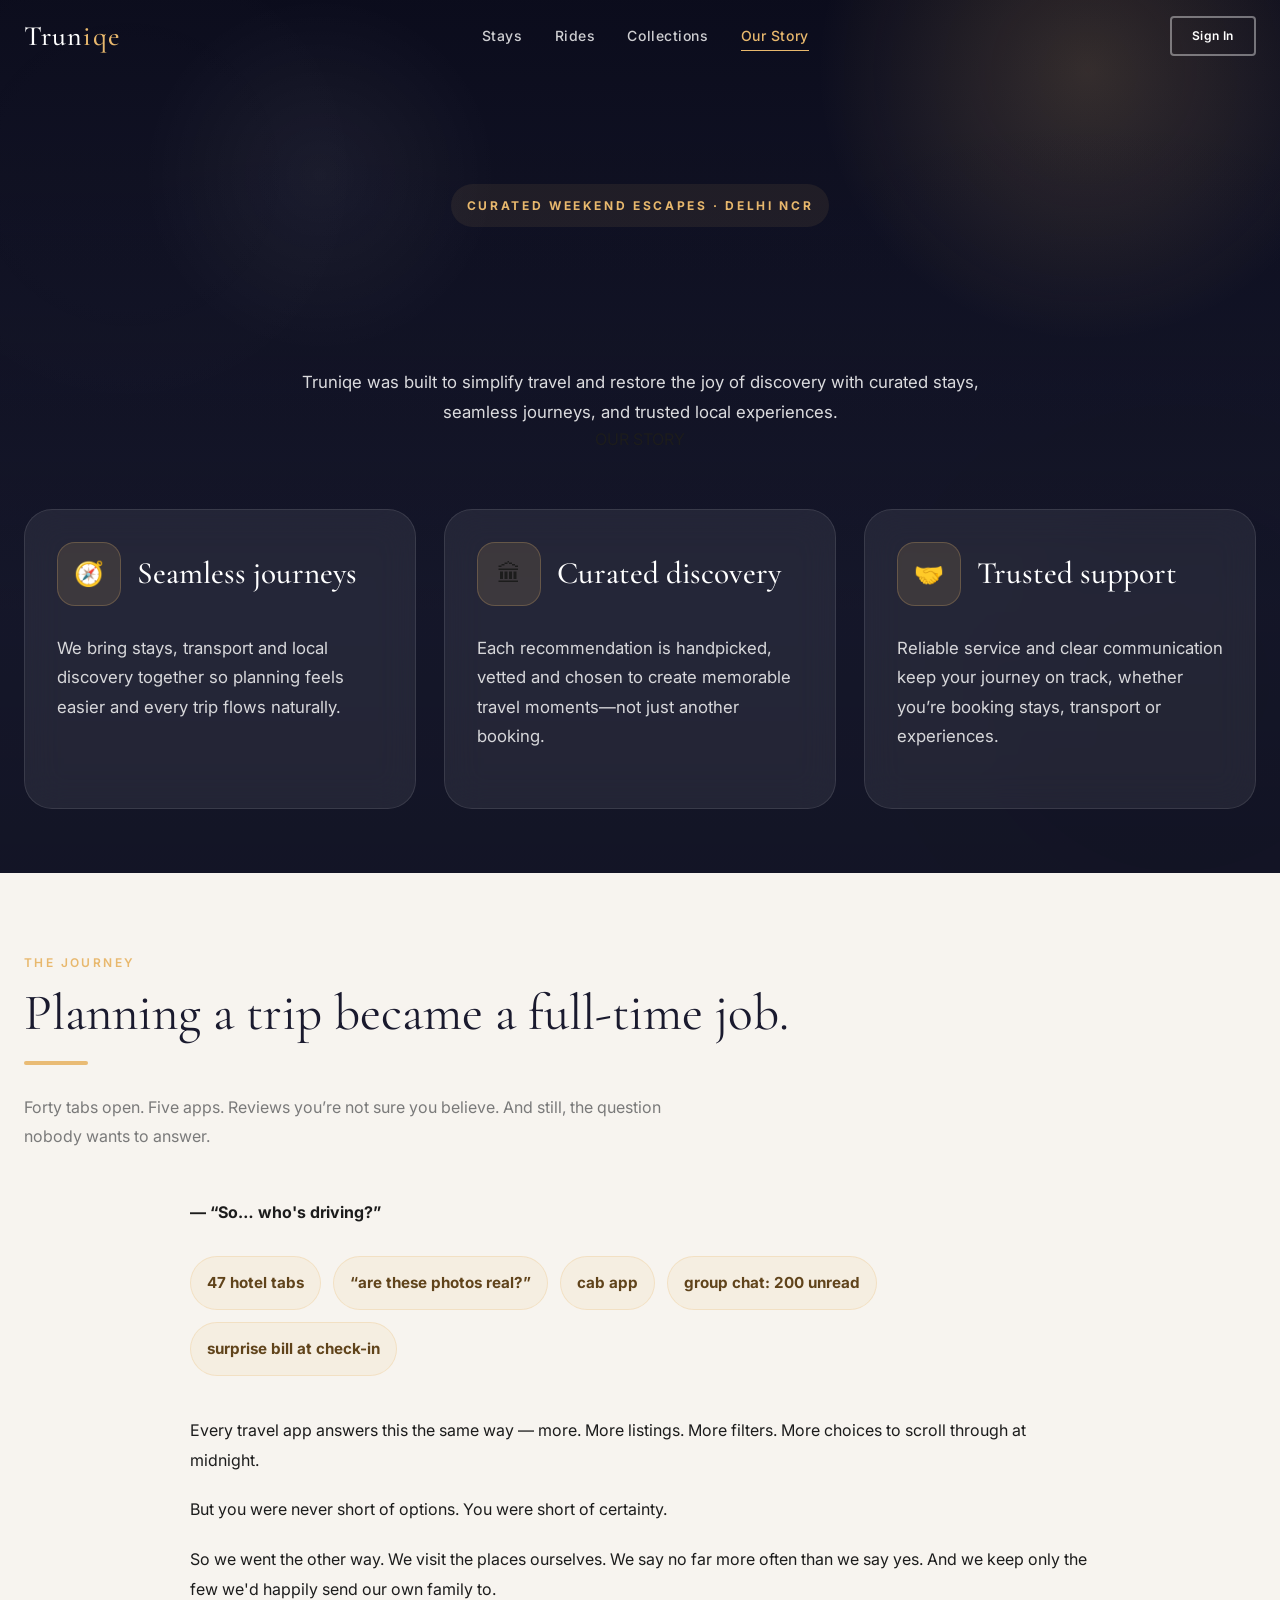
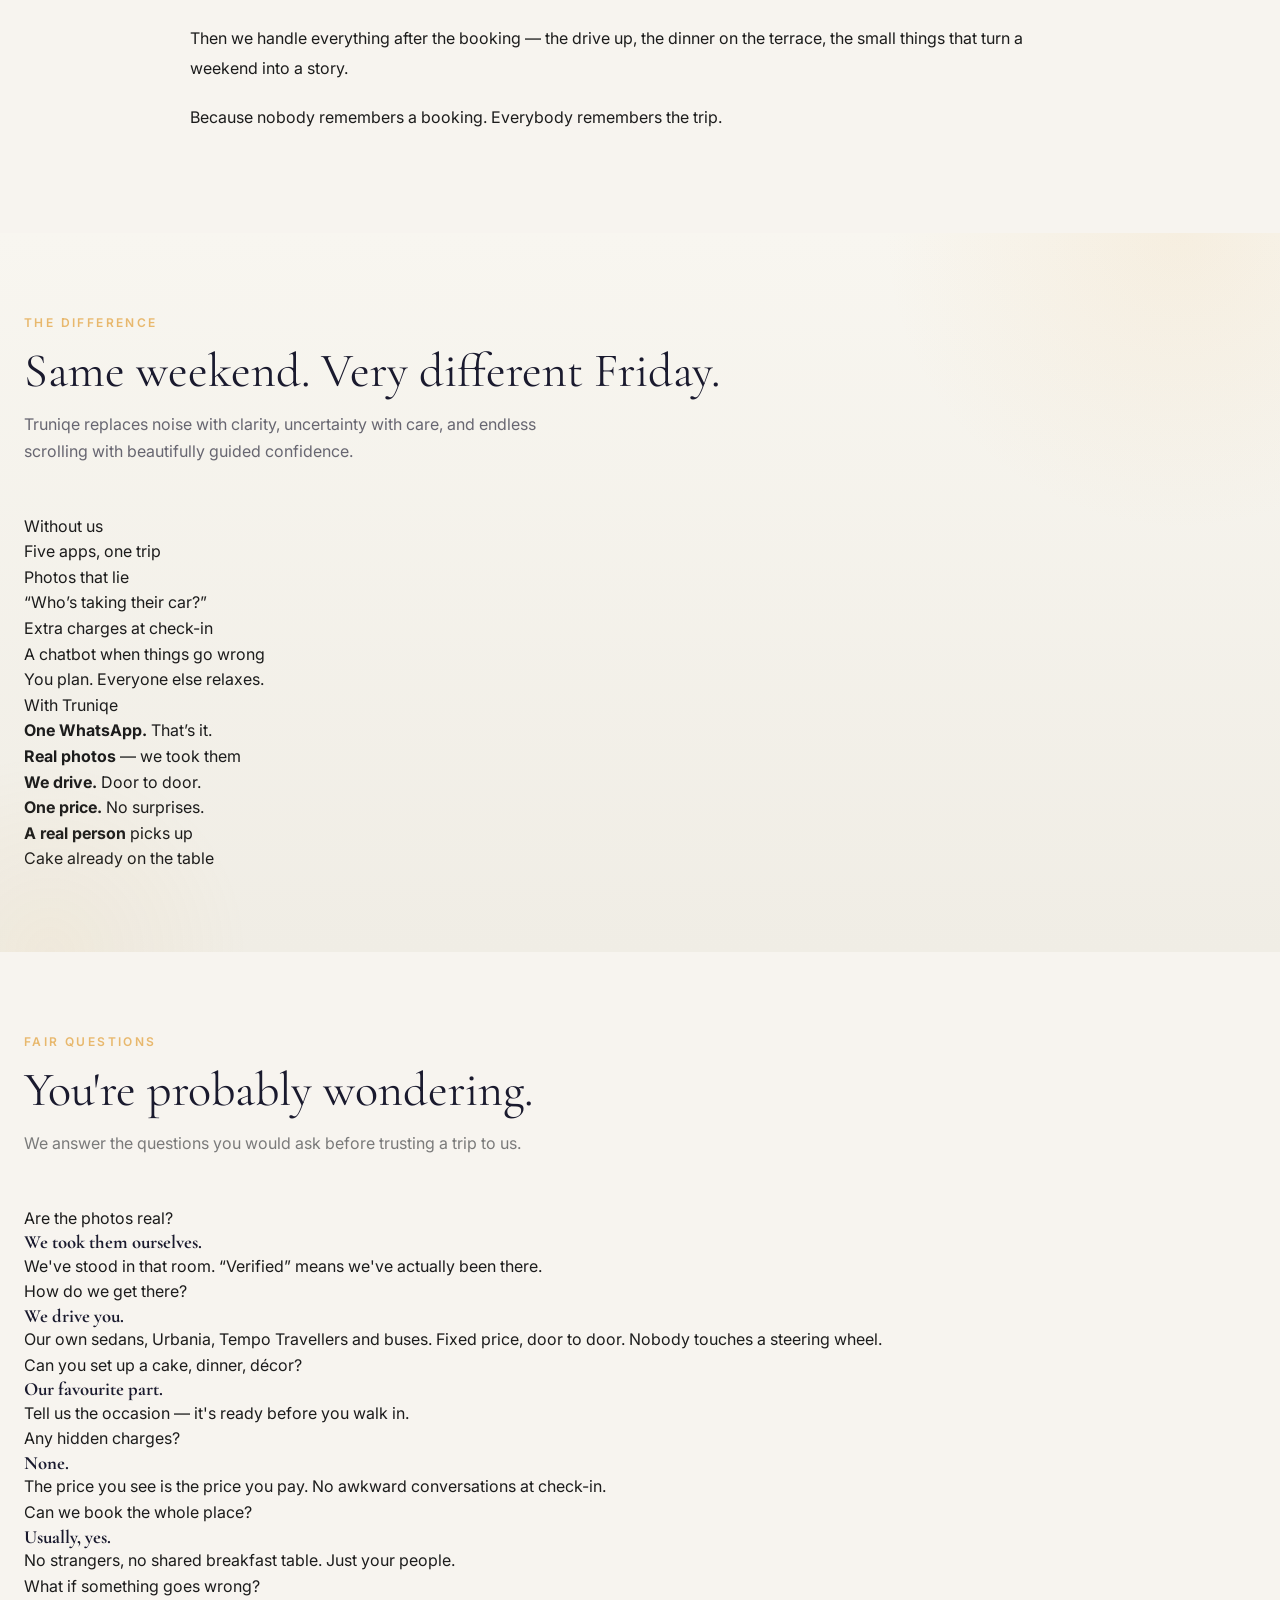
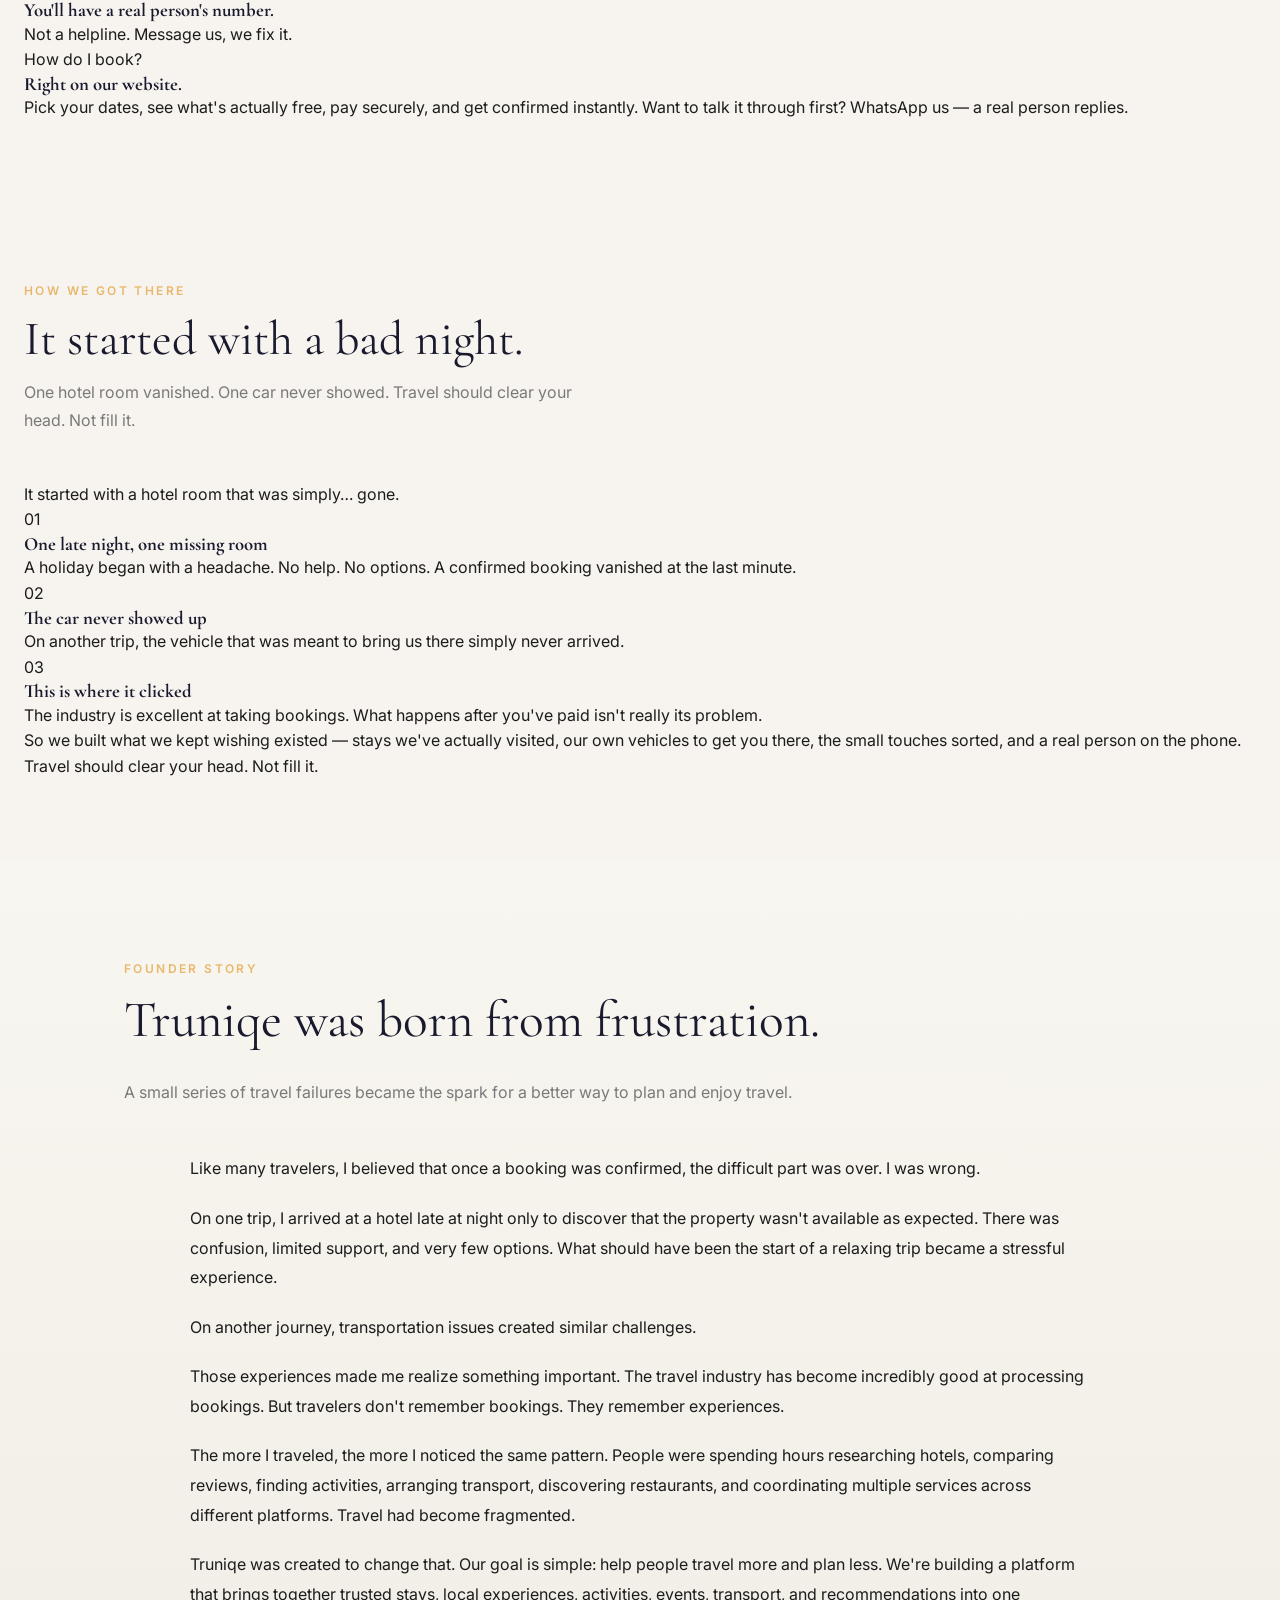
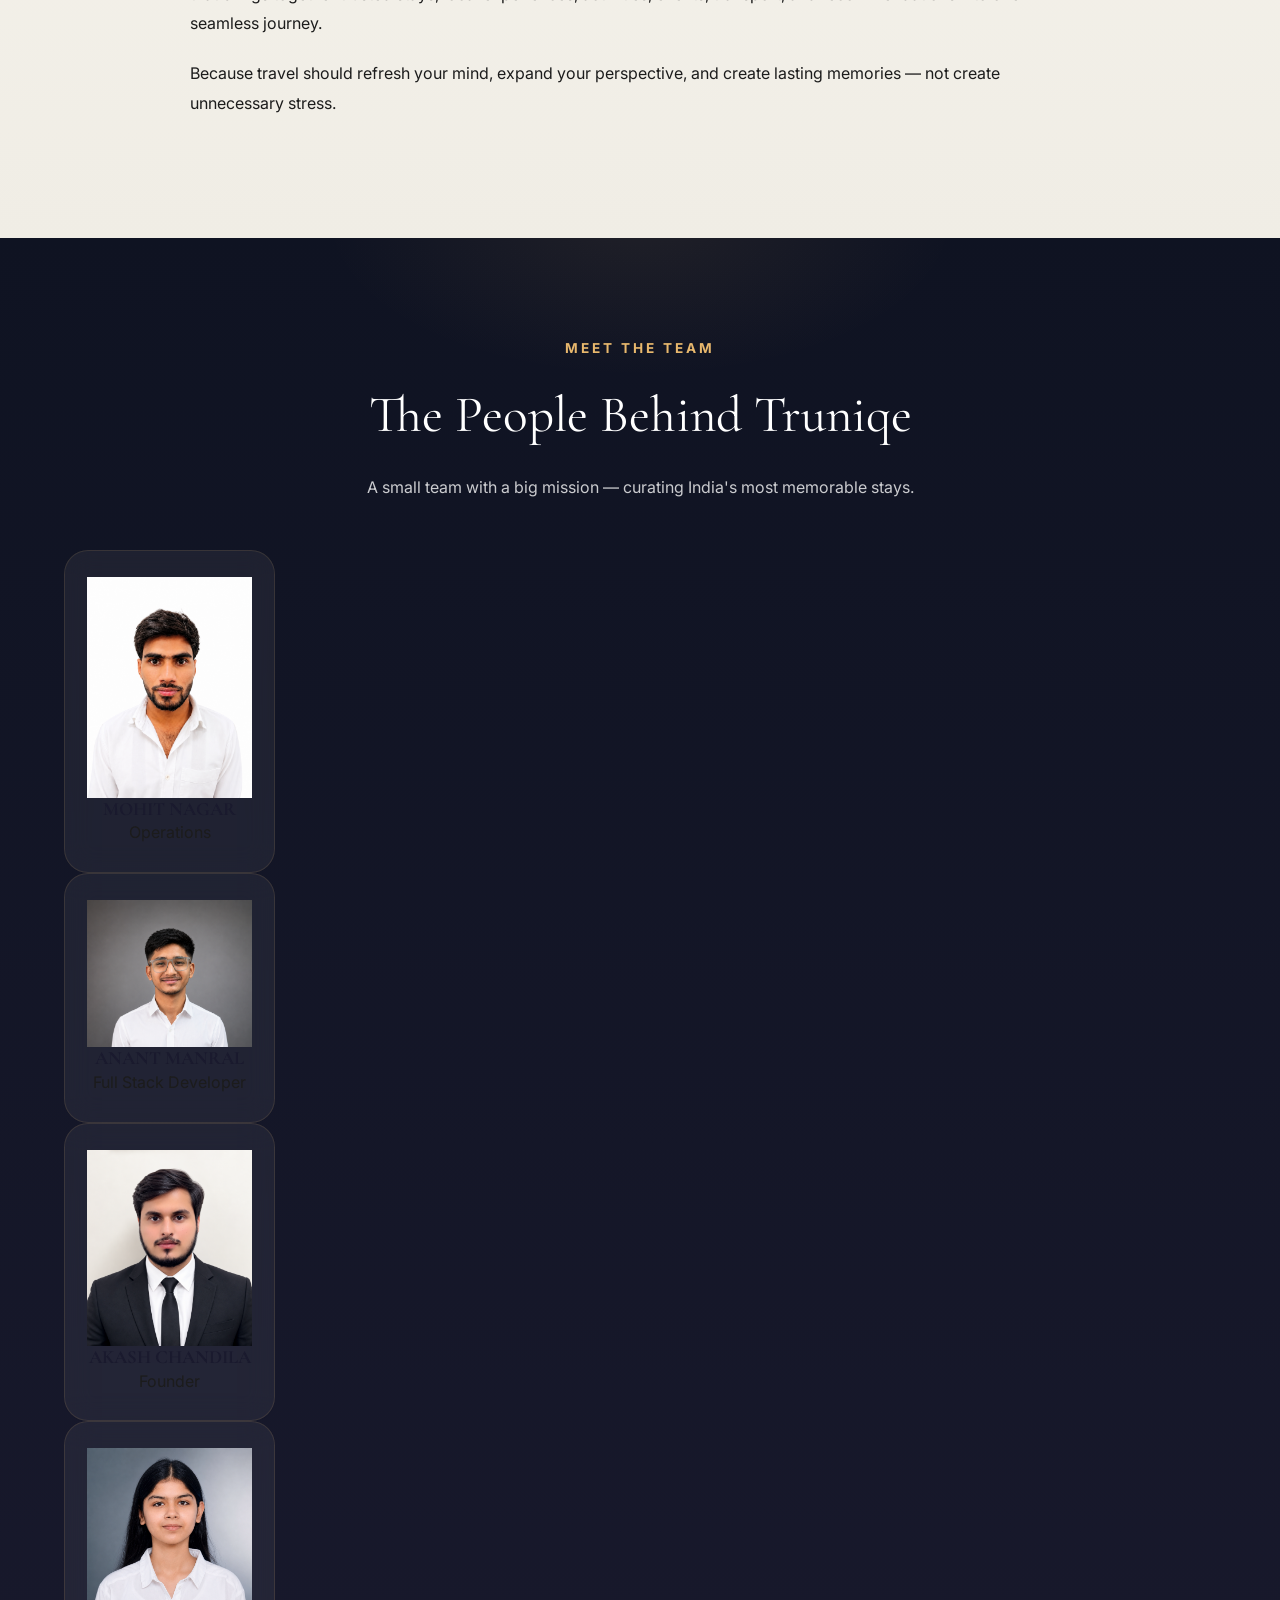
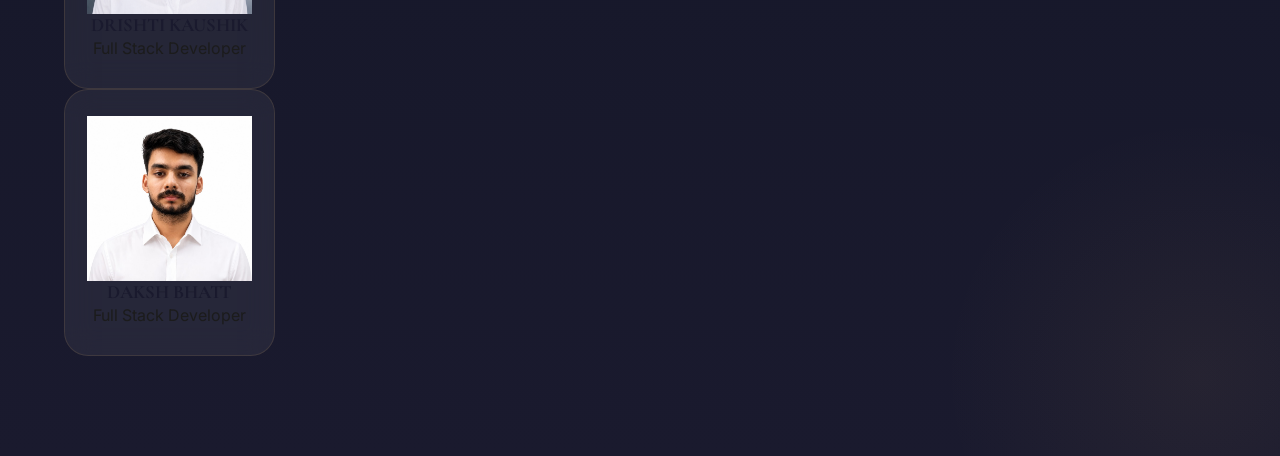
<file: our-story.html>
<!doctype html>
<html lang="en">
  <head>
    <meta charset="UTF-8" />
    <meta name="viewport" content="width=device-width, initial-scale=1.0" />
    <title>Our Story — Truniqe</title>
    <meta
      name="description"
      content="Truniqe brand story: why we exist, what makes us different, and how we help travelers travel more and plan less."
    />
    <meta property="og:title" content="Our Story — Truniqe" />
    <meta
      property="og:description"
      content="Discover the story behind Truniqe: curated stays, trusted journeys, and seamless travel experiences."
    />
    <link
      rel="icon"
      href="data:image/svg+xml,<svg xmlns='http://www.w3.org/2000/svg' viewBox='0 0 100 100'><text y='.9em' font-size='90'>🏛</text></svg>"
    />
    <link rel="stylesheet" href="css/base.css" />
    <link rel="stylesheet" href="css/components.css" />
    <link rel="stylesheet" href="css/pages.css" />
  </head>

  <body>
    <nav
      class="nav nav-transparent"
      id="main-nav"
      role="navigation"
      aria-label="Main navigation"
    >
      <div class="nav-inner">
        <a href="index.html" class="nav-logo" id="nav-logo"
          >Trun<span>iqe</span></a
        >

        <div class="nav-links">
          <a href="/properties.html" class="nav-link">Stays</a>
          <a href="/rides.html" class="nav-link">Rides</a>
          <a href="/properties.html?tag=Design+%26+Heritage" class="nav-link"
            >Collections</a
          >
          <!--<a href="/index.html#why" class="nav-link">About</a>-->
          <a href="/our-story.html" class="nav-link active">Our Story</a>
          <span id="nav-admin-link" style="display: none">
            <a href="/dashboard/admin/index.html" class="nav-link">Admin</a>
          </span>
        </div>

        <div class="nav-actions">
          <a
            href="/auth.html"
            class="btn btn-secondary btn-sm"
            id="nav-auth-btn"
            >Sign In</a
          >
          <button class="nav-hamburger" id="nav-hamburger" aria-label="Menu">
            <span></span><span></span><span></span>
          </button>
        </div>
      </div>
    </nav>

    <div
      class="nav-mobile"
      id="nav-mobile"
      role="dialog"
      aria-label="Mobile navigation"
    >
      <a href="/properties.html" class="nav-link">Stays</a>
      <a href="/rides.html" class="nav-link">Rides</a>
      <a href="/properties.html?tag=Design+%26+Heritage" class="nav-link"
        >Collections</a
      >
      <!--<a href="/index.html#why" class="nav-link">About</a>-->
      <a href="/our-story.html" class="nav-link active">Our Story</a>
      <a
        href="/auth.html"
        class="btn btn-primary btn-sm"
        id="mobile-auth-btn"
        style="margin-top: 8px"
        >Sign In</a
      >
    </div>

    <header class="page-header story-hero">
      <div class="page-header-content">
        <p class="eyebrow page-header-eyebrow">CURATED WEEKEND ESCAPES · DELHI NCR</p>
        <h1 class="page-header-title">
          <span class="story-title-rotator">
            <span class="story-title-slide story-slide-1">Travel more.</span>
            <span class="story-title-slide story-slide-2">Plan less.</span>
            <span class="story-title-slide story-slide-3">Remember more.</span>
          </span>
        </h1>
        <p class="page-header-sub">
          Truniqe was built to simplify travel and restore the joy of discovery
          with curated stays, seamless journeys, and trusted local experiences.
        </p>
        <p class="page-header-meta">OUR STORY</p>
      </div>

      <div class="container story-hero-points">
        <div class="story-points-grid">
          <article class="story-point-card observe-scroll">
            <div class="story-point-heading">
              <div class="story-point-icon">🧭</div>
              <h3>Seamless journeys</h3>
            </div>
            <p>
              We bring stays, transport and local discovery together so planning
              feels easier and every trip flows naturally.
            </p>
          </article>
          <article class="story-point-card observe-scroll">
            <div class="story-point-heading">
              <div class="story-point-icon">🏛</div>
              <h3>Curated discovery</h3>
            </div>
            <p>
              Each recommendation is handpicked, vetted and chosen to create
              memorable travel moments—not just another booking.
            </p>
          </article>
          <article class="story-point-card observe-scroll">
            <div class="story-point-heading">
              <div class="story-point-icon">🤝</div>
              <h3>Trusted support</h3>
            </div>
            <p>
              Reliable service and clear communication keep your journey on
              track, whether you’re booking stays, transport or experiences.
            </p>
          </article>
        </div>
      </div>
    </header>

    <main>
      <section class="section journey-section">
        <div class="container">
          <div class="section-header observe-scroll">
            <p class="eyebrow">The Journey</p>
            <h2 class="section-title">Planning a trip became a full-time job.</h2>
            <p class="section-subtitle">
              Forty tabs open. Five apps. Reviews you’re not sure you believe.
              And still, the question nobody wants to answer.
            </p>
          </div>

          <div class="story-content journey-story observe-scroll" data-animation="fade-in-up">
            <p>
              <strong>— “So… who's driving?”</strong>
            </p>
            <div class="story-tags">
              <span class="story-tag">47 hotel tabs</span>
              <span class="story-tag">“are these photos real?”</span>
              <span class="story-tag">cab app</span>
              <span class="story-tag">group chat: 200 unread</span>
              <span class="story-tag">surprise bill at check-in</span>
            </div>
            <p>
              Every travel app answers this the same way — more. More listings.
              More filters. More choices to scroll through at midnight.
            </p>
            <p class="story-emphasis">
              But you were never short of options. You were short of certainty.
            </p>
            <p>
              So we went the other way. We visit the places ourselves. We say no
              far more often than we say yes. And we keep only the few we'd happily
              send our own family to.
            </p>
            <p>
              Then we handle everything after the booking — the drive up, the dinner
              on the terrace, the small things that turn a weekend into a story.
            </p>
            <p class="story-emphasis">
              Because nobody remembers a booking. Everybody remembers the trip.
            </p>
          </div>

        </div>
      </section>

      <section class="section difference-section">
        <div class="container">
          <div class="section-header observe-scroll">
            <p class="eyebrow">The Difference</p>
            <h2 class="section-title">Same weekend. Very different Friday.</h2>
            <p class="section-subtitle">
              Truniqe replaces noise with clarity, uncertainty with care, and endless
              scrolling with beautifully guided confidence.
            </p>
          </div>

          <div class="difference-frame observe-scroll" data-animation="fade-in-up">
            <div class="difference-panel difference-panel--before observe-scroll" data-animation="zoom-in">
              <div class="difference-panel-title">Without us</div>
              <div class="difference-list">
                <div class="difference-item">Five apps, one trip</div>
                <div class="difference-item">Photos that lie</div>
                <div class="difference-item">“Who’s taking their car?”</div>
                <div class="difference-item">Extra charges at check-in</div>
                <div class="difference-item">A chatbot when things go wrong</div>
                <div class="difference-item">You plan. Everyone else relaxes.</div>
              </div>
            </div>

            <div class="difference-panel difference-panel--after observe-scroll" data-animation="zoom-in">
              <div class="difference-panel-title">With Truniqe</div>
              <div class="difference-list difference-list--highlight">
                <div class="difference-item"><strong>One WhatsApp.</strong> That’s it.</div>
                <div class="difference-item"><strong>Real photos</strong> — we took them</div>
                <div class="difference-item"><strong>We drive.</strong> Door to door.</div>
                <div class="difference-item"><strong>One price.</strong> No surprises.</div>
                <div class="difference-item"><strong>A real person</strong> picks up</div>
                <div class="difference-item">Cake already on the table</div>
              </div>
            </div>
          </div>
        </div>
      </section>

      <section class="section fair-questions-section">
        <div class="container">
          <div class="section-header observe-scroll">
            <p class="eyebrow">Fair Questions</p>
            <h2 class="section-title observe-scroll">You're probably wondering.</h2>
            <p class="section-subtitle">
              We answer the questions you would ask before trusting a trip to us.
            </p>
          </div>

          <div class="question-list">
            <article class="question-card question-card--left observe-scroll" data-animation="fade-in-left">
              <div class="question-card-inner">
                <div class="question-card-tag">Are the photos real?</div>
                <h3>We took them ourselves.</h3>
                <p>
                  We've stood in that room. “Verified” means we've actually been there.
                </p>
              </div>
            </article>

            <article class="question-card question-card--right observe-scroll" data-animation="fade-in-right">
              <div class="question-card-inner">
                <div class="question-card-tag">How do we get there?</div>
                <h3>We drive you.</h3>
                <p>
                  Our own sedans, Urbania, Tempo Travellers and buses. Fixed price,
                  door to door. Nobody touches a steering wheel.
                </p>
              </div>
            </article>

            <article class="question-card question-card--left observe-scroll" data-animation="fade-in-left">
              <div class="question-card-inner">
                <div class="question-card-tag">Can you set up a cake, dinner, décor?</div>
                <h3>Our favourite part.</h3>
                <p>
                  Tell us the occasion — it's ready before you walk in.
                </p>
              </div>
            </article>

            <article class="question-card question-card--right observe-scroll" data-animation="fade-in-right">
              <div class="question-card-inner">
                <div class="question-card-tag">Any hidden charges?</div>
                <h3>None.</h3>
                <p>
                  The price you see is the price you pay. No awkward conversations at check-in.
                </p>
              </div>
            </article>

            <article class="question-card question-card--left observe-scroll" data-animation="fade-in-left">
              <div class="question-card-inner">
                <div class="question-card-tag">Can we book the whole place?</div>
                <h3>Usually, yes.</h3>
                <p>
                  No strangers, no shared breakfast table. Just your people.
                </p>
              </div>
            </article>

            <article class="question-card question-card--right observe-scroll" data-animation="fade-in-right">
              <div class="question-card-inner">
                <div class="question-card-tag">What if something goes wrong?</div>
                <h3>You'll have a real person's number.</h3>
                <p>
                  Not a helpline. Message us, we fix it.
                </p>
              </div>
            </article>

            <article class="question-card question-card--left observe-scroll" data-animation="fade-in-left">
              <div class="question-card-inner">
                <div class="question-card-tag">How do I book?</div>
                <h3>Right on our website.</h3>
                <p>
                  Pick your dates, see what's actually free, pay securely, and get confirmed instantly.
                  Want to talk it through first? WhatsApp us — a real person replies.
                </p>
              </div>
            </article>
          </div>
        </div>
      </section>

      <section class="section timeline-section">
        <div class="container">
          <div class="section-header observe-scroll">
            <p class="eyebrow">How We Got There</p>
            <h2 class="section-title">It started with a bad night.</h2>
            <p class="section-subtitle">
              One hotel room vanished. One car never showed. Travel should clear your head. Not fill it.
            </p>
          </div>

          <div class="timeline-shell">
            <div class="timeline-quote observe-scroll" data-animation="fade-in-left">
              <span>It started with a hotel room that was simply… gone.</span>
            </div>

            <div class="timeline-track">
              <div class="timeline-point observe-scroll" data-animation="fade-in-up" data-animation-delay="100">
                <span class="timeline-marker">01</span>
                <div class="timeline-content">
                  <h3>One late night, one missing room</h3>
                  <p>
                    A holiday began with a headache. No help. No options. A confirmed booking vanished at the last minute.
                  </p>
                </div>
              </div>

              <div class="timeline-point observe-scroll" data-animation="fade-in-up" data-animation-delay="220">
                <span class="timeline-marker">02</span>
                <div class="timeline-content">
                  <h3>The car never showed up</h3>
                  <p>
                    On another trip, the vehicle that was meant to bring us there simply never arrived.
                  </p>
                </div>
              </div>

              <div class="timeline-point observe-scroll" data-animation="fade-in-up" data-animation-delay="340">
                <span class="timeline-marker">03</span>
                <div class="timeline-content">
                  <h3>This is where it clicked</h3>
                  <p>
                    The industry is excellent at taking bookings. What happens after you've paid isn't really its problem.
                  </p>
                </div>
              </div>
            </div>

            <div class="timeline-highlight observe-scroll" data-animation="scale-in" data-animation-delay="520">
              <p>
                So we built what we kept wishing existed — stays we've actually visited, our own vehicles to get you there,
                the small touches sorted, and a real person on the phone.
              </p>
              <p>Travel should clear your head. Not fill it.</p>
            </div>
          </div>
        </div>
      </section>

      <section class="section bg-white founder-section">
        <div class="container">
          <div class="section-header observe-scroll">
            <p class="eyebrow">Founder Story</p>
            <h2 class="section-title">Truniqe was born from frustration.</h2>
            <p class="section-subtitle">
              A small series of travel failures became the spark for a better
              way to plan and enjoy travel.
            </p>
          </div>

          <div class="story-content observe-scroll">
            <p>
              Like many travelers, I believed that once a booking was confirmed,
              the difficult part was over. I was wrong.
            </p>
            <p>
              On one trip, I arrived at a hotel late at night only to discover
              that the property wasn't available as expected. There was
              confusion, limited support, and very few options. What should have
              been the start of a relaxing trip became a stressful experience.
            </p>
            <p>
              On another journey, transportation issues created similar
              challenges.
            </p>
            <p>
              Those experiences made me realize something important. The travel
              industry has become incredibly good at processing bookings. But
              travelers don't remember bookings. They remember experiences.
            </p>
            <p>
              The more I traveled, the more I noticed the same pattern. People
              were spending hours researching hotels, comparing reviews, finding
              activities, arranging transport, discovering restaurants, and
              coordinating multiple services across different platforms. Travel
              had become fragmented.
            </p>
            <p>
              Truniqe was created to change that. Our goal is simple: help
              people travel more and plan less. We're building a platform that
              brings together trusted stays, local experiences, activities,
              events, transport, and recommendations into one seamless journey.
            </p>
            <p>
              Because travel should refresh your mind, expand your perspective,
              and create lasting memories — not create unnecessary stress.
            </p>
          </div>
        </div>
      </section>

      <!-- ============================================================
         TEAM SECTION — Faces Behind Truniqe
         Dark editorial luxury (Navy + Gold)
============================================================ -->
      <section class="team-section" aria-labelledby="team-heading">
        <div class="team-container">
          <!-- Section Header -->
          <div class="section-header" id="team-header">
            <p class="eyebrow">Meet the Team</p>
            <h2 class="section-title" id="team-heading">
              The People Behind Truniqe
            </h2>
            <p class="section-subtitle">
              A small team with a big mission — curating India's most memorable
              stays.
            </p>
          </div>

          <!-- Team Slider -->
          <div class="team-slider-wrapper">
            <div id="team-viewport" class="team-viewport" tabindex="0" aria-label="Team members carousel">
              <div class="team-track">
                <!-- Team Member 1 -->
                <article class="team-card" data-index="0">
                  <div class="team-image-wrapper">
                    <img
                      src="images/team/mohit.png"
                      alt="MOHIT NAGAR"
                      class="team-image"
                      loading="lazy"
                      onerror="
                        this.style.display = 'none';
                        this.nextElementSibling.style.display = 'flex';
                      "
                    />
                    <div class="team-avatar-fallback" style="display: none">MN</div>
                  </div>
                  <h3 class="team-name">MOHIT NAGAR</h3>
                  <p class="team-role">Operations</p>
                </article>

                <!-- Team Member 2 -->
                <article class="team-card" data-index="1">
                  <div class="team-image-wrapper">
                    <img
                      src="images/team/anant.png"
                      alt="ANANT MANRAL"
                      class="team-image"
                      loading="lazy"
                      onerror="
                        this.style.display = 'none';
                        this.nextElementSibling.style.display = 'flex';
                      "
                    />
                    <div class="team-avatar-fallback" style="display: none">AM</div>
                  </div>
                  <h3 class="team-name">ANANT MANRAL</h3>
                  <p class="team-role">Full Stack Developer</p>
                </article>

                <!-- Team Member 3 — Featured (Center) -->
                <article class="team-card team-card--featured" data-index="2">
                  <div class="team-image-wrapper">
                    <img
                      src="images/team/akash.png"
                      alt="AKASH CHANDILA"
                      class="team-image"
                      loading="lazy"
                      onerror="
                        this.style.display = 'none';
                        this.nextElementSibling.style.display = 'flex';
                      "
                    />
                    <div class="team-avatar-fallback" style="display: none">AC</div>
                  </div>
                  <h3 class="team-name">AKASH CHANDILA</h3>
                  <p class="team-role">Founder</p>
                </article>

                <!-- Team Member 4 -->
                <article class="team-card" data-index="3">
                  <div class="team-image-wrapper">
                    <img
                      src="images/team/drishti.png"
                      alt="DRISHTI KAUSHIK"
                      class="team-image"
                      loading="lazy"
                      onerror="
                        this.style.display = 'none';
                        this.nextElementSibling.style.display = 'flex';
                      "
                    />
                    <div class="team-avatar-fallback" style="display: none">DK</div>
                  </div>
                  <h3 class="team-name">DRISHTI KAUSHIK</h3>
                  <p class="team-role">Full Stack Developer</p>
                </article>

                <!-- Team Member 5 -->
                <article class="team-card" data-index="4">
                  <div class="team-image-wrapper">
                    <img
                      src="images/team/daksh.jpeg"
                      alt="DAKSH BHATT"
                      class="team-image"
                      loading="lazy"
                      onerror="
                        this.style.display = 'none';
                        this.nextElementSibling.style.display = 'flex';
                      "
                    />
                    <div class="team-avatar-fallback" style="display: none">DB</div>
                  </div>
                  <h3 class="team-name">DAKSH BHATT</h3>
                  <p class="team-role">Full Stack Developer</p>
                </article>
              </div>
            </div>
            <div class="team-controls">
              <button id="team-carousel-prev" class="team-arrow team-arrow--prev" type="button" aria-label="Previous team member">‹</button>
              <button id="team-carousel-next" class="team-arrow team-arrow--next" type="button" aria-label="Next team member">›</button>
            </div>
          </div>
        </div>
      </section>
    </main>

    <script>
      document
        .getElementById("nav-hamburger")
        ?.addEventListener("click", function () {
          this.classList.toggle("open");
          document.getElementById("nav-mobile")?.classList.toggle("open");
        });
      document.addEventListener("click", function (event) {
        const mobileMenu = document.getElementById("nav-mobile");
        const hamburger = document.getElementById("nav-hamburger");
        if (!mobileMenu || !hamburger) return;
        if (
          !mobileMenu.contains(event.target) &&
          !hamburger.contains(event.target) &&
          mobileMenu.classList.contains("open")
        ) {
          mobileMenu.classList.remove("open");
          hamburger.classList.remove("open");
        }
      });
      // IntersectionObserver for scroll-triggered animations
      (function () {
        if (window.matchMedia("(prefers-reduced-motion: reduce)").matches)
          return;
        const els = document.querySelectorAll(".observe-scroll");
        if (!els.length) return;
        const io = new IntersectionObserver(
          (entries, obs) => {
            entries.forEach((entry) => {
              if (entry.isIntersecting) {
                const animation = entry.target.dataset.animation || "fade-in-up";
                entry.target.classList.add(`animate-${animation}`);
                const delay = parseInt(entry.target.dataset.animationDelay, 10);
                if (!Number.isNaN(delay)) {
                  entry.target.style.animationDelay = `${delay}ms`;
                }
                obs.unobserve(entry.target);
              }
            });
          },
          { root: null, rootMargin: "0px 0px -8% 0px", threshold: 0.12 },
        );
        els.forEach((el, i) => {
          // small stagger via CSS variable if desired
          el.style.animationDelay = i * 90 + "ms";
          io.observe(el);
        });
      })();

      // simple nav background toggle on scroll to match other pages
      (function () {
        const nav = document.getElementById("main-nav");
        const onScroll = () => {
          if (!nav) return;
          if (window.scrollY > 64) nav.classList.add("nav-solid");
          else nav.classList.remove("nav-solid");
        };
        onScroll();
        window.addEventListener("scroll", onScroll, { passive: true });
      })();
    </script>

    <!-- Team section animations -->
    <script src="js/team.js"></script>
  </body>
</html>
</file>
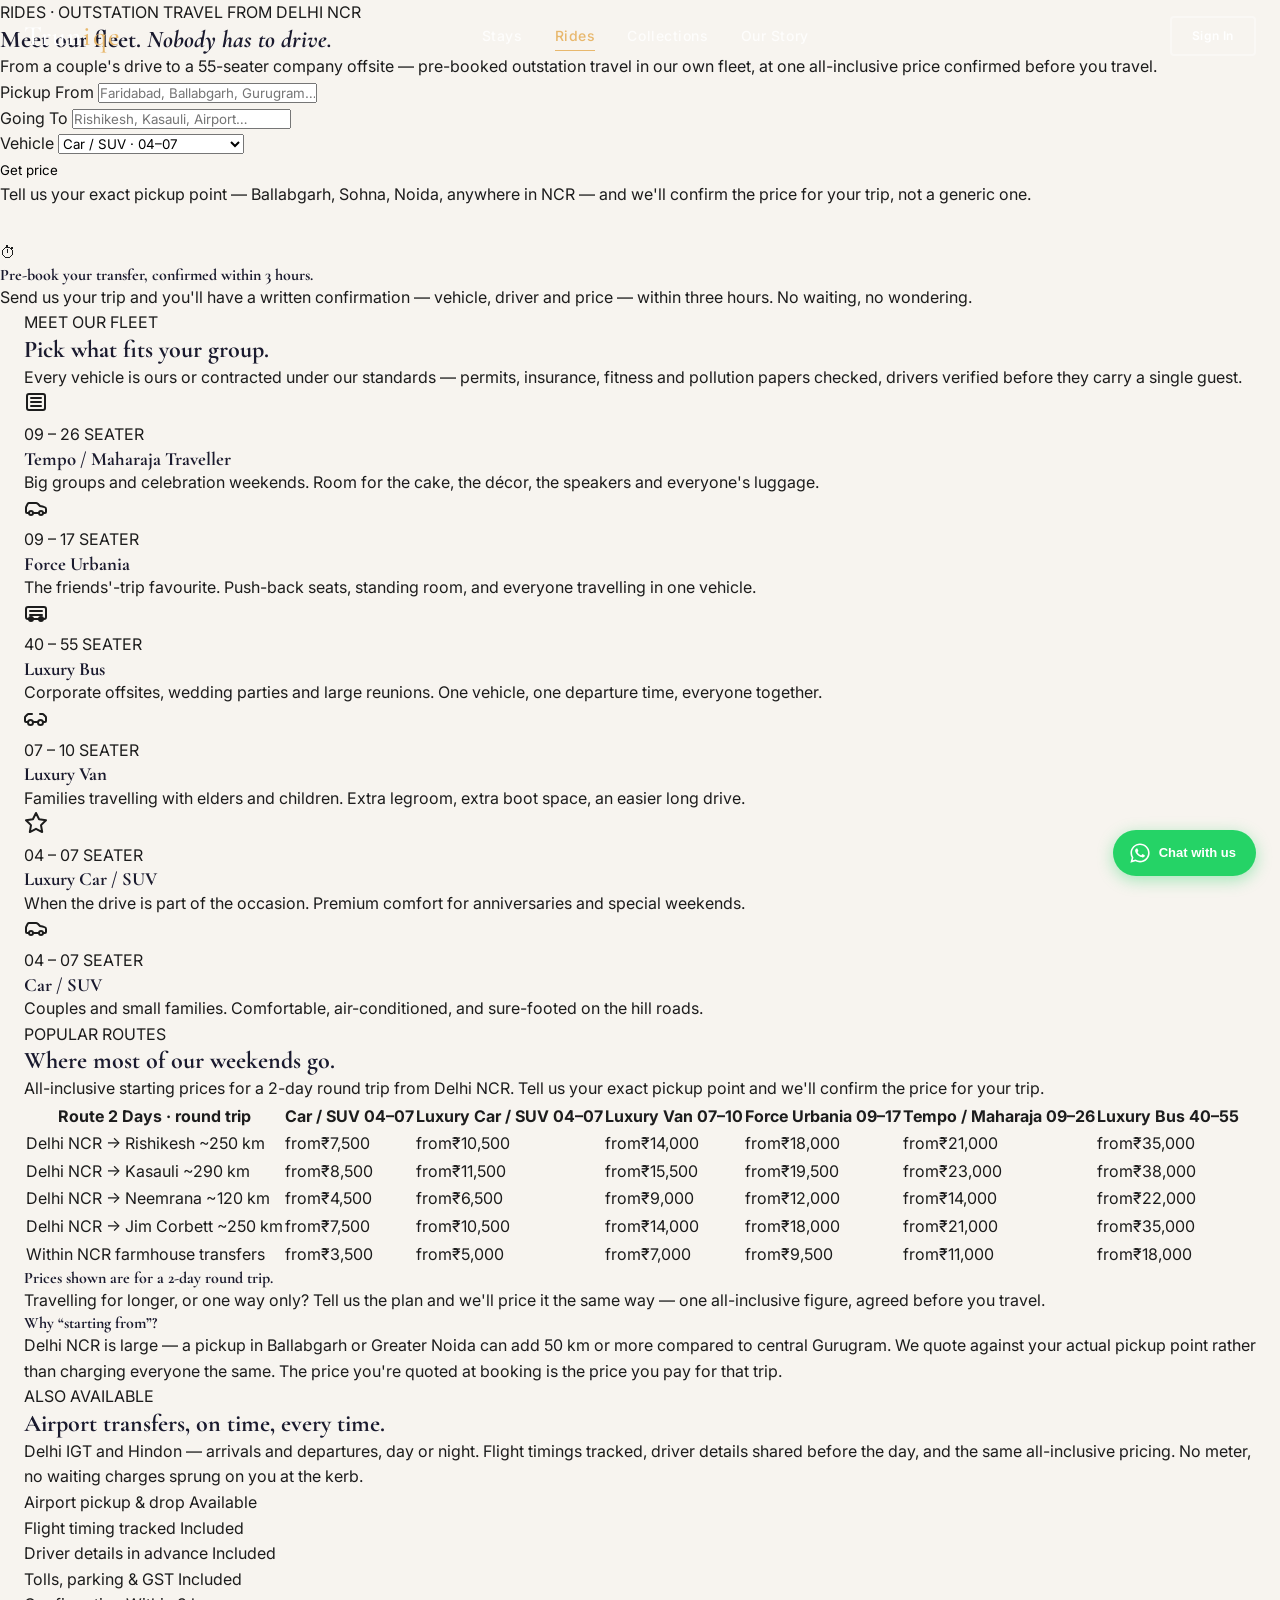
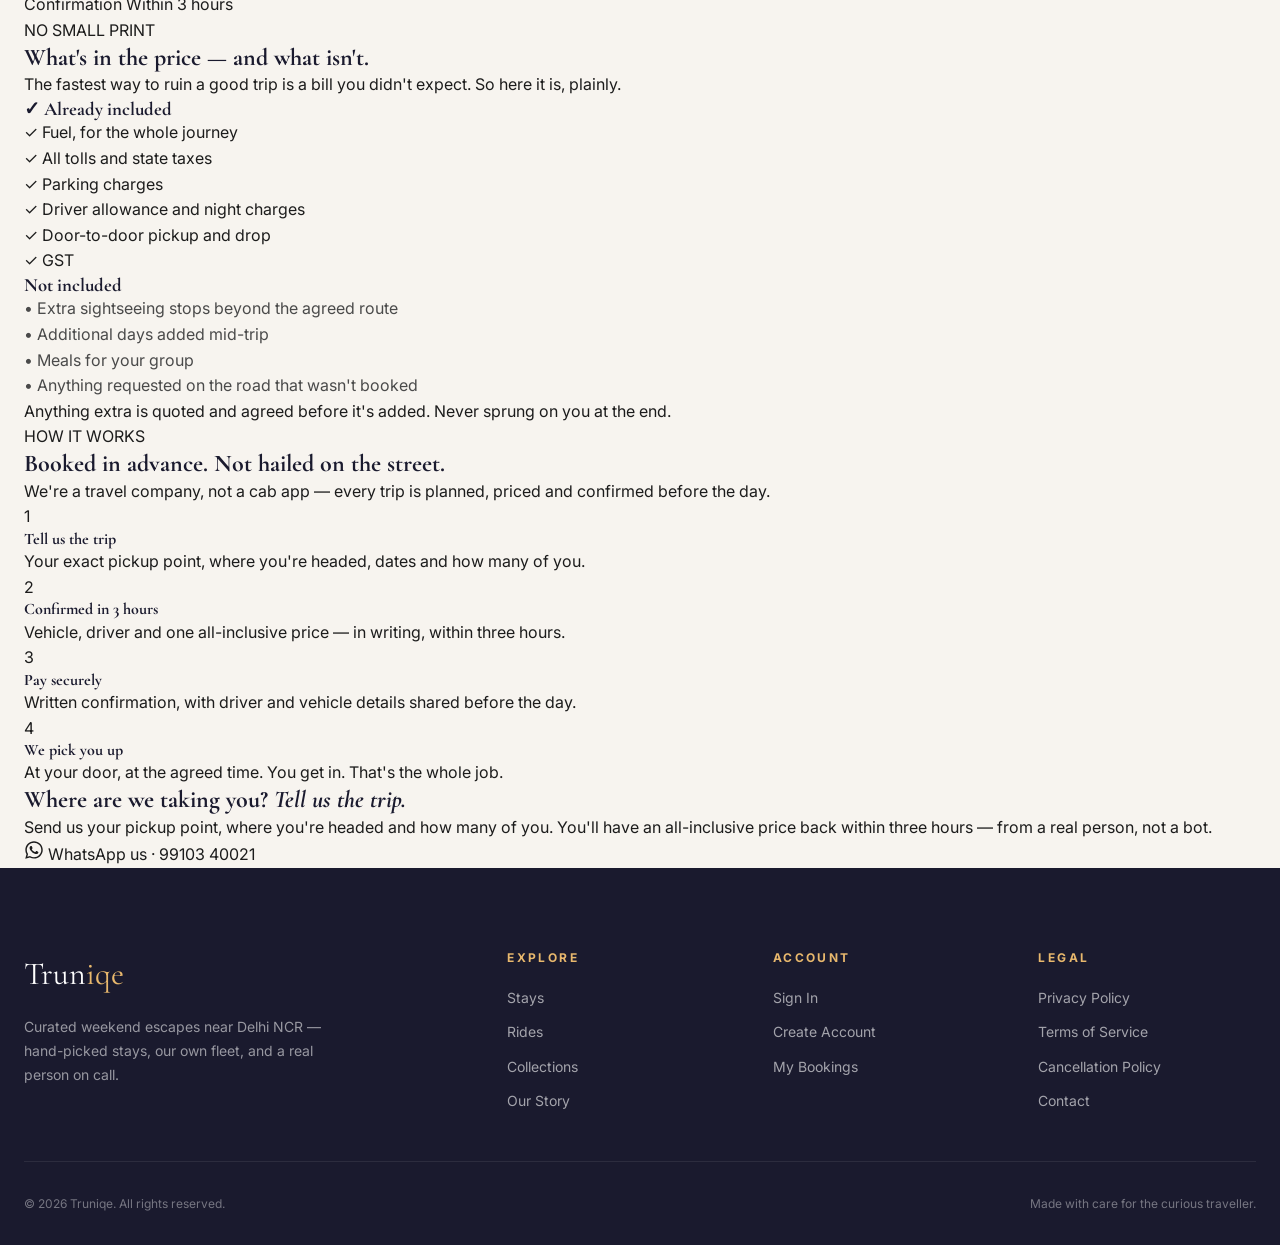
<file: rides.html>
<!doctype html>
<html lang="en">
  <head>
    <meta charset="UTF-8" />
    <meta name="viewport" content="width=device-width, initial-scale=1.0" />
    <title>Rides — Outstation Fleet & Travel | Truniqe</title>
    <meta
      name="description"
      content="Pre-booked outstation travel from Delhi NCR in our own verified fleet. All-inclusive pricing, zero hidden charges, confirmed within 3 hours."
    />
    <meta property="og:title" content="Rides — Outstation Fleet & Travel | Truniqe" />
    <meta
      property="og:description"
      content="From couples' weekend getaways to 55-seater corporate offsites — pre-booked outstation travel in our own fleet."
    />
    <link
      rel="icon"
      href="data:image/svg+xml,<svg xmlns='http://www.w3.org/2000/svg' viewBox='0 0 100 100'><text y='.9em' font-size='90'>🚘</text></svg>"
    />
    <link rel="stylesheet" href="/css/base.css" />
    <link rel="stylesheet" href="/css/components.css" />
    <link rel="stylesheet" href="/css/pages.css" />
  </head>

  <body>
    <!-- ===================== NAVIGATION ===================== -->
    <nav
      class="nav nav-transparent"
      id="main-nav"
      role="navigation"
      aria-label="Main navigation"
    >
      <div class="nav-inner">
        <a href="index.html" class="nav-logo" id="nav-logo"
          >Trun<span>iqe</span></a
        >

        <div class="nav-links">
          <a href="/properties.html" class="nav-link">Stays</a>
          <a href="/rides.html" class="nav-link active">Rides</a>
          <a href="/properties.html?tag=Design+%26+Heritage" class="nav-link"
            >Collections</a
          >
          <a href="/our-story.html" class="nav-link">Our Story</a>
          <span id="nav-admin-link" style="display: none">
            <a href="/dashboard/admin/index.html" class="nav-link">Admin</a>
          </span>
        </div>

        <div class="nav-actions">
          <a
            href="/auth.html"
            class="btn btn-secondary btn-sm"
            id="nav-auth-btn"
            >Sign In</a
          >

          <div
            id="nav-user-menu"
            style="
              display: none;
              position: relative;
              align-items: center;
              gap: var(--sp-3);
            "
          >
            <a
              href="/dashboard/index.html"
              class="nav-link"
              style="color: rgba(255, 255, 255, 0.8)"
              >My Bookings</a
            >
            <div
              class="nav-avatar-placeholder"
              id="nav-user-avatar"
              onclick="
                document
                  .getElementById('nav-user-dropdown')
                  .classList.toggle('open')
              "
            >
              <span id="nav-user-initial">U</span>
            </div>
            <div
              id="nav-user-dropdown"
              style="
                display: none;
                position: absolute;
                top: 100%;
                right: 0;
                margin-top: 8px;
                background: white;
                border-radius: 12px;
                box-shadow: var(--shadow-lg);
                padding: 8px 0;
                min-width: 160px;
                z-index: 100;
              "
            >
              <a
                href="/dashboard/index.html"
                style="
                  display: block;
                  padding: 8px 16px;
                  color: var(--navy);
                  text-decoration: none;
                  font-size: 14px;
                "
                >My Dashboard</a
              >
              <a
                href="#"
                id="nav-logout-btn"
                style="
                  display: block;
                  padding: 8px 16px;
                  color: var(--error);
                  text-decoration: none;
                  font-size: 14px;
                "
                >Sign Out</a
              >
            </div>
          </div>

          <button class="nav-hamburger" id="nav-hamburger" aria-label="Menu">
            <span></span><span></span><span></span>
          </button>
        </div>
      </div>
    </nav>

    <!-- Mobile Nav -->
    <div
      class="nav-mobile"
      id="nav-mobile"
      role="dialog"
      aria-label="Mobile navigation"
    >
      <a href="/properties.html" class="nav-link">Stays</a>
      <a href="/rides.html" class="nav-link active">Rides</a>
      <a href="/properties.html?tag=Design+%26+Heritage" class="nav-link"
        >Collections</a
      >
      <a href="/our-story.html" class="nav-link">Our Story</a>
      <a
        href="/auth.html"
        class="btn btn-primary btn-sm"
        id="mobile-auth-btn"
        style="margin-top: 8px"
        >Sign In</a
      >
    </div>

    <!-- ===================== HERO SECTION ===================== -->
    <section class="rides-hero">
      <div class="rides-hero-inner">
        <span class="rides-eyebrow">RIDES · OUTSTATION TRAVEL FROM DELHI NCR</span>
        <h1 class="rides-hero-title">
          Meet our fleet.
          <em>Nobody has to drive.</em>
        </h1>
        <p class="rides-hero-desc">
          From a couple's drive to a 55-seater company offsite — pre-booked outstation travel in our own fleet, at one all-inclusive price confirmed before you travel.
        </p>

        <!-- Search / Quote Card -->
        <div class="rides-search-card">
          <form id="rides-quote-form" onsubmit="handleRidesQuote(event)">
            <div class="rides-search-grid">
              <div class="rides-input-group">
                <label class="rides-input-label" for="pickup-from">Pickup From</label>
                <input
                  type="text"
                  id="pickup-from"
                  class="rides-input"
                  placeholder="Faridabad, Ballabgarh, Gurugram…"
                  required
                />
              </div>

              <div class="rides-input-group">
                <label class="rides-input-label" for="going-to">Going To</label>
                <input
                  type="text"
                  id="going-to"
                  class="rides-input"
                  placeholder="Rishikesh, Kasauli, Airport…"
                  required
                />
              </div>

              <div class="rides-input-group">
                <label class="rides-input-label" for="vehicle-type">Vehicle</label>
                <select id="vehicle-type" class="rides-select" required>
                  <option value="Car / SUV (04–07 Seater)">Car / SUV · 04–07</option>
                  <option value="Luxury Car / SUV (04–07 Seater)">Luxury Car / SUV · 04–07</option>
                  <option value="Luxury Van (07–10 Seater)">Luxury Van · 07–10</option>
                  <option value="Force Urbania (09–17 Seater)">Force Urbania · 09–17</option>
                  <option value="Tempo / Maharaja (09–26 Seater)">Tempo / Maharaja · 09–26</option>
                  <option value="Luxury Bus (40–55 Seater)">Luxury Bus · 40–55</option>
                </select>
              </div>

              <button type="submit" class="btn-rides-search">Get price</button>
            </div>
          </form>
        </div>

        <p class="rides-search-note">
          Tell us your exact pickup point — Ballabgarh, Sohna, Noida, anywhere in NCR — and we'll confirm the price for your trip, not a generic one.
        </p>

        <!-- Notice Box -->
        <div class="rides-notice-box" style="margin-top: 32px;">
          <div class="rides-notice-icon">⏱</div>
          <div class="rides-notice-content">
            <h4>Pre-book your transfer, confirmed within 3 hours.</h4>
            <p>
              Send us your trip and you'll have a written confirmation — vehicle, driver and price — within three hours. No waiting, no wondering.
            </p>
          </div>
        </div>
      </div>
    </section>

    <!-- ===================== MEET OUR FLEET ===================== -->
    <section class="rides-section rides-section-surface" id="fleet">
      <div class="container">
        <div class="rides-section-header">
          <span class="rides-section-eyebrow">MEET OUR FLEET</span>
          <h2 class="rides-section-title">Pick what fits your group.</h2>
          <p class="rides-section-sub">
            Every vehicle is ours or contracted under our standards — permits, insurance, fitness and pollution papers checked, drivers verified before they carry a single guest.
          </p>
        </div>

        <div class="rides-fleet-grid">
          <!-- Card 1 -->
          <div class="rides-fleet-card">
            <div class="rides-fleet-icon">
              <svg width="24" height="24" viewBox="0 0 24 24" fill="none" stroke="currentColor" stroke-width="2" stroke-linecap="round" stroke-linejoin="round"><rect x="3" y="4" width="18" height="16" rx="2"/><path d="M7 8h10"/><path d="M7 12h10"/><path d="M7 16h10"/></svg>
            </div>
            <span class="rides-fleet-badge">09 – 26 SEATER</span>
            <h3 class="rides-fleet-title">Tempo / Maharaja Traveller</h3>
            <p class="rides-fleet-desc">
              Big groups and celebration weekends. Room for the cake, the décor, the speakers and everyone's luggage.
            </p>
          </div>

          <!-- Card 2 -->
          <div class="rides-fleet-card">
            <div class="rides-fleet-icon">
              <svg width="24" height="24" viewBox="0 0 24 24" fill="none" stroke="currentColor" stroke-width="2" stroke-linecap="round" stroke-linejoin="round"><path d="M19 17h2c.6 0 1-.4 1-1v-3c0-.9-.7-1.7-1.5-1.9C18.7 10.6 16 10 16 10s-1.3-1.4-2.2-2.3c-.5-.4-1.1-.7-1.8-.7H5c-.6 0-1.1.4-1.4.9l-1.4 2.9A3.7 3.7 0 0 0 2 12v4c0 .6.4 1 1 1h2"/><circle cx="7" cy="17" r="2"/><path d="M9 17h6"/><circle cx="17" cy="17" r="2"/></svg>
            </div>
            <span class="rides-fleet-badge">09 – 17 SEATER</span>
            <h3 class="rides-fleet-title">Force Urbania</h3>
            <p class="rides-fleet-desc">
              The friends'-trip favourite. Push-back seats, standing room, and everyone travelling in one vehicle.
            </p>
          </div>

          <!-- Card 3 -->
          <div class="rides-fleet-card">
            <div class="rides-fleet-icon">
              <svg width="24" height="24" viewBox="0 0 24 24" fill="none" stroke="currentColor" stroke-width="2" stroke-linecap="round" stroke-linejoin="round"><rect x="2" y="6" width="20" height="12" rx="2"/><circle cx="7" cy="18" r="2"/><circle cx="17" cy="18" r="2"/><path d="M6 10h12"/><path d="M6 14h12"/></svg>
            </div>
            <span class="rides-fleet-badge">40 – 55 SEATER</span>
            <h3 class="rides-fleet-title">Luxury Bus</h3>
            <p class="rides-fleet-desc">
              Corporate offsites, wedding parties and large reunions. One vehicle, one departure time, everyone together.
            </p>
          </div>

          <!-- Card 4 -->
          <div class="rides-fleet-card">
            <div class="rides-fleet-icon">
              <svg width="24" height="24" viewBox="0 0 24 24" fill="none" stroke="currentColor" stroke-width="2" stroke-linecap="round" stroke-linejoin="round"><path d="M14 16H9m10 0h2a1 1 0 0 0 1-1v-3.5a1.5 1.5 0 0 0-.44-1.06l-2-2A1.5 1.5 0 0 0 18.5 8H16M4 16H2a1 1 0 0 1-1-1v-3.5a1.5 1.5 0 0 1 .44-1.06l2-2A1.5 1.5 0 0 1 4.5 8H8"/><circle cx="6.5" cy="16.5" r="2.5"/><circle cx="16.5" cy="16.5" r="2.5"/></svg>
            </div>
            <span class="rides-fleet-badge">07 – 10 SEATER</span>
            <h3 class="rides-fleet-title">Luxury Van</h3>
            <p class="rides-fleet-desc">
              Families travelling with elders and children. Extra legroom, extra boot space, an easier long drive.
            </p>
          </div>

          <!-- Card 5 -->
          <div class="rides-fleet-card">
            <div class="rides-fleet-icon">
              <svg width="24" height="24" viewBox="0 0 24 24" fill="none" stroke="currentColor" stroke-width="2" stroke-linecap="round" stroke-linejoin="round"><polygon points="12 2 15.09 8.26 22 9.27 17 14.14 18.18 21.02 12 17.77 5.82 21.02 7 14.14 2 9.27 8.91 8.26 12 2"/></svg>
            </div>
            <span class="rides-fleet-badge">04 – 07 SEATER</span>
            <h3 class="rides-fleet-title">Luxury Car / SUV</h3>
            <p class="rides-fleet-desc">
              When the drive is part of the occasion. Premium comfort for anniversaries and special weekends.
            </p>
          </div>

          <!-- Card 6 -->
          <div class="rides-fleet-card">
            <div class="rides-fleet-icon">
              <svg width="24" height="24" viewBox="0 0 24 24" fill="none" stroke="currentColor" stroke-width="2" stroke-linecap="round" stroke-linejoin="round"><path d="M19 17h2c.6 0 1-.4 1-1v-3c0-.9-.7-1.7-1.5-1.9C18.7 10.6 16 10 16 10s-1.3-1.4-2.2-2.3c-.5-.4-1.1-.7-1.8-.7H5c-.6 0-1.1.4-1.4.9l-1.4 2.9A3.7 3.7 0 0 0 2 12v4c0 .6.4 1 1 1h2"/><circle cx="7" cy="17" r="2"/><path d="M9 17h6"/><circle cx="17" cy="17" r="2"/></svg>
            </div>
            <span class="rides-fleet-badge">04 – 07 SEATER</span>
            <h3 class="rides-fleet-title">Car / SUV</h3>
            <p class="rides-fleet-desc">
              Couples and small families. Comfortable, air-conditioned, and sure-footed on the hill roads.
            </p>
          </div>
        </div>
      </div>
    </section>

    <!-- ===================== POPULAR ROUTES ===================== -->
    <section class="rides-section rides-section-muted" id="routes">
      <div class="container">
        <div class="rides-section-header">
          <span class="rides-section-eyebrow">POPULAR ROUTES</span>
          <h2 class="rides-section-title">Where most of our weekends go.</h2>
          <p class="rides-section-sub">
            All-inclusive starting prices for a 2-day round trip from Delhi NCR. Tell us your exact pickup point and we'll confirm the price for your trip.
          </p>
        </div>

        <div class="rides-table-wrapper">
          <table class="rides-table">
            <thead>
              <tr>
                <th>Route <span>2 Days · round trip</span></th>
                <th>Car / SUV <span>04–07</span></th>
                <th>Luxury Car / SUV <span>04–07</span></th>
                <th>Luxury Van <span>07–10</span></th>
                <th>Force Urbania <span>09–17</span></th>
                <th>Tempo / Maharaja <span>09–26</span></th>
                <th>Luxury Bus <span>40–55</span></th>
              </tr>
            </thead>
            <tbody>
              <tr>
                <td>
                  <span class="rides-route-name">Delhi NCR → Rishikesh</span>
                  <span class="rides-route-dist">~250 km</span>
                </td>
                <td><span class="rides-price-prefix">from</span><span class="rides-price-val">₹7,500</span></td>
                <td><span class="rides-price-prefix">from</span><span class="rides-price-val">₹10,500</span></td>
                <td><span class="rides-price-prefix">from</span><span class="rides-price-val">₹14,000</span></td>
                <td><span class="rides-price-prefix">from</span><span class="rides-price-val">₹18,000</span></td>
                <td><span class="rides-price-prefix">from</span><span class="rides-price-val">₹21,000</span></td>
                <td><span class="rides-price-prefix">from</span><span class="rides-price-val">₹35,000</span></td>
              </tr>
              <tr>
                <td>
                  <span class="rides-route-name">Delhi NCR → Kasauli</span>
                  <span class="rides-route-dist">~290 km</span>
                </td>
                <td><span class="rides-price-prefix">from</span><span class="rides-price-val">₹8,500</span></td>
                <td><span class="rides-price-prefix">from</span><span class="rides-price-val">₹11,500</span></td>
                <td><span class="rides-price-prefix">from</span><span class="rides-price-val">₹15,500</span></td>
                <td><span class="rides-price-prefix">from</span><span class="rides-price-val">₹19,500</span></td>
                <td><span class="rides-price-prefix">from</span><span class="rides-price-val">₹23,000</span></td>
                <td><span class="rides-price-prefix">from</span><span class="rides-price-val">₹38,000</span></td>
              </tr>
              <tr>
                <td>
                  <span class="rides-route-name">Delhi NCR → Neemrana</span>
                  <span class="rides-route-dist">~120 km</span>
                </td>
                <td><span class="rides-price-prefix">from</span><span class="rides-price-val">₹4,500</span></td>
                <td><span class="rides-price-prefix">from</span><span class="rides-price-val">₹6,500</span></td>
                <td><span class="rides-price-prefix">from</span><span class="rides-price-val">₹9,000</span></td>
                <td><span class="rides-price-prefix">from</span><span class="rides-price-val">₹12,000</span></td>
                <td><span class="rides-price-prefix">from</span><span class="rides-price-val">₹14,000</span></td>
                <td><span class="rides-price-prefix">from</span><span class="rides-price-val">₹22,000</span></td>
              </tr>
              <tr>
                <td>
                  <span class="rides-route-name">Delhi NCR → Jim Corbett</span>
                  <span class="rides-route-dist">~250 km</span>
                </td>
                <td><span class="rides-price-prefix">from</span><span class="rides-price-val">₹7,500</span></td>
                <td><span class="rides-price-prefix">from</span><span class="rides-price-val">₹10,500</span></td>
                <td><span class="rides-price-prefix">from</span><span class="rides-price-val">₹14,000</span></td>
                <td><span class="rides-price-prefix">from</span><span class="rides-price-val">₹18,000</span></td>
                <td><span class="rides-price-prefix">from</span><span class="rides-price-val">₹21,000</span></td>
                <td><span class="rides-price-prefix">from</span><span class="rides-price-val">₹35,000</span></td>
              </tr>
              <tr>
                <td>
                  <span class="rides-route-name">Within NCR</span>
                  <span class="rides-route-dist">farmhouse transfers</span>
                </td>
                <td><span class="rides-price-prefix">from</span><span class="rides-price-val">₹3,500</span></td>
                <td><span class="rides-price-prefix">from</span><span class="rides-price-val">₹5,000</span></td>
                <td><span class="rides-price-prefix">from</span><span class="rides-price-val">₹7,000</span></td>
                <td><span class="rides-price-prefix">from</span><span class="rides-price-val">₹9,500</span></td>
                <td><span class="rides-price-prefix">from</span><span class="rides-price-val">₹11,000</span></td>
                <td><span class="rides-price-prefix">from</span><span class="rides-price-val">₹18,000</span></td>
              </tr>
            </tbody>
          </table>
        </div>

        <div class="rides-info-grid">
          <div class="rides-info-card">
            <h4>Prices shown are for a 2-day round trip.</h4>
            <p>
              Travelling for longer, or one way only? Tell us the plan and we'll price it the same way — one all-inclusive figure, agreed before you travel.
            </p>
          </div>
          <div class="rides-info-card">
            <h4>Why “starting from”?</h4>
            <p>
              Delhi NCR is large — a pickup in Ballabgarh or Greater Noida can add 50 km or more compared to central Gurugram. We quote against your actual pickup point rather than charging everyone the same. The price you're quoted at booking is the price you pay for that trip.
            </p>
          </div>
        </div>
      </div>
    </section>

    <!-- ===================== AIRPORT TRANSFERS ===================== -->
    <section class="rides-section rides-section-dark" id="airport">
      <div class="container">
        <div class="rides-airport-grid">
          <div>
            <span class="rides-section-eyebrow">ALSO AVAILABLE</span>
            <h2 class="rides-section-title">Airport transfers, on time, every time.</h2>
            <p class="rides-section-sub">
              Delhi IGT and Hindon — arrivals and departures, day or night. Flight timings tracked, driver details shared before the day, and the same all-inclusive pricing. No meter, no waiting charges sprung on you at the kerb.
            </p>
          </div>

          <div class="rides-airport-table">
            <div class="rides-airport-row">
              <span class="rides-airport-label">Airport pickup & drop</span>
              <span class="rides-airport-badge">Available</span>
            </div>
            <div class="rides-airport-row">
              <span class="rides-airport-label">Flight timing tracked</span>
              <span class="rides-airport-badge">Included</span>
            </div>
            <div class="rides-airport-row">
              <span class="rides-airport-label">Driver details in advance</span>
              <span class="rides-airport-badge">Included</span>
            </div>
            <div class="rides-airport-row">
              <span class="rides-airport-label">Tolls, parking & GST</span>
              <span class="rides-airport-badge">Included</span>
            </div>
            <div class="rides-airport-row">
              <span class="rides-airport-label">Confirmation</span>
              <span class="rides-airport-badge">Within 3 hours</span>
            </div>
          </div>
        </div>
      </div>
    </section>

    <!-- ===================== WHAT'S IN THE PRICE ===================== -->
    <section class="rides-section rides-section-surface" id="pricing-details">
      <div class="container">
        <div class="rides-section-header">
          <span class="rides-section-eyebrow">NO SMALL PRINT</span>
          <h2 class="rides-section-title">What's in the price — and what isn't.</h2>
          <p class="rides-section-sub">
            The fastest way to ruin a good trip is a bill you didn't expect. So here it is, plainly.
          </p>
        </div>

        <div class="rides-transparency-grid">
          <!-- Included -->
          <div class="rides-included-card">
            <h3><span>✓</span> Already included</h3>
            <ul class="rides-list">
              <li><span class="rides-list-check">✓</span> Fuel, for the whole journey</li>
              <li><span class="rides-list-check">✓</span> All tolls and state taxes</li>
              <li><span class="rides-list-check">✓</span> Parking charges</li>
              <li><span class="rides-list-check">✓</span> Driver allowance and night charges</li>
              <li><span class="rides-list-check">✓</span> Door-to-door pickup and drop</li>
              <li><span class="rides-list-check">✓</span> GST</li>
            </ul>
          </div>

          <!-- Excluded -->
          <div class="rides-excluded-card">
            <h3>Not included</h3>
            <ul class="rides-list" style="color: var(--text-secondary);">
              <li>• Extra sightseeing stops beyond the agreed route</li>
              <li>• Additional days added mid-trip</li>
              <li>• Meals for your group</li>
              <li>• Anything requested on the road that wasn't booked</li>
            </ul>
            <p class="rides-disclaimer">
              Anything extra is quoted and agreed before it's added. Never sprung on you at the end.
            </p>
          </div>
        </div>
      </div>
    </section>

    <!-- ===================== HOW IT WORKS ===================== -->
    <section class="rides-section rides-section-muted" id="how-it-works">
      <div class="container">
        <div class="rides-section-header">
          <span class="rides-section-eyebrow">HOW IT WORKS</span>
          <h2 class="rides-section-title">Booked in advance. Not hailed on the street.</h2>
          <p class="rides-section-sub">
            We're a travel company, not a cab app — every trip is planned, priced and confirmed before the day.
          </p>
        </div>

        <div class="rides-steps-grid">
          <div class="rides-step-card">
            <div class="rides-step-num">1</div>
            <h4 class="rides-step-title">Tell us the trip</h4>
            <p class="rides-step-desc">
              Your exact pickup point, where you're headed, dates and how many of you.
            </p>
          </div>

          <div class="rides-step-card">
            <div class="rides-step-num">2</div>
            <h4 class="rides-step-title">Confirmed in 3 hours</h4>
            <p class="rides-step-desc">
              Vehicle, driver and one all-inclusive price — in writing, within three hours.
            </p>
          </div>

          <div class="rides-step-card">
            <div class="rides-step-num">3</div>
            <h4 class="rides-step-title">Pay securely</h4>
            <p class="rides-step-desc">
              Written confirmation, with driver and vehicle details shared before the day.
            </p>
          </div>

          <div class="rides-step-card">
            <div class="rides-step-num">4</div>
            <h4 class="rides-step-title">We pick you up</h4>
            <p class="rides-step-desc">
              At your door, at the agreed time. You get in. That's the whole job.
            </p>
          </div>
        </div>
      </div>
    </section>

    <!-- ===================== FINAL CTA ===================== -->
    <section class="rides-section rides-section-dark">
      <div class="container">
        <div class="rides-cta-box">
          <h2 class="rides-cta-title">
            Where are we taking you?
            <em>Tell us the trip.</em>
          </h2>
          <p class="rides-cta-desc">
            Send us your pickup point, where you're headed and how many of you. You'll have an all-inclusive price back within three hours — from a real person, not a bot.
          </p>
          <a href="https://wa.me/919910340021?text=Hi%20Truniqe!%20I%20would%20like%20to%20quote%20a%20ride." target="_blank" rel="noopener noreferrer" class="btn-whatsapp-cta">
            <svg viewBox="0 0 448 512" width="20" height="20" fill="currentColor">
              <path d="M380.9 97.1C339 55.1 283.2 32 223.9 32c-122.4 0-222 99.6-222 222 0 39.1 10.2 77.3 29.6 111L0 480l117.7-30.9c32.4 17.7 68.9 27 106.1 27h.1c122.3 0 224.1-99.6 224.1-222 0-59.3-25.2-115-67.1-157zm-157 341.6c-33.2 0-65.7-8.9-94-25.7l-6.7-4-69.8 18.3L72 359.2l-4.4-7c-18.5-29.4-28.2-63.3-28.2-98.2 0-101.7 82.8-184.5 184.6-184.5 49.3 0 95.6 19.2 130.4 54.1 34.8 34.9 56.2 81.2 56.1 130.5 0 101.8-84.9 184.6-186.6 184.6zm101.2-138.2c-5.5-2.8-32.8-16.2-37.9-18-5.1-1.9-8.8-2.8-12.5 2.8-3.7 5.6-14.3 18-17.6 21.8-3.2 3.7-6.5 4.2-12 1.4-32.6-16.3-54-29.1-75.5-66-5.7-9.8 5.7-9.1 16.3-30.3 1.8-3.7.9-6.9-.5-9.7-1.4-2.8-12.5-30.1-17.1-41.2-4.5-10.8-9.1-9.3-12.5-9.5-3.2-.2-6.9-.2-10.6-.2-3.7 0-9.7 1.4-14.8 6.9-5.1 5.6-19.4 19-19.4 46.3 0 27.3 19.9 53.7 22.6 57.4 2.8 3.7 39.1 59.7 94.8 83.8 35.2 15.2 49 16.5 66.6 13.9 10.7-1.6 32.8-13.4 37.4-26.4 4.6-13 4.6-24.1 3.2-26.4-1.3-2.5-5-3.9-10.5-6.6z"/>
            </svg>
            WhatsApp us · 99103 40021
          </a>
        </div>
      </div>
    </section>

    <!-- ===================== FOOTER ===================== -->
    <footer class="footer" role="contentinfo">
      <div class="container">
        <div class="footer-grid">
          <div>
            <div class="footer-logo">Trun<span>iqe</span></div>
            <p class="footer-tagline">
              Curated weekend escapes near Delhi NCR — hand-picked stays, our own fleet, and a real person on call.
            </p>
          </div>
          <div>
            <div class="footer-col-title">Explore</div>
            <div class="footer-links">
              <a href="/properties.html" class="footer-link">Stays</a>
              <a href="/rides.html" class="footer-link">Rides</a>
              <a href="/properties.html?tag=Design+%26+Heritage" class="footer-link">Collections</a>
              <a href="/our-story.html" class="footer-link">Our Story</a>
            </div>
          </div>
          <div>
            <div class="footer-col-title">Account</div>
            <div class="footer-links">
              <a href="/auth.html" class="footer-link">Sign In</a>
              <a href="/auth.html#signup" class="footer-link">Create Account</a>
              <a href="/dashboard/index.html" class="footer-link">My Bookings</a>
            </div>
          </div>
          <div>
            <div class="footer-col-title">Legal</div>
            <div class="footer-links">
              <a href="#" class="footer-link">Privacy Policy</a>
              <a href="#" class="footer-link">Terms of Service</a>
              <a href="#" class="footer-link">Cancellation Policy</a>
              <a href="/our-story.html" class="footer-link">Contact</a>
            </div>
          </div>
        </div>
        <div class="footer-bottom">
          <span>© 2026 Truniqe. All rights reserved.</span>
          <span>Made with care for the curious traveller.</span>
        </div>
      </div>
    </footer>

    <!-- Toast Container -->
    <div id="toast-container" class="toast-container" role="status" aria-live="polite"></div>

    <!-- Page Scripts -->
    <script>
      // Hamburger Menu Toggle
      document.getElementById("nav-hamburger")?.addEventListener("click", function () {
        this.classList.toggle("open");
        document.getElementById("nav-mobile")?.classList.toggle("open");
      });

      document.addEventListener("click", function (event) {
        const mobileMenu = document.getElementById("nav-mobile");
        const hamburger = document.getElementById("nav-hamburger");
        if (!mobileMenu || !hamburger) return;
        if (
          !mobileMenu.contains(event.target) &&
          !hamburger.contains(event.target) &&
          mobileMenu.classList.contains("open")
        ) {
          mobileMenu.classList.remove("open");
          hamburger.classList.remove("open");
        }
      });

      // Nav Scroll Toggle
      (function () {
        const nav = document.getElementById("main-nav");
        const onScroll = () => {
          if (!nav) return;
          if (window.scrollY > 64) nav.classList.add("nav-solid");
          else nav.classList.remove("nav-solid");
        };
        onScroll();
        window.addEventListener("scroll", onScroll, { passive: true });
      })();

      // Quote Form Handler
      function handleRidesQuote(e) {
        e.preventDefault();
        const pickup = document.getElementById("pickup-from").value.trim();
        const going = document.getElementById("going-to").value.trim();
        const vehicle = document.getElementById("vehicle-type").value;

        if (!pickup || !going) return;

        const msg = `Hi Truniqe! I'd like a price quote for outstation ride:\n• Pickup: ${pickup}\n• Destination: ${going}\n• Vehicle: ${vehicle}`;
        const waUrl = `https://wa.me/919910340021?text=${encodeURIComponent(msg)}`;

        window.open(waUrl, '_blank');
      }
    </script>

    <!-- Floating WhatsApp Widget -->
    <a href="https://wa.me/919910340021" class="whatsapp-widget-floating" target="_blank" rel="noopener noreferrer" aria-label="Chat with us on WhatsApp">
      <svg viewBox="0 0 448 512" width="22" height="22" fill="currentColor" style="display:inline-block; vertical-align:middle;">
        <path d="M380.9 97.1C339 55.1 283.2 32 223.9 32c-122.4 0-222 99.6-222 222 0 39.1 10.2 77.3 29.6 111L0 480l117.7-30.9c32.4 17.7 68.9 27 106.1 27h.1c122.3 0 224.1-99.6 224.1-222 0-59.3-25.2-115-67.1-157zm-157 341.6c-33.2 0-65.7-8.9-94-25.7l-6.7-4-69.8 18.3L72 359.2l-4.4-7c-18.5-29.4-28.2-63.3-28.2-98.2 0-101.7 82.8-184.5 184.6-184.5 49.3 0 95.6 19.2 130.4 54.1 34.8 34.9 56.2 81.2 56.1 130.5 0 101.8-84.9 184.6-186.6 184.6zm101.2-138.2c-5.5-2.8-32.8-16.2-37.9-18-5.1-1.9-8.8-2.8-12.5 2.8-3.7 5.6-14.3 18-17.6 21.8-3.2 3.7-6.5 4.2-12 1.4-32.6-16.3-54-29.1-75.5-66-5.7-9.8 5.7-9.1 16.3-30.3 1.8-3.7.9-6.9-.5-9.7-1.4-2.8-12.5-30.1-17.1-41.2-4.5-10.8-9.1-9.3-12.5-9.5-3.2-.2-6.9-.2-10.6-.2-3.7 0-9.7 1.4-14.8 6.9-5.1 5.6-19.4 19-19.4 46.3 0 27.3 19.9 53.7 22.6 57.4 2.8 3.7 39.1 59.7 94.8 83.8 35.2 15.2 49 16.5 66.6 13.9 10.7-1.6 32.8-13.4 37.4-26.4 4.6-13 4.6-24.1 3.2-26.4-1.3-2.5-5-3.9-10.5-6.6z"/>
      </svg>
      <span>Chat with us</span>
    </a>
  </body>
</html>
</file>
<file: css/base.css>
/* ============================================================
   css/base.css — Design Tokens, Reset, Typography, Utilities
   Truniqe — Editorial Luxury Travel Platform
   ============================================================ */

/* Google Fonts */
@import url('https://fonts.googleapis.com/css2?family=Cormorant+Garamond:ital,wght@0,300;0,400;0,500;0,600;1,300;1,400;1,500&family=Inter:wght@300;400;500;600;700&display=swap');

/* ============================================================
   CSS CUSTOM PROPERTIES (Design Tokens)
   ============================================================ */
:root {
  /* --- Color Palette --- */
  --navy: #1A1A2E;
  --navy-mid: #16213E;
  --navy-light: #252550;
  --gold: #E8B86D;
  --gold-light: #F2CFA0;
  --gold-dark: #C9983A;
  --surface: #F7F4EF;
  --surface-dark: #EDE9E0;
  --surface-card: #FFFFFF;
  --white: #FFFFFF;
  --black: #0D0D0D;
  --text-primary: #1C1C1C;
  --text-secondary: #4A4A4A;
  --text-muted: #7A7A7A;
  --text-light: #A8A8A8;
  --success: #2D6A4F;
  --success-light: #D8F3DC;
  --error: #B5311A;
  --error-light: #FDECEA;
  --warning: #C9690E;
  --warning-light: #FEF3D4;
  --info: #1565C0;
  --info-light: #E3F2FD;

  /* --- Tag Colors --- */
  --tag-heritage: #8B5E3C;
  --tag-heritage-bg: #F5EDE3;
  --tag-offbeat: #2D6A4F;
  --tag-offbeat-bg: #D8F3DC;
  --tag-experience: #7B3F6E;
  --tag-experience-bg: #F3E0F1;

  /* --- Typography --- */
  --font-heading: 'Cormorant Garamond', 'Georgia', serif;
  --font-body: 'Inter', -apple-system, BlinkMacSystemFont, 'Segoe UI', sans-serif;

  /* --- Font Sizes (fluid) --- */
  --text-xs: 0.75rem;
  --text-sm: 0.875rem;
  --text-base: 1rem;
  --text-lg: 1.125rem;
  --text-xl: 1.25rem;
  --text-2xl: 1.5rem;
  --text-3xl: 1.875rem;
  --text-4xl: 2.25rem;
  --text-5xl: 3rem;
  --text-6xl: 3.75rem;
  --text-7xl: 4.5rem;

  /* --- Heading sizes (editorial serif) --- */
  --heading-hero: clamp(2.8rem, 7vw, 5.5rem);
  --heading-section: clamp(2rem, 4vw, 3rem);
  --heading-card: clamp(1.25rem, 2vw, 1.75rem);

  /* --- Spacing --- */
  --sp-1: 0.25rem;
  --sp-2: 0.5rem;
  --sp-3: 0.75rem;
  --sp-4: 1rem;
  --sp-5: 1.25rem;
  --sp-6: 1.5rem;
  --sp-8: 2rem;
  --sp-10: 2.5rem;
  --sp-12: 3rem;
  --sp-16: 4rem;
  --sp-20: 5rem;
  --sp-24: 6rem;
  --sp-32: 8rem;

  /* --- Border Radius --- */
  --radius-sm: 4px;
  --radius-md: 8px;
  --radius-lg: 16px;
  --radius-xl: 24px;
  --radius-2xl: 32px;
  --radius-full: 9999px;

  /* --- Shadows --- */
  --shadow-xs: 0 1px 2px rgba(0,0,0,0.05);
  --shadow-sm: 0 1px 4px rgba(0,0,0,0.08), 0 2px 8px rgba(0,0,0,0.04);
  --shadow-md: 0 4px 12px rgba(0,0,0,0.08), 0 8px 24px rgba(0,0,0,0.06);
  --shadow-lg: 0 8px 24px rgba(0,0,0,0.1), 0 16px 48px rgba(0,0,0,0.08);
  --shadow-xl: 0 20px 60px rgba(0,0,0,0.15), 0 8px 24px rgba(0,0,0,0.1);
  --shadow-gold: 0 4px 20px rgba(232, 184, 109, 0.3);
  --shadow-navy: 0 8px 32px rgba(26, 26, 46, 0.4);

  /* --- Transitions --- */
  --ease-out: cubic-bezier(0.16, 1, 0.3, 1);
  --ease-in-out: cubic-bezier(0.4, 0, 0.2, 1);
  --dur-fast: 150ms;
  --dur-base: 250ms;
  --dur-slow: 400ms;
  --dur-slower: 600ms;

  /* --- Layout --- */
  --container-max: 1280px;
  --container-wide: 1440px;
  --container-narrow: 960px;
  --nav-height: 72px;

  /* --- Z-index --- */
  --z-base: 1;
  --z-dropdown: 100;
  --z-sticky: 200;
  --z-overlay: 300;
  --z-modal: 400;
  --z-toast: 500;
}

/* ============================================================
   RESET & BASE
   ============================================================ */
*, *::before, *::after {
  box-sizing: border-box;
  margin: 0;
  padding: 0;
}

html {
  scroll-behavior: smooth;
  -webkit-font-smoothing: antialiased;
  -moz-osx-font-smoothing: grayscale;
  text-rendering: optimizeLegibility;
}

body {
  font-family: var(--font-body);
  font-size: var(--text-base);
  line-height: 1.6;
  color: var(--text-primary);
  background-color: var(--surface);
  overflow-x: hidden;
}

img, video {
  display: block;
  max-width: 100%;
}

a {
  color: inherit;
  text-decoration: none;
}

button {
  cursor: pointer;
  border: none;
  background: none;
  font-family: inherit;
}

input, select, textarea {
  font-family: inherit;
}

ul, ol {
  list-style: none;
}

h1, h2, h3, h4, h5, h6 {
  font-family: var(--font-heading);
  line-height: 1.2;
  color: var(--navy);
}

/* ============================================================
   TYPOGRAPHY UTILITIES
   ============================================================ */
.font-heading { font-family: var(--font-heading); }
.font-body    { font-family: var(--font-body); }

.text-xs   { font-size: var(--text-xs); }
.text-sm   { font-size: var(--text-sm); }
.text-base { font-size: var(--text-base); }
.text-lg   { font-size: var(--text-lg); }
.text-xl   { font-size: var(--text-xl); }
.text-2xl  { font-size: var(--text-2xl); }
.text-3xl  { font-size: var(--text-3xl); }
.text-4xl  { font-size: var(--text-4xl); }

.text-navy    { color: var(--navy); }
.text-gold    { color: var(--gold); }
.text-muted   { color: var(--text-muted); }
.text-white   { color: var(--white); }
.text-success { color: var(--success); }
.text-error   { color: var(--error); }

.font-light    { font-weight: 300; }
.font-normal   { font-weight: 400; }
.font-medium   { font-weight: 500; }
.font-semibold { font-weight: 600; }
.font-bold     { font-weight: 700; }

.italic { font-style: italic; }
.uppercase { text-transform: uppercase; }
.tracking-wide { letter-spacing: 0.08em; }
.tracking-wider { letter-spacing: 0.12em; }
.tracking-widest { letter-spacing: 0.2em; }

.text-center { text-align: center; }
.text-right  { text-align: right; }
.text-left   { text-align: left; }

/* Editorial eyebrow */
.eyebrow {
  font-family: var(--font-body);
  font-size: var(--text-xs);
  font-weight: 600;
  letter-spacing: 0.2em;
  text-transform: uppercase;
  color: var(--gold);
}

/* ============================================================
   LAYOUT UTILITIES
   ============================================================ */
.container {
  width: 100%;
  max-width: var(--container-max);
  margin-left: auto;
  margin-right: auto;
  padding-left: var(--sp-6);
  padding-right: var(--sp-6);
}

.container-narrow {
  max-width: var(--container-narrow);
}

.container-wide {
  max-width: var(--container-wide);
}

.section {
  padding-top: var(--sp-20);
  padding-bottom: var(--sp-20);
}

.section-sm {
  padding-top: var(--sp-12);
  padding-bottom: var(--sp-12);
}

.section-lg {
  padding-top: var(--sp-32);
  padding-bottom: var(--sp-32);
}

/* Flex utilities */
.flex { display: flex; }
.flex-col { flex-direction: column; }
.flex-wrap { flex-wrap: wrap; }
.items-center { align-items: center; }
.items-start { align-items: flex-start; }
.items-end { align-items: flex-end; }
.justify-center { justify-content: center; }
.justify-between { justify-content: space-between; }
.justify-end { justify-content: flex-end; }
.gap-2 { gap: var(--sp-2); }
.gap-3 { gap: var(--sp-3); }
.gap-4 { gap: var(--sp-4); }
.gap-6 { gap: var(--sp-6); }
.gap-8 { gap: var(--sp-8); }
.gap-12 { gap: var(--sp-12); }

/* Grid utilities */
.grid { display: grid; }
.grid-2 { grid-template-columns: repeat(2, 1fr); }
.grid-3 { grid-template-columns: repeat(3, 1fr); }
.grid-4 { grid-template-columns: repeat(4, 1fr); }

/* ============================================================
   SPACING UTILITIES
   ============================================================ */
.mt-2  { margin-top: var(--sp-2); }
.mt-4  { margin-top: var(--sp-4); }
.mt-6  { margin-top: var(--sp-6); }
.mt-8  { margin-top: var(--sp-8); }
.mt-12 { margin-top: var(--sp-12); }
.mt-16 { margin-top: var(--sp-16); }
.mb-2  { margin-bottom: var(--sp-2); }
.mb-4  { margin-bottom: var(--sp-4); }
.mb-6  { margin-bottom: var(--sp-6); }
.mb-8  { margin-bottom: var(--sp-8); }
.mb-12 { margin-bottom: var(--sp-12); }

/* ============================================================
   BACKGROUND UTILITIES
   ============================================================ */
.bg-navy   { background-color: var(--navy); }
.bg-gold   { background-color: var(--gold); }
.bg-surface { background-color: var(--surface); }
.bg-white  { background-color: var(--white); }

/* ============================================================
   DISPLAY UTILITIES
   ============================================================ */
.hidden { display: none !important; }
.block  { display: block; }
.inline-block { display: inline-block; }
.relative { position: relative; }
.absolute { position: absolute; }
.fixed { position: fixed; }
.overflow-hidden { overflow: hidden; }
.w-full { width: 100%; }
.h-full { height: 100%; }

/* ============================================================
   DIVIDER
   ============================================================ */
.divider {
  height: 1px;
  background: linear-gradient(to right, transparent, var(--surface-dark), transparent);
  border: none;
  margin: var(--sp-8) 0;
}

.divider-gold {
  height: 1px;
  background: linear-gradient(to right, transparent, var(--gold), transparent);
}

/* ============================================================
   SCROLLBAR
   ============================================================ */
::-webkit-scrollbar {
  width: 6px;
  height: 6px;
}
::-webkit-scrollbar-track { background: var(--surface); }
::-webkit-scrollbar-thumb {
  background: var(--gold-dark);
  border-radius: var(--radius-full);
}
::-webkit-scrollbar-thumb:hover { background: var(--gold); }

/* ============================================================
   SELECTION
   ============================================================ */
::selection {
  background: var(--gold-light);
  color: var(--navy);
}

/* ============================================================
   FOCUS
   ============================================================ */
:focus-visible {
  outline: 2px solid var(--gold);
  outline-offset: 2px;
  border-radius: var(--radius-sm);
}

/* ============================================================
   RESPONSIVE BREAKPOINTS
   ============================================================ */
@media (max-width: 1024px) {
  .container { padding-left: var(--sp-5); padding-right: var(--sp-5); }
  .grid-4 { grid-template-columns: repeat(2, 1fr); }
  .grid-3 { grid-template-columns: repeat(2, 1fr); }
}

@media (max-width: 768px) {
  :root {
    --nav-height: 64px;
  }
  .container { padding-left: var(--sp-4); padding-right: var(--sp-4); }
  .section { padding-top: var(--sp-12); padding-bottom: var(--sp-12); }
  .grid-2, .grid-3, .grid-4 { grid-template-columns: 1fr; }
  .hide-mobile { display: none !important; }
}

@media (max-width: 480px) {
  .container { padding-left: var(--sp-4); padding-right: var(--sp-4); }
}

/* ============================================================
   ANIMATIONS
   ============================================================ */
@keyframes fadeIn {
  from { opacity: 0; transform: translateY(12px); }
  to   { opacity: 1; transform: translateY(0); }
}

@keyframes fadeInUp {
  from { opacity: 0; transform: translateY(24px); }
  to   { opacity: 1; transform: translateY(0); }
}

@keyframes slideDown {
  from { opacity: 0; transform: translateY(-8px); }
  to   { opacity: 1; transform: translateY(0); }
}

@keyframes shimmer {
  0%   { background-position: -200% 0; }
  100% { background-position: 200% 0; }
}

@keyframes spin {
  to { transform: rotate(360deg); }
}

@keyframes pulse {
  0%, 100% { opacity: 1; }
  50% { opacity: 0.5; }
}

@keyframes scaleIn {
  from { opacity: 0; transform: scale(0.95); }
  to   { opacity: 1; transform: scale(1); }
}

.animate-fade-in     { animation: fadeIn var(--dur-slow) var(--ease-out) both; }
.animate-fade-in-up  { animation: fadeInUp var(--dur-slow) var(--ease-out) both; }
.animate-scale-in    { animation: scaleIn var(--dur-base) var(--ease-out) both; }

/* Staggered children */
.stagger-children > * {
  animation: fadeInUp var(--dur-slow) var(--ease-out) both;
}
.stagger-children > *:nth-child(1) { animation-delay: 0ms; }
.stagger-children > *:nth-child(2) { animation-delay: 80ms; }
.stagger-children > *:nth-child(3) { animation-delay: 160ms; }
.stagger-children > *:nth-child(4) { animation-delay: 240ms; }
.stagger-children > *:nth-child(5) { animation-delay: 320ms; }
.stagger-children > *:nth-child(6) { animation-delay: 400ms; }

/* Skeleton loading */
.skeleton {
  background: linear-gradient(90deg, var(--surface-dark) 25%, var(--white) 50%, var(--surface-dark) 75%);
  background-size: 200% 100%;
  animation: shimmer 1.5s infinite;
  border-radius: var(--radius-md);
}
</file>
<file: css/components.css>
/* ============================================================
   css/components.css — Reusable UI Components
   Nav, Buttons, Cards, Badges, Forms, Modal, Gallery, Calendar
   ============================================================ */

/* ============================================================
   NAVIGATION
   ============================================================ */
.nav {
  position: fixed;
  top: 0;
  left: 0;
  right: 0;
  height: var(--nav-height);
  z-index: var(--z-sticky);
  display: flex;
  align-items: center;
  transition: background var(--dur-slow) var(--ease-out),
              box-shadow var(--dur-slow) var(--ease-out);
}

.nav.nav-transparent {
  background: transparent;
}

.nav.nav-solid {
  background: rgba(26, 26, 46, 0.97);
  backdrop-filter: blur(12px);
  -webkit-backdrop-filter: blur(12px);
  box-shadow: 0 1px 0 rgba(255,255,255,0.06);
}

.nav.nav-light {
  background: rgba(247, 244, 239, 0.95);
  backdrop-filter: blur(12px);
  -webkit-backdrop-filter: blur(12px);
  box-shadow: var(--shadow-sm);
}

.nav-inner {
  width: 100%;
  max-width: var(--container-max);
  margin: 0 auto;
  padding: 0 var(--sp-6);
  display: flex;
  align-items: center;
  justify-content: space-between;
}

.nav-logo {
  font-family: var(--font-heading);
  font-size: 1.75rem;
  font-weight: 500;
  letter-spacing: 0.04em;
  color: var(--white);
  transition: color var(--dur-fast);
}

.nav-logo span {
  color: var(--gold);
}

.nav.nav-light .nav-logo {
  color: var(--navy);
}

.nav-logo:hover { opacity: 0.85; }

.nav-links {
  display: flex;
  align-items: center;
  gap: var(--sp-8);
}

.nav-link {
  font-family: var(--font-body);
  font-size: var(--text-sm);
  font-weight: 500;
  letter-spacing: 0.04em;
  color: rgba(255,255,255,0.8);
  transition: color var(--dur-fast);
  position: relative;
}

.nav.nav-light .nav-link {
  color: var(--text-secondary);
}

.nav-link::after {
  content: '';
  position: absolute;
  bottom: -4px;
  left: 0;
  width: 0;
  height: 1px;
  background: var(--gold);
  transition: width var(--dur-base) var(--ease-out);
}

.nav-link:hover { color: var(--gold); }
.nav-link:hover::after { width: 100%; }
.nav-link.active { color: var(--gold); }
.nav-link.active::after { width: 100%; }

.nav-actions {
  display: flex;
  align-items: center;
  gap: var(--sp-4);
}

.nav-avatar {
  width: 36px;
  height: 36px;
  border-radius: var(--radius-full);
  border: 2px solid var(--gold);
  object-fit: cover;
  cursor: pointer;
}

.nav-avatar-placeholder {
  width: 36px;
  height: 36px;
  border-radius: var(--radius-full);
  border: 2px solid var(--gold);
  background: var(--navy-light);
  display: flex;
  align-items: center;
  justify-content: center;
  cursor: pointer;
  color: var(--gold);
  font-size: var(--text-xs);
  font-weight: 600;
  transition: background var(--dur-fast);
}

.nav-avatar-placeholder:hover { background: var(--gold); color: var(--navy); }

/* Mobile nav */
.nav-hamburger {
  display: none;
  flex-direction: column;
  gap: 5px;
  width: 28px;
  cursor: pointer;
  padding: var(--sp-2);
}

.nav-hamburger span {
  display: block;
  height: 2px;
  background: var(--white);
  border-radius: 2px;
  transition: all var(--dur-base) var(--ease-out);
}

.nav.nav-light .nav-hamburger span { background: var(--navy); }

.nav-hamburger.open span:nth-child(1) {
  transform: translateY(7px) rotate(45deg);
}
.nav-hamburger.open span:nth-child(2) { opacity: 0; }
.nav-hamburger.open span:nth-child(3) {
  transform: translateY(-7px) rotate(-45deg);
}

.nav-mobile {
  display: none;
  position: fixed;
  top: var(--nav-height);
  left: 0;
  right: 0;
  background: var(--navy);
  padding: var(--sp-6);
  flex-direction: column;
  gap: var(--sp-4);
  z-index: var(--z-sticky);
  border-top: 1px solid rgba(255,255,255,0.08);
  animation: slideDown var(--dur-base) var(--ease-out);
}

.nav-mobile.open { display: flex; }

.nav-mobile .nav-link {
  font-size: var(--text-base);
  color: rgba(255,255,255,0.85);
  padding: var(--sp-3) 0;
  border-bottom: 1px solid rgba(255,255,255,0.06);
}

@media (max-width: 768px) {
  .nav-links { display: none; }
  .nav-hamburger { display: flex; }
}

/* ============================================================
   BUTTONS
   ============================================================ */
.btn {
  display: inline-flex;
  align-items: center;
  justify-content: center;
  gap: var(--sp-2);
  padding: 0.75rem 1.75rem;
  font-family: var(--font-body);
  font-size: var(--text-sm);
  font-weight: 600;
  letter-spacing: 0.04em;
  border-radius: var(--radius-md);
  border: 2px solid transparent;
  transition: all var(--dur-base) var(--ease-out);
  white-space: nowrap;
  cursor: pointer;
  position: relative;
  overflow: hidden;
  flex-shrink: 0;
}

.btn::before {
  content: '';
  position: absolute;
  inset: 0;
  background: rgba(255,255,255,0.1);
  opacity: 0;
  transition: opacity var(--dur-fast);
}

.btn:hover::before { opacity: 1; }

.btn-primary {
  background: var(--gold);
  color: var(--navy);
  border-color: var(--gold);
  box-shadow: var(--shadow-gold);
}

.btn-primary:hover {
  background: var(--gold-light);
  border-color: var(--gold-light);
  transform: translateY(-1px);
  box-shadow: 0 6px 24px rgba(232, 184, 109, 0.4);
}

.btn-primary:active { transform: translateY(0); }

.btn-secondary {
  background: transparent;
  color: var(--white);
  border-color: rgba(255,255,255,0.4);
}

.btn-secondary:hover {
  background: rgba(255,255,255,0.1);
  border-color: var(--white);
}

.btn-outline {
  background: transparent;
  color: var(--navy);
  border-color: var(--navy);
}

.btn-outline:hover {
  background: var(--navy);
  color: var(--white);
}

.btn-outline-gold {
  background: transparent;
  color: var(--gold-dark);
  border-color: var(--gold);
}

.btn-outline-gold:hover {
  background: var(--gold);
  color: var(--navy);
}

.btn-ghost {
  background: transparent;
  color: var(--text-secondary);
  border-color: transparent;
  padding: 0.75rem 1rem;
}

.btn-ghost:hover {
  background: var(--surface-dark);
  color: var(--text-primary);
}

.btn-danger {
  background: var(--error);
  color: var(--white);
  border-color: var(--error);
}

.btn-danger:hover { opacity: 0.88; }

.btn-sm {
  padding: 0.5rem 1.25rem;
  font-size: var(--text-xs);
  border-radius: var(--radius-sm);
}

.btn-lg {
  padding: 1rem 2.5rem;
  font-size: var(--text-base);
  border-radius: var(--radius-lg);
}

.btn-full { width: 100%; }

.btn:disabled {
  opacity: 0.5;
  cursor: not-allowed;
  pointer-events: none;
}

.btn-loading {
  pointer-events: none;
}

.btn-loading::after {
  content: '';
  width: 16px;
  height: 16px;
  border: 2px solid currentColor;
  border-top-color: transparent;
  border-radius: 50%;
  animation: spin 0.6s linear infinite;
  margin-left: var(--sp-2);
}

/* ============================================================
   PROPERTY CARD
   ============================================================ */
.property-card {
  background: var(--surface-card);
  border-radius: var(--radius-xl);
  overflow: hidden;
  box-shadow: var(--shadow-sm);
  transition: transform var(--dur-slow) var(--ease-out),
              box-shadow var(--dur-slow) var(--ease-out);
  cursor: pointer;
  display: flex;
  flex-direction: column;
}

.property-card:hover {
  transform: translateY(-6px);
  box-shadow: var(--shadow-xl);
}

.property-card-image {
  position: relative;
  aspect-ratio: 4/3;
  overflow: hidden;
  background: var(--surface-dark);
}

.property-card-image img {
  width: 100%;
  height: 100%;
  object-fit: cover;
  transition: transform var(--dur-slower) var(--ease-out);
}

.property-card:hover .property-card-image img {
  transform: scale(1.06);
}

.property-card-image .tags {
  position: absolute;
  top: var(--sp-4);
  left: var(--sp-4);
  display: flex;
  flex-wrap: wrap;
  gap: var(--sp-2);
}

.property-card-image .save-btn {
  position: absolute;
  top: var(--sp-4);
  right: var(--sp-4);
  width: 36px;
  height: 36px;
  border-radius: var(--radius-full);
  background: rgba(255,255,255,0.9);
  backdrop-filter: blur(8px);
  display: flex;
  align-items: center;
  justify-content: center;
  color: var(--text-muted);
  font-size: 18px;
  transition: all var(--dur-fast);
  cursor: pointer;
  border: none;
}

.property-card-image .save-btn:hover {
  background: var(--white);
  color: var(--error);
  transform: scale(1.1);
}

.property-card-body {
  padding: var(--sp-5) var(--sp-5) var(--sp-6);
  flex: 1;
  display: flex;
  flex-direction: column;
  gap: var(--sp-3);
}

.property-card-location {
  font-size: var(--text-xs);
  color: var(--text-muted);
  font-weight: 500;
  letter-spacing: 0.06em;
  text-transform: uppercase;
  display: flex;
  align-items: center;
  gap: var(--sp-1);
}

.property-card-name {
  font-family: var(--font-heading);
  font-size: var(--text-2xl);
  font-weight: 500;
  color: var(--navy);
  line-height: 1.25;
}

.property-card-story {
  font-size: var(--text-sm);
  color: var(--text-muted);
  line-height: 1.65;
  display: -webkit-box;
  -webkit-line-clamp: 2;
  -webkit-box-orient: vertical;
  overflow: hidden;
}

.property-card-footer {
  display: flex;
  align-items: flex-end;
  justify-content: space-between;
  margin-top: auto;
  padding-top: var(--sp-4);
  border-top: 1px solid var(--surface-dark);
}

.property-card-price {
  display: flex;
  flex-direction: column;
  gap: 2px;
}

.property-card-price .from {
  font-size: var(--text-xs);
  color: var(--text-muted);
  text-transform: uppercase;
  letter-spacing: 0.06em;
}

.property-card-price .amount {
  font-family: var(--font-heading);
  font-size: var(--text-2xl);
  font-weight: 600;
  color: var(--navy);
}

.property-card-price .per-night {
  font-size: var(--text-xs);
  color: var(--text-muted);
}

.property-card-cta {
  font-size: var(--text-sm);
  font-weight: 600;
  color: var(--gold-dark);
  display: flex;
  align-items: center;
  gap: var(--sp-1);
  transition: gap var(--dur-fast);
}

.property-card:hover .property-card-cta { gap: var(--sp-2); }

/* ============================================================
   ANGLE TAGS / BADGES
   ============================================================ */
.tag {
  display: inline-flex;
  align-items: center;
  gap: 5px;
  padding: 4px 10px;
  border-radius: var(--radius-full);
  font-size: var(--text-xs);
  font-weight: 600;
  letter-spacing: 0.04em;
  white-space: nowrap;
}

.tag-heritage {
  background: var(--tag-heritage-bg);
  color: var(--tag-heritage);
}

.tag-offbeat {
  background: var(--tag-offbeat-bg);
  color: var(--tag-offbeat);
}

.tag-experience {
  background: var(--tag-experience-bg);
  color: var(--tag-experience);
}

/* Status badges */
.badge {
  display: inline-flex;
  align-items: center;
  gap: 5px;
  padding: 4px 12px;
  border-radius: var(--radius-full);
  font-size: var(--text-xs);
  font-weight: 600;
  letter-spacing: 0.04em;
}

.badge::before {
  content: '';
  width: 6px;
  height: 6px;
  border-radius: 50%;
  background: currentColor;
}

.badge-success { background: var(--success-light); color: var(--success); }
.badge-error   { background: var(--error-light); color: var(--error); }
.badge-warning { background: var(--warning-light); color: var(--warning); }
.badge-info    { background: var(--info-light); color: var(--info); }
.badge-neutral {
  background: var(--surface-dark);
  color: var(--text-muted);
}

/* ============================================================
   FORMS
   ============================================================ */
.form-group {
  display: flex;
  flex-direction: column;
  gap: var(--sp-2);
}

.form-label {
  font-size: var(--text-sm);
  font-weight: 500;
  color: var(--text-primary);
}

.form-label .required { color: var(--error); margin-left: 2px; }

.form-input,
.form-select,
.form-textarea {
  width: 100%;
  padding: 0.75rem 1rem;
  font-size: var(--text-base);
  font-family: var(--font-body);
  color: var(--text-primary);
  background: var(--white);
  border: 1.5px solid var(--surface-dark);
  border-radius: var(--radius-md);
  transition: border-color var(--dur-fast), box-shadow var(--dur-fast);
  outline: none;
  -webkit-appearance: none;
  appearance: none;
}

.form-input::placeholder,
.form-textarea::placeholder {
  color: var(--text-light);
}

.form-input:focus,
.form-select:focus,
.form-textarea:focus {
  border-color: var(--gold);
  box-shadow: 0 0 0 3px rgba(232, 184, 109, 0.15);
}

.form-input:disabled,
.form-select:disabled,
.form-textarea:disabled {
  background: var(--surface);
  color: var(--text-muted);
  cursor: not-allowed;
}

.form-textarea {
  resize: vertical;
  min-height: 120px;
  line-height: 1.6;
}

.form-select {
  background-image: url("data:image/svg+xml,%3Csvg xmlns='http://www.w3.org/2000/svg' viewBox='0 0 20 20'%3E%3Cpath fill='%237A7A7A' d='M5.293 7.293a1 1 0 011.414 0L10 10.586l3.293-3.293a1 1 0 111.414 1.414l-4 4a1 1 0 01-1.414 0l-4-4a1 1 0 010-1.414z'/%3E%3C/svg%3E");
  background-repeat: no-repeat;
  background-position: right 12px center;
  background-size: 16px;
  padding-right: 40px;
}

.form-input-icon {
  position: relative;
}

.form-input-icon .icon {
  position: absolute;
  left: 14px;
  top: 50%;
  transform: translateY(-50%);
  color: var(--text-muted);
  pointer-events: none;
  font-size: 18px;
}

.form-input-icon .form-input {
  padding-left: 2.5rem;
}

.form-hint {
  font-size: var(--text-xs);
  color: var(--text-muted);
}

.form-error {
  font-size: var(--text-xs);
  color: var(--error);
  display: flex;
  align-items: center;
  gap: var(--sp-1);
}

.form-error-box {
  padding: var(--sp-4);
  background: var(--error-light);
  border: 1px solid rgba(181, 49, 26, 0.2);
  border-radius: var(--radius-md);
  color: var(--error);
  font-size: var(--text-sm);
  display: none;
}

.form-error-box.visible { display: block; }

.form-success-box {
  padding: var(--sp-4);
  background: var(--success-light);
  border: 1px solid rgba(45, 106, 79, 0.2);
  border-radius: var(--radius-md);
  color: var(--success);
  font-size: var(--text-sm);
  display: none;
}

.form-success-box.visible { display: block; }

/* Input grid for date pickers */
.input-row {
  display: grid;
  grid-template-columns: 1fr 1fr;
  gap: var(--sp-4);
}

@media (max-width: 480px) {
  .input-row { grid-template-columns: 1fr; }
}

/* ============================================================
   SEARCH BAR (Hero / top-of-page)
   ============================================================ */
.search-bar {
  background: rgba(255, 255, 255, 0.95);
  backdrop-filter: blur(24px);
  -webkit-backdrop-filter: blur(24px);
  border-radius: var(--radius-full);
  box-shadow: 0 20px 50px rgba(0, 0, 0, 0.25), 0 0 0 1px rgba(255, 255, 255, 0.8) inset;
  padding: 8px 10px 8px 24px;
  display: grid;
  grid-template-columns: 1.8fr 1.1fr 1.1fr 1fr auto;
  gap: 0;
  align-items: center;
  border: 1px solid rgba(255, 255, 255, 0.7);
  transition: box-shadow 300ms cubic-bezier(0.16, 1, 0.3, 1),
              background 300ms cubic-bezier(0.16, 1, 0.3, 1),
              transform 300ms cubic-bezier(0.16, 1, 0.3, 1);
}

.search-bar:hover,
.search-bar:focus-within {
  background: rgba(255, 255, 255, 0.98);
  box-shadow: 0 28px 64px rgba(0, 0, 0, 0.32), 0 0 0 1.5px rgba(232, 184, 109, 0.5) inset;
}

.search-field {
  display: flex;
  flex-direction: column;
  justify-content: center;
  gap: 3px;
  padding: 10px 20px;
  border-right: 1px solid rgba(26, 26, 46, 0.12);
  cursor: pointer;
  border-radius: var(--radius-full);
  transition: background 200ms cubic-bezier(0.16, 1, 0.3, 1),
              box-shadow 200ms cubic-bezier(0.16, 1, 0.3, 1);
  position: relative;
}

.search-field:hover {
  background: rgba(26, 26, 46, 0.04);
}

.search-field:focus-within {
  background: #ffffff;
  box-shadow: 0 6px 24px rgba(0, 0, 0, 0.12), 0 0 0 1.5px var(--gold-dark);
}

.search-field:last-of-type {
  border-right: none;
}

.search-field-header {
  display: flex;
  align-items: center;
  gap: 6px;
  color: var(--gold-dark);
}

.search-field-icon {
  flex-shrink: 0;
  stroke: var(--gold-dark);
  stroke-width: 2.2px;
  opacity: 0.95;
  transition: transform 200ms cubic-bezier(0.16, 1, 0.3, 1);
}

.search-field:hover .search-field-icon {
  transform: translateY(-1px) scale(1.1);
}

.search-field-label {
  font-size: 10.5px;
  font-weight: 700;
  letter-spacing: 0.14em;
  text-transform: uppercase;
  color: var(--navy);
  line-height: 1;
}

.search-input {
  border: none;
  outline: none;
  font-size: 15px;
  font-weight: 600;
  color: var(--navy);
  background: transparent;
  width: 100%;
  font-family: var(--font-body);
  padding: 2px 0 0 0;
  cursor: pointer;
  text-overflow: ellipsis;
  white-space: nowrap;
  overflow: hidden;
}

.search-input::placeholder {
  color: var(--text-muted);
  font-weight: 400;
}

/* Custom Webkit date picker styling */
.search-input[type="date"] {
  color: var(--navy);
  font-weight: 600;
  position: relative;
}

.search-input[type="date"]::-webkit-calendar-picker-indicator {
  cursor: pointer;
  opacity: 0.7;
  filter: invert(12%) sepia(30%) saturate(1200%) hue-rotate(210deg);
  transition: opacity 200ms ease, transform 200ms ease;
}

.search-input[type="date"]::-webkit-calendar-picker-indicator:hover {
  opacity: 1;
  transform: scale(1.1);
}

/* Select input styling inside search bar */
select.search-input {
  appearance: none;
  -webkit-appearance: none;
  background-image: url("data:image/svg+xml,%3Csvg xmlns='http://www.w3.org/2000/svg' viewBox='0 0 20 20' fill='%23C9983A'%3E%3Cpath fill-rule='evenodd' d='M5.293 7.293a1 1 0 011.414 0L10 10.586l3.293-3.293a1 1 0 111.414 1.414l-4 4a1 1 0 01-1.414 0l-4-4a1 1 0 010-1.414z' clip-rule='evenodd'/%3E%3C/svg%3E");
  background-repeat: no-repeat;
  background-position: right 2px center;
  background-size: 15px;
  padding-right: 20px;
}

/* Search Button */
.search-btn {
  background: linear-gradient(135deg, var(--gold) 0%, var(--gold-dark) 100%);
  color: var(--navy);
  border: none;
  border-radius: var(--radius-full);
  padding: 16px 36px;
  font-weight: 700;
  font-size: 15px;
  cursor: pointer;
  display: inline-flex;
  align-items: center;
  justify-content: center;
  gap: var(--sp-2);
  transition: all 250ms cubic-bezier(0.16, 1, 0.3, 1);
  letter-spacing: 0.05em;
  white-space: nowrap;
  box-shadow: 0 6px 20px rgba(201, 152, 58, 0.45), 0 0 0 1px rgba(255, 255, 255, 0.4) inset;
  margin-left: 8px;
}

.search-btn:hover {
  background: linear-gradient(135deg, var(--gold-light) 0%, var(--gold) 100%);
  transform: translateY(-2px) scale(1.02);
  box-shadow: 0 10px 28px rgba(201, 152, 58, 0.65), 0 0 0 1px rgba(255, 255, 255, 0.6) inset;
}

.search-btn:active {
  transform: translateY(0) scale(0.98);
}

.search-btn-icon {
  transition: transform 200ms cubic-bezier(0.16, 1, 0.3, 1);
}

.search-btn:hover .search-btn-icon {
  transform: scale(1.15) rotate(-6deg);
}

/* Responsive styles */
@media (max-width: 992px) {
  .search-bar {
    grid-template-columns: 1fr 1fr;
    border-radius: var(--radius-xl);
    padding: var(--sp-3);
    gap: var(--sp-2);
  }
  .search-field {
    border-right: none;
    border-bottom: 1px solid rgba(26, 26, 46, 0.06);
    border-radius: var(--radius-lg);
    padding: 10px 14px;
  }
  .search-field:nth-child(1) { grid-column: span 2; }
  .search-field:nth-child(4) { border-bottom: none; }
  .search-btn {
    grid-column: span 2;
    width: 100%;
    margin-left: 0;
    margin-top: 4px;
    padding: 14px;
  }
}

@media (max-width: 576px) {
  .search-bar {
    grid-template-columns: 1fr;
    gap: 4px;
  }
  .search-field {
    grid-column: span 1 !important;
    border-bottom: 1px solid rgba(26, 26, 46, 0.06);
  }
  .search-btn {
    grid-column: span 1 !important;
  }
}

/* ============================================================
   FILTER TAGS (angle filters)
   ============================================================ */
.filter-strip {
  display: flex;
  gap: var(--sp-3);
  flex-wrap: wrap;
  align-items: center;
}

.filter-chip {
  display: inline-flex;
  align-items: center;
  gap: var(--sp-2);
  padding: var(--sp-2) var(--sp-5);
  border-radius: var(--radius-full);
  font-size: var(--text-sm);
  font-weight: 500;
  border: 1.5px solid var(--surface-dark);
  background: var(--white);
  color: var(--text-secondary);
  cursor: pointer;
  transition: all var(--dur-base) var(--ease-out);
}

.filter-chip:hover {
  border-color: var(--gold);
  color: var(--navy);
}

.filter-chip.active {
  background: var(--navy);
  border-color: var(--navy);
  color: var(--white);
}

.filter-chip .chip-icon {
  font-size: 16px;
  line-height: 1;
}

/* ============================================================
   PHOTO GALLERY
   ============================================================ */
.gallery {
  display: grid;
  grid-template-columns: 2fr 1fr;
  grid-template-rows: 1fr 1fr;
  gap: var(--sp-2);
  border-radius: var(--radius-xl);
  overflow: hidden;
  aspect-ratio: 16/9;
  max-height: 520px;
}

.gallery-main {
  grid-row: 1 / 3;
  position: relative;
  overflow: hidden;
  cursor: pointer;
}

.gallery-thumb {
  position: relative;
  overflow: hidden;
  cursor: pointer;
}

.gallery-main img,
.gallery-thumb img {
  width: 100%;
  height: 100%;
  object-fit: cover;
  transition: transform var(--dur-slower) var(--ease-out);
}

.gallery-main:hover img,
.gallery-thumb:hover img {
  transform: scale(1.04);
}

.gallery-show-all {
  position: absolute;
  bottom: var(--sp-4);
  right: var(--sp-4);
  background: rgba(255,255,255,0.92);
  backdrop-filter: blur(8px);
  border: none;
  border-radius: var(--radius-md);
  padding: var(--sp-2) var(--sp-4);
  font-size: var(--text-sm);
  font-weight: 600;
  color: var(--navy);
  cursor: pointer;
  display: flex;
  align-items: center;
  gap: var(--sp-2);
  transition: all var(--dur-fast);
  box-shadow: var(--shadow-md);
}

.gallery-show-all:hover {
  background: var(--white);
  transform: scale(1.02);
}

/* Lightbox */
.lightbox {
  position: fixed;
  inset: 0;
  background: rgba(0,0,0,0.95);
  z-index: var(--z-modal);
  display: flex;
  align-items: center;
  justify-content: center;
  padding: var(--sp-8);
  opacity: 0;
  visibility: hidden;
  transition: opacity var(--dur-base), visibility var(--dur-base);
}

.lightbox.open {
  opacity: 1;
  visibility: visible;
}

.lightbox-img {
  max-width: 90vw;
  max-height: 85vh;
  object-fit: contain;
  border-radius: var(--radius-lg);
  animation: scaleIn var(--dur-base) var(--ease-out);
}

.lightbox-close {
  position: absolute;
  top: var(--sp-6);
  right: var(--sp-6);
  background: rgba(255,255,255,0.12);
  border: none;
  border-radius: var(--radius-full);
  width: 44px;
  height: 44px;
  color: var(--white);
  font-size: 20px;
  cursor: pointer;
  display: flex;
  align-items: center;
  justify-content: center;
  transition: background var(--dur-fast);
}

.lightbox-close:hover { background: rgba(255,255,255,0.25); }

.lightbox-nav {
  position: absolute;
  top: 50%;
  transform: translateY(-50%);
  background: rgba(255,255,255,0.12);
  border: none;
  border-radius: var(--radius-full);
  width: 52px;
  height: 52px;
  color: var(--white);
  font-size: 22px;
  cursor: pointer;
  display: flex;
  align-items: center;
  justify-content: center;
  transition: background var(--dur-fast);
}

.lightbox-nav:hover { background: rgba(255,255,255,0.25); }
.lightbox-nav.prev { left: var(--sp-6); }
.lightbox-nav.next { right: var(--sp-6); }

.lightbox-counter {
  position: absolute;
  bottom: var(--sp-6);
  left: 50%;
  transform: translateX(-50%);
  color: rgba(255,255,255,0.6);
  font-size: var(--text-sm);
}

@media (max-width: 768px) {
  .gallery {
    grid-template-columns: 1fr;
    grid-template-rows: auto;
    aspect-ratio: 4/3;
    max-height: 320px;
  }
  .gallery-main { grid-row: auto; }
  .gallery-thumb { display: none; }
}

/* ============================================================
   AVAILABILITY CALENDAR
   ============================================================ */
.calendar {
  background: var(--white);
  border-radius: var(--radius-xl);
  border: 1.5px solid var(--surface-dark);
  overflow: hidden;
  user-select: none;
}

.calendar-header {
  display: flex;
  align-items: center;
  justify-content: space-between;
  padding: var(--sp-4) var(--sp-6);
  background: var(--navy);
  color: var(--white);
}

.calendar-month-title {
  font-family: var(--font-heading);
  font-size: var(--text-xl);
  font-weight: 500;
}

.calendar-nav-btn {
  background: rgba(255,255,255,0.1);
  border: none;
  border-radius: var(--radius-full);
  width: 36px;
  height: 36px;
  color: var(--white);
  cursor: pointer;
  display: flex;
  align-items: center;
  justify-content: center;
  font-size: 18px;
  transition: background var(--dur-fast);
}

.calendar-nav-btn:hover { background: rgba(255,255,255,0.2); }

.calendar-weekdays {
  display: grid;
  grid-template-columns: repeat(7, 1fr);
  background: var(--surface);
  border-bottom: 1px solid var(--surface-dark);
}

.calendar-weekday {
  padding: var(--sp-3);
  text-align: center;
  font-size: var(--text-xs);
  font-weight: 700;
  letter-spacing: 0.08em;
  text-transform: uppercase;
  color: var(--text-muted);
}

.calendar-grid {
  display: grid;
  grid-template-columns: repeat(7, 1fr);
  gap: 0;
}

.calendar-day {
  aspect-ratio: 1;
  display: flex;
  align-items: center;
  justify-content: center;
  font-size: var(--text-sm);
  font-weight: 500;
  cursor: pointer;
  border: 1px solid transparent;
  position: relative;
  transition: all var(--dur-fast);
}

.calendar-day.empty { background: var(--white); cursor: default; }
.calendar-day.past { color: var(--text-light); cursor: not-allowed; }
.calendar-day.blocked {
  background: var(--surface);
  color: var(--text-light);
  text-decoration: line-through;
  cursor: not-allowed;
}

.calendar-day.available {
  color: var(--text-primary);
  background: var(--white);
}

.calendar-day.available:hover {
  background: var(--gold-light);
  color: var(--navy);
  border-color: var(--gold);
}

.calendar-day.selected-start,
.calendar-day.selected-end {
  background: var(--navy);
  color: var(--white);
  border-radius: 50%;
}

.calendar-day.in-range {
  background: rgba(232, 184, 109, 0.2);
  color: var(--navy);
}

.calendar-day.today::after {
  content: '';
  position: absolute;
  bottom: 4px;
  left: 50%;
  transform: translateX(-50%);
  width: 4px;
  height: 4px;
  border-radius: 50%;
  background: var(--gold);
}

/* Admin calendar (block/unblock mode) */
.calendar-day.admin-blocked {
  background: var(--error-light);
  color: var(--error);
}

.calendar-day.admin-blocked:hover {
  background: var(--error);
  color: var(--white);
}

.calendar-legend {
  display: flex;
  gap: var(--sp-6);
  padding: var(--sp-4) var(--sp-6);
  border-top: 1px solid var(--surface-dark);
  background: var(--surface);
  flex-wrap: wrap;
}

.legend-item {
  display: flex;
  align-items: center;
  gap: var(--sp-2);
  font-size: var(--text-xs);
  color: var(--text-muted);
}

.legend-dot {
  width: 12px;
  height: 12px;
  border-radius: var(--radius-full);
}

.legend-dot.available { background: var(--white); border: 1.5px solid var(--surface-dark); }
.legend-dot.blocked   { background: var(--surface); border: 1.5px solid var(--text-light); }
.legend-dot.selected  { background: var(--navy); }
.legend-dot.in-range  { background: rgba(232, 184, 109, 0.4); border: 1.5px solid var(--gold); }

/* ============================================================
   MODAL
   ============================================================ */
.modal-overlay {
  position: fixed;
  inset: 0;
  background: rgba(0,0,0,0.6);
  backdrop-filter: blur(4px);
  z-index: var(--z-modal);
  display: flex;
  align-items: center;
  justify-content: center;
  padding: var(--sp-6);
  opacity: 0;
  visibility: hidden;
  transition: opacity var(--dur-base), visibility var(--dur-base);
}

.modal-overlay.open {
  opacity: 1;
  visibility: visible;
}

.modal {
  background: var(--white);
  border-radius: var(--radius-2xl);
  width: 100%;
  max-width: 560px;
  max-height: 90vh;
  overflow-y: auto;
  box-shadow: var(--shadow-xl);
  animation: scaleIn var(--dur-base) var(--ease-out);
}

.modal-header {
  padding: var(--sp-6) var(--sp-8);
  display: flex;
  align-items: center;
  justify-content: space-between;
  border-bottom: 1px solid var(--surface-dark);
  position: sticky;
  top: 0;
  background: var(--white);
  z-index: 1;
}

.modal-title {
  font-family: var(--font-heading);
  font-size: var(--text-2xl);
  color: var(--navy);
}

.modal-close {
  width: 36px;
  height: 36px;
  border-radius: var(--radius-full);
  background: var(--surface);
  border: none;
  cursor: pointer;
  display: flex;
  align-items: center;
  justify-content: center;
  color: var(--text-muted);
  font-size: 20px;
  transition: all var(--dur-fast);
}

.modal-close:hover {
  background: var(--surface-dark);
  color: var(--text-primary);
}

.modal-body {
  padding: var(--sp-8);
}

.modal-footer {
  padding: var(--sp-5) var(--sp-8);
  border-top: 1px solid var(--surface-dark);
  display: flex;
  gap: var(--sp-3);
  justify-content: flex-end;
}

/* ============================================================
   TOAST NOTIFICATIONS
   ============================================================ */
.toast-container {
  position: fixed;
  top: calc(var(--nav-height) + var(--sp-4));
  right: var(--sp-6);
  z-index: var(--z-toast);
  display: flex;
  flex-direction: column;
  gap: var(--sp-3);
  pointer-events: none;
}

.toast {
  display: flex;
  align-items: flex-start;
  gap: var(--sp-3);
  padding: var(--sp-4) var(--sp-5);
  background: var(--white);
  border-radius: var(--radius-lg);
  box-shadow: var(--shadow-lg);
  min-width: 300px;
  max-width: 420px;
  pointer-events: all;
  animation: slideDown var(--dur-base) var(--ease-out);
  border-left: 4px solid var(--success);
}

.toast.error  { border-left-color: var(--error); }
.toast.warning { border-left-color: var(--warning); }
.toast.info   { border-left-color: var(--info); }

.toast-icon {
  font-size: 20px;
  flex-shrink: 0;
  line-height: 1;
  margin-top: 1px;
}

.toast-content { flex: 1; }
.toast-title {
  font-weight: 600;
  font-size: var(--text-sm);
  color: var(--text-primary);
}

.toast-message {
  font-size: var(--text-xs);
  color: var(--text-muted);
  margin-top: 2px;
}

.toast-close {
  background: none;
  border: none;
  cursor: pointer;
  color: var(--text-muted);
  font-size: 16px;
  line-height: 1;
  padding: 2px;
  transition: color var(--dur-fast);
}

.toast-close:hover { color: var(--text-primary); }

/* ============================================================
   ROOM TYPE CARD
   ============================================================ */
.room-card {
  background: var(--white);
  border: 1.5px solid var(--surface-dark);
  border-radius: var(--radius-xl);
  overflow: hidden;
  display: grid;
  grid-template-columns: 280px 1fr;
  transition: border-color var(--dur-base), box-shadow var(--dur-base);
}

.room-card:hover {
  border-color: var(--gold);
  box-shadow: var(--shadow-md);
}

.room-card.selected {
  border-color: var(--navy);
  box-shadow: 0 0 0 2px var(--navy);
}

.room-card-image {
  position: relative;
  overflow: hidden;
}

.room-card-image img {
  width: 100%;
  height: 100%;
  object-fit: cover;
  transition: transform var(--dur-slower) var(--ease-out);
}

.room-card:hover .room-card-image img { transform: scale(1.04); }

.room-card-body {
  padding: var(--sp-6);
  display: flex;
  flex-direction: column;
  gap: var(--sp-3);
}

.room-card-name {
  font-family: var(--font-heading);
  font-size: var(--text-2xl);
  color: var(--navy);
}

.room-card-desc {
  font-size: var(--text-sm);
  color: var(--text-secondary);
  line-height: 1.65;
  flex: 1;
}

.room-card-meta {
  display: flex;
  gap: var(--sp-4);
  flex-wrap: wrap;
}

.room-meta-item {
  display: flex;
  align-items: center;
  gap: var(--sp-2);
  font-size: var(--text-xs);
  color: var(--text-muted);
}

.room-card-footer {
  display: flex;
  align-items: center;
  justify-content: space-between;
  padding-top: var(--sp-4);
  border-top: 1px solid var(--surface-dark);
}

.room-price {
  font-family: var(--font-heading);
  font-size: var(--text-2xl);
  font-weight: 600;
  color: var(--navy);
}

.room-price small {
  font-size: var(--text-sm);
  font-weight: 400;
  color: var(--text-muted);
  font-family: var(--font-body);
}

@media (max-width: 680px) {
  .room-card { grid-template-columns: 1fr; }
  .room-card-image { aspect-ratio: 16/9; }
}

/* ============================================================
   SECTION HEADERS
   ============================================================ */
.section-header {
  display: flex;
  flex-direction: column;
  gap: var(--sp-3);
  margin-bottom: var(--sp-12);
}

.section-header.center { align-items: center; text-align: center; }

.section-title {
  font-family: var(--font-heading);
  font-size: var(--heading-section);
  font-weight: 400;
  color: var(--navy);
  line-height: 1.15;
}

.section-subtitle {
  font-size: var(--text-base);
  color: var(--text-muted);
  max-width: 560px;
  line-height: 1.7;
}

/* ============================================================
   COLLECTION CARD
   ============================================================ */
.collection-card {
  position: relative;
  border-radius: var(--radius-xl);
  overflow: hidden;
  aspect-ratio: 3/4;
  cursor: pointer;
  display: flex;
  flex-direction: column;
  justify-content: flex-end;
}

.collection-card img {
  position: absolute;
  inset: 0;
  width: 100%;
  height: 100%;
  object-fit: cover;
  transition: transform var(--dur-slower) var(--ease-out);
}

.collection-card:hover img { transform: scale(1.06); }

.collection-card::after {
  content: '';
  position: absolute;
  inset: 0;
  background: linear-gradient(to top, rgba(0,0,0,0.75) 0%, transparent 60%);
}

.collection-card-body {
  position: relative;
  z-index: 1;
  padding: var(--sp-6);
  color: var(--white);
}

.collection-card-eyebrow {
  font-size: var(--text-xs);
  font-weight: 600;
  letter-spacing: 0.2em;
  text-transform: uppercase;
  color: var(--gold);
  margin-bottom: var(--sp-2);
}

.collection-card-title {
  font-family: var(--font-heading);
  font-size: var(--text-3xl);
  font-weight: 400;
  line-height: 1.2;
  color: var(--white);
}

.collection-card-sub {
  font-size: var(--text-sm);
  color: rgba(255,255,255,0.75);
  margin-top: var(--sp-2);
}

/* ============================================================
   PAGE HEADER (for inner pages)
   ============================================================ */
.page-header {
  background: var(--navy);
  padding: calc(var(--nav-height) + var(--sp-16)) 0 var(--sp-16);
  position: relative;
  overflow: hidden;
}

.page-header::before {
  content: '';
  position: absolute;
  inset: 0;
  background: linear-gradient(135deg, var(--navy-mid) 0%, var(--navy-light) 100%);
  opacity: 0.6;
}

.page-header-content {
  position: relative;
  z-index: 1;
  max-width: var(--container-max);
  margin: 0 auto;
  padding: 0 var(--sp-6);
}

.page-header-title {
  font-family: var(--font-heading);
  font-size: clamp(2.5rem, 5vw, 4rem);
  font-weight: 400;
  color: var(--white);
  margin-bottom: var(--sp-4);
}

.page-header-sub {
  font-size: var(--text-lg);
  color: rgba(255,255,255,0.7);
  max-width: 560px;
}

/* ============================================================
   BOOKING SUMMARY CARD
   ============================================================ */
.booking-summary {
  background: var(--navy);
  border-radius: var(--radius-xl);
  padding: var(--sp-6);
  color: var(--white);
  position: sticky;
  top: calc(var(--nav-height) + var(--sp-6));
}

.booking-summary-img {
  width: 100%;
  aspect-ratio: 16/9;
  border-radius: var(--radius-lg);
  object-fit: cover;
  margin-bottom: var(--sp-5);
}

.booking-summary-property {
  font-family: var(--font-heading);
  font-size: var(--text-2xl);
  font-weight: 500;
  margin-bottom: var(--sp-1);
}

.booking-summary-location {
  font-size: var(--text-sm);
  color: rgba(255,255,255,0.6);
  margin-bottom: var(--sp-5);
}

.booking-summary-row {
  display: flex;
  justify-content: space-between;
  align-items: center;
  padding: var(--sp-3) 0;
  border-bottom: 1px solid rgba(255,255,255,0.1);
  font-size: var(--text-sm);
}

.booking-summary-row:last-of-type { border-bottom: none; }
.booking-summary-label { color: rgba(255,255,255,0.6); }
.booking-summary-value { font-weight: 500; }

.booking-total-row {
  display: flex;
  justify-content: space-between;
  align-items: center;
  padding: var(--sp-4) 0 0;
  margin-top: var(--sp-2);
  border-top: 1px solid rgba(232, 184, 109, 0.4);
}

.booking-total-label {
  font-size: var(--text-sm);
  color: var(--gold);
  font-weight: 600;
}

.booking-total-amount {
  font-family: var(--font-heading);
  font-size: var(--text-3xl);
  font-weight: 600;
  color: var(--gold);
}

/* ============================================================
   AMENITY CHIPS
   ============================================================ */
.amenities-grid {
  display: flex;
  flex-wrap: wrap;
  gap: var(--sp-2);
}

.amenity-chip {
  display: inline-flex;
  align-items: center;
  gap: var(--sp-2);
  padding: var(--sp-2) var(--sp-4);
  background: var(--surface);
  border: 1px solid var(--surface-dark);
  border-radius: var(--radius-full);
  font-size: var(--text-sm);
  color: var(--text-secondary);
}

/* ============================================================
   EMPTY STATE
   ============================================================ */
.empty-state {
  display: flex;
  flex-direction: column;
  align-items: center;
  justify-content: center;
  text-align: center;
  padding: var(--sp-20) var(--sp-8);
  gap: var(--sp-4);
}

.empty-state-icon {
  font-size: 64px;
  opacity: 0.35;
  line-height: 1;
}

.empty-state-title {
  font-family: var(--font-heading);
  font-size: var(--text-3xl);
  color: var(--navy);
}

.empty-state-sub {
  font-size: var(--text-base);
  color: var(--text-muted);
  max-width: 400px;
}

/* ============================================================
   LOADING SPINNER
   ============================================================ */
.spinner {
  width: 40px;
  height: 40px;
  border: 3px solid var(--surface-dark);
  border-top-color: var(--gold);
  border-radius: 50%;
  animation: spin 0.7s linear infinite;
  margin: var(--sp-8) auto;
}

.spinner-sm {
  width: 20px;
  height: 20px;
  border-width: 2px;
}

/* ============================================================
   FOOTER
   ============================================================ */
.footer {
  background: var(--navy);
  color: rgba(255,255,255,0.7);
  padding: var(--sp-20) 0 var(--sp-8);
}

.footer-grid {
  display: grid;
  grid-template-columns: 2fr 1fr 1fr 1fr;
  gap: var(--sp-12);
  padding-bottom: var(--sp-12);
  border-bottom: 1px solid rgba(255,255,255,0.08);
  margin-bottom: var(--sp-8);
}

.footer-logo {
  font-family: var(--font-heading);
  font-size: 2rem;
  color: var(--white);
  margin-bottom: var(--sp-4);
}

.footer-logo span { color: var(--gold); }

.footer-tagline {
  font-size: var(--text-sm);
  line-height: 1.7;
  color: rgba(255,255,255,0.55);
  max-width: 300px;
}

.footer-col-title {
  font-size: var(--text-xs);
  font-weight: 700;
  letter-spacing: 0.2em;
  text-transform: uppercase;
  color: var(--gold);
  margin-bottom: var(--sp-5);
}

.footer-links {
  display: flex;
  flex-direction: column;
  gap: var(--sp-3);
}

.footer-link {
  font-size: var(--text-sm);
  color: rgba(255,255,255,0.6);
  transition: color var(--dur-fast);
}

.footer-link:hover { color: var(--white); }

.footer-bottom {
  display: flex;
  align-items: center;
  justify-content: space-between;
  font-size: var(--text-xs);
  color: rgba(255,255,255,0.4);
  flex-wrap: wrap;
  gap: var(--sp-4);
}

@media (max-width: 900px) {
  .footer-grid { grid-template-columns: 1fr 1fr; gap: var(--sp-8); }
}
@media (max-width: 540px) {
  .footer-grid { grid-template-columns: 1fr; }
}

/* ============================================================
   REDESIGNED RECTANGULAR SEARCH BAR & POPUPS
   ============================================================ */

.search-bar.rectangular-bar {
  border-radius: 12px;
  padding: 8px 12px;
  grid-template-columns: 1.8fr 1.1fr 1.1fr 1.3fr auto;
  background: #FFFFFF;
  border: 1px solid rgba(26, 26, 46, 0.15);
  box-shadow: 0 15px 40px rgba(0, 0, 0, 0.12);
  position: relative;
}

.search-bar.rectangular-bar .search-field {
  border-radius: 8px;
  padding: 8px 16px;
  border-right: 1px solid rgba(26, 26, 46, 0.08);
  display: flex;
  flex-direction: column;
  justify-content: center;
  align-items: flex-start;
  min-height: 64px;
}

.search-bar.rectangular-bar .search-field:last-of-type {
  border-right: none;
}

.search-bar.rectangular-bar .search-field:hover {
  background: rgba(26, 26, 46, 0.03);
}

.search-bar.rectangular-bar .search-field.active {
  background: #FFFFFF;
  box-shadow: 0 4px 16px rgba(0, 0, 0, 0.08);
}

.search-bar.rectangular-bar .search-field-label {
  font-size: 9px;
  font-weight: 700;
  letter-spacing: 0.15em;
  text-transform: uppercase;
  color: var(--text-muted);
  margin-bottom: 4px;
}

.search-bar.rectangular-bar .search-value-display {
  font-size: 15px;
  font-weight: 600;
  color: var(--navy);
  line-height: 1.2;
}

.search-bar.rectangular-bar .search-field-sub {
  font-size: 11px;
  color: var(--text-light);
  margin-top: 1px;
}

.search-bar.rectangular-bar .search-btn {
  background: #1a1a2e !important;
  color: #FFFFFF !important;
  border-radius: 8px !important;
  border: none !important;
  font-weight: 700 !important;
  letter-spacing: 0.1em !important;
  transition: all 200ms ease !important;
  margin-left: 12px;
}

.search-bar.rectangular-bar .search-btn:hover {
  background: #c5a880 !important;
  box-shadow: 0 8px 24px rgba(26, 26, 46, 0.18) !important;
  transform: translateY(-1px) scale(1.01);
}

.search-bar.rectangular-bar .search-btn:active {
  transform: translateY(1px);
}

/* Calendar & Guest Popups Containers */
.calendar-popup-container,
.guests-popup-container {
  position: absolute;
  top: calc(100% + 8px);
  background: #FFFFFF;
  border-radius: 16px;
  border: 1px solid rgba(26, 26, 46, 0.12);
  box-shadow: 0 16px 48px rgba(26, 26, 46, 0.18);
  z-index: 1000;
  padding: 24px;
  animation: slideUpFade 200ms cubic-bezier(0.16, 1, 0.3, 1);
}

@keyframes slideUpFade {
  from { opacity: 0; transform: translateY(8px); }
  to { opacity: 1; transform: translateY(0); }
}

/* Double Calendar View styles */
.calendar-popup-container {
  width: 660px;
  left: 50%;
  transform: translateX(-50%);
}

.calendar-double-wrapper {
  display: flex;
  gap: 28px;
}

.calendar-month-col {
  width: 50%;
}

.calendar-month-header {
  display: flex;
  justify-content: space-between;
  align-items: center;
  margin-bottom: 16px;
}

.calendar-month-title {
  font-family: var(--font-heading);
  font-size: 1.25rem;
  font-weight: 600;
  color: var(--navy);
}

.calendar-month-nav-btn {
  width: 32px;
  height: 32px;
  border-radius: 50%;
  display: flex;
  align-items: center;
  justify-content: center;
  border: 1px solid rgba(26, 26, 46, 0.1);
  color: var(--navy);
  font-size: 16px;
  cursor: pointer;
  background: #fff;
  transition: all 150ms;
}

.calendar-month-nav-btn:hover {
  background: rgba(26, 26, 46, 0.05);
}

.calendar-weekdays-grid {
  display: grid;
  grid-template-columns: repeat(7, 1fr);
  text-align: center;
  margin-bottom: 8px;
}

.calendar-weekday {
  font-size: 11px;
  font-weight: 600;
  color: var(--text-muted);
  text-transform: uppercase;
}

.calendar-days-grid {
  display: grid;
  grid-template-columns: repeat(7, 1fr);
  row-gap: 4px;
}

.day-cell {
  height: 48px;
  display: flex;
  flex-direction: column;
  align-items: center;
  justify-content: center;
  font-size: 13px;
  font-weight: 600;
  color: var(--navy);
  cursor: pointer;
  position: relative;
  transition: background 150ms;
  border-radius: 4px;
}

.day-cell:hover:not(.disabled) {
  background: rgba(26, 26, 46, 0.05);
}

.day-cell.disabled {
  color: var(--text-light);
  cursor: not-allowed;
  pointer-events: none;
}

.day-cell.muted {
  opacity: 0.15;
  pointer-events: none;
}

.day-holiday-label {
  font-size: 8px;
  color: var(--warning);
  font-weight: 500;
  line-height: 1;
  margin-top: 1px;
  text-align: center;
  white-space: nowrap;
  max-width: 100%;
  overflow: hidden;
  text-overflow: ellipsis;
}

/* Calendar Day Cell Range selection styles */
.day-cell.selected-start {
  background: #0073ff !important;
  color: #FFFFFF !important;
  border-top-left-radius: 50% !important;
  border-bottom-left-radius: 50% !important;
}

.day-cell.selected-start .day-holiday-label {
  color: rgba(255, 255, 255, 0.8) !important;
}

.day-cell.selected-end {
  background: #0073ff !important;
  color: #FFFFFF !important;
  border-top-right-radius: 50% !important;
  border-bottom-right-radius: 50% !important;
}

.day-cell.selected-end .day-holiday-label {
  color: rgba(255, 255, 255, 0.8) !important;
}

.day-cell.in-range {
  background: #e3f2fd !important;
  color: #0073ff !important;
  border-radius: 0 !important;
}

.calendar-legend-bar {
  margin-top: 18px;
  padding-top: 12px;
  border-top: 1px solid rgba(26, 26, 46, 0.08);
  display: flex;
  justify-content: flex-start;
  align-items: center;
  gap: 16px;
  font-size: 11px;
  color: var(--text-secondary);
}

.calendar-legend-item::before {
  content: '';
  display: inline-block;
  width: 8px;
  height: 8px;
  border-radius: 50%;
  background: var(--warning);
  margin-right: 6px;
}

/* Guests counter popup styles */
.guests-popup-container {
  width: 380px;
  right: 0;
}

.guests-row {
  display: flex;
  justify-content: space-between;
  align-items: center;
  padding: 14px 0;
  border-bottom: 1px solid rgba(26, 26, 46, 0.06);
}

.guests-row:last-of-type {
  border-bottom: none;
}

.guests-label-box {
  display: flex;
  flex-direction: column;
}

.guests-title {
  font-size: 14px;
  font-weight: 700;
  color: var(--navy);
}

.guests-subtitle {
  font-size: 11px;
  color: var(--text-muted);
  margin-top: 2px;
}

.counter-controls {
  display: flex;
  align-items: center;
  gap: 16px;
}

.counter-btn {
  width: 32px;
  height: 32px;
  border-radius: 50%;
  border: 1px solid rgba(26, 26, 46, 0.15);
  display: flex;
  align-items: center;
  justify-content: center;
  font-size: 18px;
  font-weight: 600;
  color: var(--text-secondary);
  cursor: pointer;
  user-select: none;
  background: #FFFFFF;
  transition: all 150ms;
}

.counter-btn:hover {
  border-color: #0073ff;
  color: #0073ff;
}

.counter-btn.disabled {
  opacity: 0.3;
  cursor: not-allowed;
  pointer-events: none;
}

.counter-val {
  font-size: 15px;
  font-weight: 700;
  color: var(--navy);
  width: 16px;
  text-align: center;
}

.guests-popup-info-text {
  font-size: 10px;
  color: var(--text-muted);
  line-height: 1.4;
  margin: 14px 0;
}

.pets-checkbox-container {
  display: flex;
  justify-content: space-between;
  align-items: center;
  padding: 14px 16px;
  background: #f8f6f0;
  border-radius: 12px;
  border: 1px solid rgba(26, 26, 46, 0.05);
  margin-top: 12px;
}

.pets-checkbox-label {
  display: flex;
  align-items: flex-start;
  gap: 10px;
  cursor: pointer;
}

.pets-checkbox-label input {
  margin-top: 3px;
}

.pets-checkbox-text {
  display: flex;
  flex-direction: column;
}

.pets-title {
  font-size: 12px;
  font-weight: 700;
  color: var(--navy);
}

.pets-desc {
  font-size: 10px;
  color: var(--text-muted);
  line-height: 1.3;
  margin-top: 1px;
}

.pets-paw-icon {
  font-size: 22px;
  color: rgba(26, 26, 46, 0.3);
}

.guests-apply-row {
  margin-top: 18px;
  display: flex;
  justify-content: flex-end;
}

.guests-apply-btn {
  background: #0073ff;
  color: #FFFFFF;
  border: none;
  padding: 8px 24px;
  border-radius: 8px;
  font-weight: 700;
  font-size: 13px;
  cursor: pointer;
  box-shadow: 0 4px 12px rgba(0, 115, 255, 0.25);
  transition: all 150ms;
}

.guests-apply-btn:hover {
  background: #0060d6;
  box-shadow: 0 6px 16px rgba(0, 115, 255, 0.4);
}

/* Mobile search bar adjustments */
@media (max-width: 768px) {
  .search-bar.rectangular-bar {
    grid-template-columns: 1fr;
    border-radius: 12px;
    padding: 8px;
    gap: 4px;
  }
  .search-bar.rectangular-bar .search-field {
    border-right: none;
    border-bottom: 1px solid rgba(26, 26, 46, 0.06);
    min-height: auto;
    padding: 10px 14px;
  }
  .search-bar.rectangular-bar .search-field:last-of-type {
    border-bottom: none;
  }
  .search-bar.rectangular-bar .search-btn {
    width: 100%;
    margin-left: 0 !important;
    margin-top: 8px;
  }
  .calendar-popup-container {
    width: calc(100vw - 32px);
    max-height: 75vh;
    overflow-y: auto;
  }
  .calendar-double-wrapper {
    flex-direction: column;
    gap: 20px;
  }
  .calendar-month-col {
    width: 100%;
  }
  .guests-popup-container {
    width: calc(100vw - 32px);
  }
}

/* ============================================================
   HORIZONTAL STAYS LISTING CARDS
   ============================================================ */

.stay-horizontal-card {
  display: grid;
  grid-template-columns: 320px 1fr 240px;
  background: #FFFFFF;
  border-radius: 16px;
  overflow: hidden;
  box-shadow: 0 4px 16px rgba(0, 0, 0, 0.05);
  border: 1px solid rgba(26, 26, 46, 0.06);
  margin-bottom: 24px;
  transition: transform var(--dur-base) var(--ease-out),
              box-shadow var(--dur-base) var(--ease-out);
  position: relative;
}

.stay-horizontal-card:hover {
  transform: translateY(-4px);
  box-shadow: 0 12px 32px rgba(26, 26, 46, 0.12);
}

.stay-image-container {
  position: relative;
  width: 100%;
  height: 100%;
  overflow: hidden;
  background: var(--surface-dark);
}

.stay-carousel-images {
  display: flex;
  height: 100%;
  width: 100%;
  transition: transform 300ms var(--ease-out);
}

.stay-carousel-image {
  width: 100%;
  height: 100%;
  object-fit: cover;
  flex-shrink: 0;
}

.stay-carousel-arrow {
  position: absolute;
  top: 50%;
  transform: translateY(-50%);
  width: 32px;
  height: 32px;
  border-radius: 50%;
  background: rgba(255, 255, 255, 0.85);
  color: var(--navy);
  border: none;
  display: flex;
  align-items: center;
  justify-content: center;
  cursor: pointer;
  z-index: 10;
  box-shadow: 0 2px 8px rgba(0,0,0,0.15);
  transition: all 150ms;
  font-weight: 700;
  opacity: 0;
}

.stay-image-container:hover .stay-carousel-arrow {
  opacity: 1;
}

.stay-carousel-arrow:hover {
  background: #FFFFFF;
  transform: translateY(-50%) scale(1.05);
}

.stay-carousel-arrow.left {
  left: 12px;
}

.stay-carousel-arrow.right {
  right: 12px;
}

.stay-image-count-badge {
  position: absolute;
  bottom: 12px;
  left: 50%;
  transform: translateX(-50%);
  background: rgba(0, 0, 0, 0.65);
  color: #FFFFFF;
  padding: 4px 12px;
  border-radius: 12px;
  font-size: 11px;
  font-weight: 600;
  letter-spacing: 0.05em;
  z-index: 8;
  pointer-events: none;
}

.stay-info-container {
  padding: 24px;
  display: flex;
  flex-direction: column;
  justify-content: space-between;
  border-right: 1px dashed rgba(26, 26, 46, 0.1);
}

.stay-title-bar {
  display: flex;
  align-items: center;
  gap: 8px;
  flex-wrap: wrap;
}

.stay-verified-icon {
  color: #0073ff;
  font-size: 15px;
  font-weight: 700;
}

.stay-title {
  font-family: var(--font-heading);
  font-size: 1.45rem;
  font-weight: 600;
  color: var(--navy);
  margin: 0;
  line-height: 1.25;
}

.stay-stars {
  color: #ffb300;
  font-size: 11px;
  display: flex;
  gap: 2px;
}

.stay-landmark-sub {
  font-size: 13px;
  color: var(--text-muted);
  margin: 6px 0 12px;
  font-weight: 500;
}

.stay-badges {
  display: flex;
  gap: 8px;
  flex-wrap: wrap;
  margin-bottom: 14px;
}

.stay-badge-chip {
  padding: 3px 8px;
  border-radius: 4px;
  font-size: 11px;
  font-weight: 600;
  letter-spacing: 0.02em;
}

.stay-badge-chip.couple-friendly {
  background: #e3f2fd;
  color: #1e88e5;
}

.stay-badge-chip.sponsored {
  background: rgba(0,0,0,0.06);
  color: var(--text-secondary);
  text-transform: uppercase;
  font-size: 9px;
  letter-spacing: 0.1em;
}

.stay-features-list {
  list-style: none;
  padding: 0;
  margin: 0;
  display: flex;
  flex-direction: column;
  gap: 6px;
}

.stay-feature-item {
  font-size: 13px;
  color: var(--text-secondary);
  display: flex;
  align-items: center;
  gap: 8px;
}

.stay-feature-icon {
  font-size: 14px;
  color: var(--text-muted);
}

.stay-pricing-container {
  padding: 24px;
  display: flex;
  flex-direction: column;
  justify-content: space-between;
  align-items: flex-end;
  background: #fafafa;
}

.stay-rating-box {
  display: flex;
  flex-direction: column;
  align-items: flex-end;
  gap: 2px;
}

.stay-rating-label {
  font-size: 13px;
  font-weight: 700;
  color: var(--navy);
  line-height: 1;
}

.stay-rating-count {
  font-size: 10px;
  color: var(--text-muted);
}

.stay-rating-score {
  background: #0073ff;
  color: #FFFFFF;
  padding: 3px 8px;
  border-radius: 4px;
  font-weight: 700;
  font-size: 13px;
  margin-top: 4px;
  line-height: 1;
}

.stay-price-details {
  text-align: right;
  margin-top: auto;
  padding-bottom: 12px;
  width: 100%;
}

.stay-price-main {
  font-size: 1.65rem;
  font-weight: 700;
  color: var(--navy);
  line-height: 1.1;
  font-family: var(--font-heading);
}

.stay-price-taxes {
  font-size: 11px;
  color: var(--text-muted);
  margin-top: 2px;
}

.stay-book-link {
  font-size: 11px;
  font-weight: 700;
  color: #0073ff;
  text-decoration: underline;
  cursor: pointer;
  display: inline-block;
  margin-top: 4px;
}

.stay-book-btn {
  background: #0073ff;
  color: #FFFFFF;
  padding: 10px 24px;
  border-radius: 8px;
  font-weight: 700;
  font-size: 13px;
  border: none;
  cursor: pointer;
  transition: all 150ms;
  width: 100%;
  text-align: center;
  box-shadow: 0 4px 12px rgba(0, 115, 255, 0.15);
}

.stay-book-btn:hover {
  background: #0060d6;
  box-shadow: 0 6px 16px rgba(0, 115, 255, 0.3);
}

@media (max-width: 860px) {
  .stay-horizontal-card {
    grid-template-columns: 1fr;
  }
  .stay-image-container {
    height: 220px;
  }
  .stay-info-container {
    border-right: none;
    border-bottom: 1px dashed rgba(26, 26, 46, 0.1);
  }
  .stay-pricing-container {
    align-items: stretch;
    flex-direction: row;
    background: #FFFFFF;
    border-top: 1px solid rgba(26, 26, 46, 0.05);
    padding: 16px 24px;
  }
  .stay-rating-box {
    align-items: flex-start;
  }
  .stay-price-details {
    text-align: right;
    padding-bottom: 0;
  }
  .stay-book-btn {
    display: none;
  }
}

/* ============================================================
   WHATSAPP FLOATING WIDGET
   ============================================================ */
.whatsapp-widget-floating {
  position: fixed;
  bottom: 24px;
  right: 24px;
  background: #25D366;
  color: #FFFFFF !important;
  padding: 12px 20px 12px 16px;
  border-radius: 30px;
  box-shadow: 0 4px 16px rgba(37, 211, 102, 0.4);
  display: flex;
  align-items: center;
  gap: 8px;
  font-size: 13px;
  font-weight: 700;
  z-index: 10000;
  text-decoration: none;
  transition: transform 0.2s, background 0.2s;
  font-family: -apple-system, BlinkMacSystemFont, "Segoe UI", Roboto, Helvetica, Arial, sans-serif;
  animation: pulseShadow 2s infinite;
}

@keyframes pulseShadow {
  0% { box-shadow: 0 4px 16px rgba(37, 211, 102, 0.4); }
  50% { box-shadow: 0 4px 28px rgba(37, 211, 102, 0.7); }
  100% { box-shadow: 0 4px 16px rgba(37, 211, 102, 0.4); }
}

.whatsapp-widget-floating:hover {
  background: #20BA5A;
  transform: scale(1.05);
  color: #FFFFFF !important;
  text-decoration: none;
}

.whatsapp-widget-floating svg {
  fill: #FFFFFF;
}

@media (max-width: 768px) {
  .whatsapp-widget-floating {
    bottom: 16px;
    right: 16px;
    padding: 10px 14px;
  }
  .whatsapp-widget-floating span {
    display: none;
  }
}
</file>
<file: css/pages.css>
/* ============================================================
    HOME PAGE
    ============================================================ */

/* Our Story page hero and point cards */
.story-hero {
  padding-top: calc(var(--nav-height) + var(--sp-20));
  padding-bottom: var(--sp-16);
  position: relative;
  overflow: hidden;
  background-image:
    radial-gradient(circle at 85% 8%, rgba(232, 184, 109, 0.18), transparent 20%),
    radial-gradient(circle at 25% 20%, rgba(255, 255, 255, 0.05), transparent 15%),
    linear-gradient(180deg, rgba(11, 12, 28, 0.98) 0%, rgba(24, 26, 48, 0.99) 70%);
  background-size: cover;
  background-position: center top;
}

.story-hero::before {
  content: '';
  position: absolute;
  inset: 0;
  pointer-events: none;
  background-image:
    radial-gradient(circle at 10% 20%, rgba(255, 255, 255, 0.03), transparent 20%),
    radial-gradient(circle at 92% 78%, rgba(0, 0, 0, 0.12), transparent 28%);
  mix-blend-mode: overlay;
}

.story-hero::after {
  content: '';
  position: absolute;
  inset: 0;
  pointer-events: none;
  background: linear-gradient(180deg, rgba(0, 0, 0, 0) 10%, rgba(0, 0, 0, 0.22) 100%);
}

.story-hero .page-header-content {
  position: relative;
  z-index: 1;
  max-width: 960px;
  margin: 0 auto var(--sp-10);
  padding-top: var(--sp-8);
  text-align: center;
}

.story-hero .page-header-content .eyebrow {
  display: inline-flex;
  align-items: center;
  justify-content: center;
  margin-bottom: var(--sp-3);
  letter-spacing: 0.22em;
  color: var(--gold);
  background: rgba(232, 184, 109, 0.08);
  padding: 0.75rem 1rem;
  border-radius: var(--radius-full);
  font-weight: 700;
}

.story-hero .page-header-title {
  color: var(--white);
  font-size: clamp(3rem, 6vw, 4.8rem);
  letter-spacing: -0.04em;
  margin: 0.5rem 0 0;
  line-height: 1.02;
}

.story-hero .page-header-sub {
  color: rgba(255, 255, 255, 0.85);
  font-size: 1.05rem;
  max-width: 720px;
  margin: var(--sp-5) auto 0;
  line-height: 1.8;
}

.story-hero-points {
  position: relative;
  z-index: 1;
}

.story-points-grid {
  display: grid;
  grid-template-columns: repeat(3, minmax(0, 1fr));
  gap: 1.75rem;
  align-items: stretch;
  margin-top: 3.5rem;
}

.story-point-card {
  position: relative;
  display: flex;
  flex-direction: column;
  justify-content: flex-start;
  min-height: 300px;
  padding: 2rem;
  border-radius: 28px;
  background: rgba(255, 255, 255, 0.07);
  border: 1px solid rgba(255, 255, 255, 0.1);
  backdrop-filter: blur(18px);
  -webkit-backdrop-filter: blur(18px);
  overflow: hidden;
  transition: transform 0.35s var(--ease-out), box-shadow 0.35s var(--ease-out), border-color 0.35s var(--ease-out);
}

.story-point-card::before {
  content: '';
  position: absolute;
  inset: 0;
  background: linear-gradient(135deg, rgba(232, 184, 109, 0.08), transparent 48%);
  opacity: 0;
  transition: opacity 0.35s ease;
}

.story-point-card:hover {
  transform: translateY(-8px);
  border-color: rgba(232, 184, 109, 0.35);
  box-shadow: 0 24px 60px rgba(0, 0, 0, 0.22), 0 0 30px rgba(232, 184, 109, 0.08);
}

.story-point-card:hover::before {
  opacity: 1;
}

.story-point-heading {
  display: flex;
  align-items: center;
  gap: 1rem;
  margin-bottom: 1.75rem;
}

.story-point-icon {
  width: 64px;
  height: 64px;
  display: flex;
  align-items: center;
  justify-content: center;
  flex-shrink: 0;
  border-radius: 18px;
  background: rgba(232, 184, 109, 0.12);
  border: 1px solid rgba(232, 184, 109, 0.24);
  font-size: 1.5rem;
  transition: transform 0.35s ease, background 0.35s ease;
}

.story-point-card:hover .story-point-icon {
  transform: rotate(-6deg) scale(1.05);
  background: rgba(232, 184, 109, 0.2);
}

.story-point-card h3 {
  margin: 0;
  color: #ffffff;
  font-size: 1.95rem;
  font-family: var(--font-heading);
  font-weight: 500;
  line-height: 1.2;
}

.story-point-card p {
  margin: 0;
  color: rgba(255, 255, 255, 0.82);
  font-size: 1.05rem;
  line-height: 1.75;
}

@media (max-width: 992px) {
  .story-points-grid {
    grid-template-columns: 1fr;
    gap: 1.5rem;
  }
}

@media (max-width: 576px) {
  .story-hero {
    padding-top: calc(var(--nav-height) + var(--sp-16));
    padding-bottom: var(--sp-12);
  }

  .story-hero .page-header-title {
    font-size: clamp(2.2rem, 12vw, 3rem);
  }

  .story-hero .page-header-sub {
    font-size: 0.98rem;
  }

  .story-point-card {
    padding: 1.5rem;
  }

  .story-point-icon {
    width: 54px;
    height: 54px;
    font-size: 1.2rem;
  }

  .story-point-card h3 {
    font-size: 1.6rem;
  }
}

/* Story grid (Before / After) used in Transformation section */
.story-grid {
  display: grid;
  grid-template-columns: repeat(2, 1fr);
  gap: var(--sp-8);
  align-items: start;
}

.transformation-section {
  background: linear-gradient(180deg, #0f1322 0%, #1a1a2e 100%);
  position: relative;
  overflow: hidden;
}

.transformation-section::before {
  content: '';
  position: absolute;
  top: -200px;
  right: -200px;
  width: 500px;
  height: 500px;
  border-radius: 50%;
  background: radial-gradient(circle, rgba(232, 184, 109, 0.06) 0%, transparent 70%);
  pointer-events: none;
}

.transformation-section .section-title {
  color: #ffffff;
}

.transformation-section .section-subtitle {
  color: rgba(255, 255, 255, 0.7);
}

.story-card {
  background: rgba(255, 255, 255, 0.04);
  border-radius: 24px;
  padding: var(--sp-6);
  box-shadow: 0 8px 32px rgba(0, 0, 0, 0.25);
  color: rgba(255, 255, 255, 0.9);
  border: 1px solid rgba(232, 184, 109, 0.1);
  backdrop-filter: blur(12px);
  -webkit-backdrop-filter: blur(12px);
  transition: transform 0.4s cubic-bezier(0.22, 1, 0.36, 1),
    box-shadow 0.4s ease,
    border-color 0.4s ease;
  position: relative;
  overflow: hidden;
}

.story-card::before {
  content: '';
  position: absolute;
  inset: 0;
  border-radius: 24px;
  opacity: 0;
  transition: opacity 0.4s ease;
  pointer-events: none;
}

.story-card--before {
  border-left: 3px solid rgba(239, 68, 68, 0.5);
}

.story-card--before::before {
  background: linear-gradient(135deg, rgba(239, 68, 68, 0.06), transparent 50%);
}

.story-card--after {
  border-left: 3px solid rgba(34, 197, 94, 0.5);
}

.story-card--after::before {
  background: linear-gradient(135deg, rgba(34, 197, 94, 0.06), transparent 50%);
}

.story-card:hover {
  transform: translateY(-12px) scale(1.02);
  box-shadow: 0 20px 60px rgba(0, 0, 0, 0.4);
}

.story-card--before:hover {
  border-color: rgba(239, 68, 68, 0.6);
  box-shadow: 0 20px 60px rgba(0, 0, 0, 0.4), 0 0 30px rgba(239, 68, 68, 0.06);
}

.story-card--after:hover {
  border-color: rgba(34, 197, 94, 0.6);
  box-shadow: 0 20px 60px rgba(0, 0, 0, 0.4), 0 0 30px rgba(34, 197, 94, 0.06);
}

.story-card:hover::before {
  opacity: 1;
}

/* Floating animation keyframes */
@keyframes cardFloat1 {

  0%,
  100% {
    transform: translateY(0px);
  }

  50% {
    transform: translateY(-10px);
  }
}

@keyframes cardFloat2 {

  0%,
  100% {
    transform: translateY(0px);
  }

  50% {
    transform: translateY(-8px);
  }
}

.story-card--before {
  animation: cardFloat1 5s ease-in-out infinite;
}

.story-card--after {
  animation: cardFloat2 5s ease-in-out 0.5s infinite;
}

.story-card:hover {
  animation-play-state: paused;
}

.story-card-badge {
  display: inline-block;
  font-size: 11px;
  font-weight: 700;
  letter-spacing: 0.15em;
  text-transform: uppercase;
  padding: 4px 12px;
  border-radius: 20px;
  margin-bottom: 16px;
}

.story-card--before .story-card-badge {
  background: rgba(239, 68, 68, 0.15);
  color: #ef4444;
  border: 1px solid rgba(239, 68, 68, 0.2);
}

.story-card--after .story-card-badge {
  background: rgba(34, 197, 94, 0.15);
  color: #22c55e;
  border: 1px solid rgba(34, 197, 94, 0.2);
}

.story-card-title {
  font-family: var(--font-heading, 'Playfair Display', Georgia, serif);
  font-size: 1.5rem;
  color: #ffffff;
  margin-bottom: 16px;
}

.story-card ul.story-list {
  list-style: none;
  padding: 0;
  margin: 0;
}

.story-card ul.story-list li {
  position: relative;
  padding: 8px 0 8px 24px;
  font-size: 0.95rem;
  line-height: 1.6;
  color: rgba(255, 255, 255, 0.8);
  border-bottom: 1px solid rgba(255, 255, 255, 0.04);
}

.story-card ul.story-list li:last-child {
  border-bottom: none;
}

.story-card ul.story-list li::before {
  content: '';
  position: absolute;
  left: 0;
  top: 50%;
  transform: translateY(-50%);
  width: 6px;
  height: 6px;
  border-radius: 50%;
}

.story-card--before ul.story-list li::before {
  background: rgba(239, 68, 68, 0.6);
}

.story-card--after ul.story-list li::before {
  background: rgba(34, 197, 94, 0.6);
  box-shadow: 0 0 8px rgba(34, 197, 94, 0.3);
}

@media (max-width: 960px) {
  .story-grid {
    grid-template-columns: 1fr;
  }

  .story-card--before,
  .story-card--after {
    animation: none;
  }
}

/* ============================================================
    "WHAT MAKES TRUNIQE DIFFERENT" — Feature Showcase Box
    Dark editorial with gold accents, static but captivating
    ============================================================ */

.difference-section {
  background: linear-gradient(180deg, #f8f6f0 0%, #f0ede5 100%);
  position: relative;
  overflow: hidden;
}

.difference-section::before {
  content: '';
  position: absolute;
  top: -300px;
  right: -200px;
  width: 600px;
  height: 600px;
  border-radius: 50%;
  background: radial-gradient(circle, rgba(232, 184, 109, 0.12) 0%, transparent 70%);
  pointer-events: none;
}

.difference-section::after {
  content: '';
  position: absolute;
  bottom: -200px;
  left: -150px;
  width: 400px;
  height: 400px;
  border-radius: 50%;
  background: radial-gradient(circle, rgba(232, 184, 109, 0.08) 0%, transparent 70%);
  pointer-events: none;
}

.difference-section .section-title {
  color: #1a1a2e;
}

.difference-section .section-subtitle {
  color: rgba(26, 26, 46, 0.65);
}

/* Main feature box — no background, blends with section */
.diff-feature-box {
  position: relative;
  margin: 40px auto 0;
  max-width: 920px;
  padding: 28px 0;
  overflow: visible;
}

/* Decorative glow */
.diff-feature-glow {
  display: none;
}

/* Header row */
.diff-feature-header {
  display: flex;
  align-items: center;
  gap: 16px;
  margin-bottom: 32px;
  justify-content: center;
}

.diff-feature-icon {
  width: 44px;
  height: 44px;
  border-radius: 14px;
  background: linear-gradient(135deg, rgba(232, 184, 109, 0.2), rgba(232, 184, 109, 0.06));
  border: 1px solid rgba(232, 184, 109, 0.3);
  display: flex;
  align-items: center;
  justify-content: center;
  font-size: 20px;
  color: #B8860B;
  flex-shrink: 0;
}

.diff-feature-header h3 {
  font-family: 'Playfair Display', Georgia, serif;
  font-size: 1.35rem;
  font-weight: 500;
  color: #1a1a2e;
  margin: 0;
  line-height: 1.3;
  letter-spacing: -0.01em;
}

/* Services grid — 4 columns */
.diff-feature-grid {
  display: grid;
  grid-template-columns: repeat(4, 1fr);
  gap: 16px;
}

/* Each service item */
.diff-feature-item {
  display: flex;
  flex-direction: column;
  align-items: center;
  gap: 12px;
  padding: 24px 12px 20px;
  border-radius: 20px;
  background: rgba(20, 20, 40, 0.55);
  backdrop-filter: blur(12px);
  -webkit-backdrop-filter: blur(12px);
  border: 1px solid rgba(232, 184, 109, 0.2);
  box-shadow: 0 8px 24px rgba(0, 0, 0, 0.08);
  transition: background 0.3s ease, transform 0.3s ease, border-color 0.3s ease, box-shadow 0.3s ease;
  cursor: default;
  text-align: center;
}

.diff-feature-item:hover {
  background: rgba(20, 20, 40, 0.7);
  border-color: rgba(232, 184, 109, 0.4);
  transform: translateY(-4px);
  box-shadow: 0 12px 32px rgba(0, 0, 0, 0.12);
}

.diff-item-icon {
  font-size: 28px;
  line-height: 1;
  transition: transform 0.3s ease;
}

.diff-feature-item:hover .diff-item-icon {
  transform: scale(1.15);
}

.diff-item-label {
  font-family: 'Poppins', sans-serif;
  font-size: 0.82rem;
  font-weight: 500;
  color: rgba(255, 255, 255, 0.9);
  line-height: 1.3;
  letter-spacing: 0.02em;
}

/* Responsive */
@media (max-width: 768px) {
  .diff-feature-box {
    padding: 20px 0;
  }

  .diff-feature-header {
    flex-direction: column;
    text-align: center;
    gap: 12px;
    margin-bottom: 28px;
  }

  .diff-feature-header h3 {
    font-size: 1.2rem;
  }

  .diff-feature-grid {
    grid-template-columns: repeat(2, 1fr);
    gap: 12px;
  }

  .diff-feature-item {
    padding: 18px 10px 14px;
  }

  .diff-item-icon {
    font-size: 24px;
  }

  .diff-item-label {
    font-size: 0.75rem;
  }
}

@media (max-width: 480px) {
  .diff-feature-box {
    padding: 16px 0;
  }

  .diff-feature-grid {
    grid-template-columns: repeat(2, 1fr);
    gap: 10px;
  }

  .diff-feature-item {
    padding: 14px 8px 12px;
    border-radius: 14px;
  }
}

/* --- Scroll & entry animations --- */
.animate-fade-in-up {
  animation: fadeInUp 700ms var(--dur-base) both;
}

@keyframes fadeInUp {
  from {
    opacity: 0;
    transform: translateY(18px);
  }

  to {
    opacity: 1;
    transform: translateY(0);
  }
}

/* stagger children inside a grid */
.story-points-grid .story-point-card:nth-child(1) {
  animation-delay: 120ms
}

.story-points-grid .story-point-card:nth-child(2) {
  animation-delay: 260ms
}

.story-points-grid .story-point-card:nth-child(3) {
  animation-delay: 400ms
}

/* floating accent for icons */
.story-point-icon {
  transition: transform 420ms var(--ease-out)
}

.story-point-card:hover .story-point-icon {
  transform: translateY(-6px) rotate(-6deg)
}

.story-title-rotator {
  display: inline-block;
  position: relative;
  min-width: 16ch;
  height: 1.1em;
  overflow: hidden;
}

.story-title-slide {
  position: absolute;
  inset: 0;
  display: flex;
  align-items: center;
  justify-content: center;
  opacity: 0;
  transform: translateY(30px) rotate(0deg);
  animation: storyTitleSwap 6s ease-in-out infinite;
  white-space: nowrap;
}

.story-slide-1 {
  color: var(--gold);
  font-family: var(--font-heading);
  font-weight: 400;
  animation-delay: 0s;
}

.story-slide-2 {
  color: #ffffff;
  font-family: var(--font-body);
  font-weight: 700;
  letter-spacing: 0.08em;
  animation-delay: 2s;
}

.story-slide-3 {
  color: rgba(242, 207, 160, 1);
  font-family: var(--font-heading);
  font-style: italic;
  font-weight: 500;
  animation-delay: 4s;
}

@keyframes storyTitleSwap {

  0%,
  15% {
    opacity: 0;
    transform: translateY(30px);
  }

  20%,
  35% {
    opacity: 1;
    transform: translateY(0);
  }

  40%,
  100% {
    opacity: 0;
    transform: translateY(-30px);
  }
}

@media (max-width: 680px) {
  .story-title-rotator {
    min-width: 12ch;
  }

  .story-title-slide {
    font-size: 2.4rem;
  }
}

/* Hero */
.hero {
  position: relative;
  min-height: 100vh;
  display: flex;
  flex-direction: column;
  align-items: center;
  justify-content: center;
  background: var(--navy);
  z-index: 10;
}

.hero-bg {
  position: absolute;
  inset: 0;
  z-index: 0;
  overflow: hidden;
}

.hero-bg img {
  width: 100%;
  height: 100%;
  object-fit: cover;
  opacity: 0.55;
  transform-origin: center;
  animation: heroZoom 18s ease-in-out alternate infinite;
}

@keyframes heroZoom {
  from {
    transform: scale(1);
  }

  to {
    transform: scale(1.08);
  }
}

.hero-bg::after {
  content: '';
  position: absolute;
  inset: 0;
  background: linear-gradient(to bottom,
      rgba(26, 26, 46, 0.3) 0%,
      rgba(26, 26, 46, 0.15) 40%,
      rgba(26, 26, 46, 0.6) 100%);
}

.hero-content {
  position: relative;
  z-index: 1;
  text-align: center;
  max-width: 1240px;
  width: 100%;
  padding: var(--sp-8) var(--sp-6);
  padding-top: calc(var(--nav-height) + var(--sp-12));
}

.hero-eyebrow {
  font-family: var(--font-body);
  font-size: var(--text-xs);
  font-weight: 700;
  letter-spacing: 0.35em;
  text-transform: uppercase;
  color: #f5f0f0;
  margin-bottom: var(--sp-5);
  animation: fadeInUp var(--dur-slow) var(--ease-out) 0.2s both;
}

.hero-title {
  font-family: var(--font-heading);
  font-size: var(--heading-hero);
  font-weight: 300;
  line-height: 1.1;
  color: var(--white);
  margin-bottom: var(--sp-6);
  animation: fadeInUp var(--dur-slow) var(--ease-out) 0.4s both;
}

.hero-title em {
  font-style: italic;
  color: var(--gold-light);
}

.hero-subtitle {
  font-size: var(--text-lg);
  color: rgba(255, 255, 255, 0.75);
  line-height: 1.65;
  max-width: 620px;
  margin: 0 auto var(--sp-10);
  animation: fadeInUp var(--dur-slow) var(--ease-out) 0.6s both;
}

.hero-search {
  animation: fadeInUp var(--dur-slow) var(--ease-out) 0.8s both;
  max-width: 1140px;
  width: 100%;
  margin: 0 auto;
}

.hero-scroll {
  position: absolute;
  bottom: var(--sp-8);
  left: 50%;
  transform: translateX(-50%);
  z-index: 1;
  display: flex;
  flex-direction: column;
  align-items: center;
  gap: var(--sp-2);
  color: rgba(255, 255, 255, 0.5);
  font-size: var(--text-xs);
  letter-spacing: 0.2em;
  text-transform: uppercase;
  animation: pulse 2s ease-in-out infinite;
}

.hero-scroll-line {
  width: 1px;
  height: 48px;
  background: linear-gradient(to bottom, rgba(255, 255, 255, 0.5), transparent);
}

/* Angle filter bar */
.angle-filter-section {
  background: var(--white);
  padding: var(--sp-8) 0;
  border-bottom: 1px solid var(--surface-dark);
  position: sticky;
  top: var(--nav-height);
  z-index: var(--z-dropdown);
  box-shadow: var(--shadow-sm);
}

.angle-filter-inner {
  display: flex;
  align-items: center;
  gap: var(--sp-6);
  overflow-x: auto;
  scrollbar-width: none;
  padding: var(--sp-2) 0;
}

.angle-filter-inner::-webkit-scrollbar {
  display: none;
}

.angle-filter-label {
  font-size: var(--text-xs);
  font-weight: 700;
  letter-spacing: 0.15em;
  text-transform: uppercase;
  color: var(--text-muted);
  white-space: nowrap;
}

/* Collections section */
.collections-grid {
  display: flex;
  overflow-x: auto;
  gap: var(--sp-5);
  scroll-snap-type: x mandatory;
  -webkit-overflow-scrolling: touch;
  scrollbar-width: none;
  /* Firefox */
  -ms-overflow-style: none;
  /* IE and Edge */
  padding-bottom: var(--sp-2);
}

.collections-grid::-webkit-scrollbar {
  display: none;
}

.collections-grid .collection-card {
  flex: 0 0 calc((100% - (var(--sp-5) * 2)) / 3);
  scroll-snap-align: start;
}

@media (max-width: 900px) {
  .collections-grid .collection-card {
    flex: 0 0 calc((100% - var(--sp-5)) / 2);
  }
}

@media (max-width: 540px) {
  .collections-grid .collection-card {
    flex: 0 0 280px;
  }
}

.collections-slider-wrapper {
  position: relative;
  width: 100%;
}

.slider-arrow {
  position: absolute;
  top: 50%;
  transform: translateY(-50%);
  width: 48px;
  height: 48px;
  border-radius: 50%;
  background: var(--white);
  border: 1px solid var(--surface-dark);
  color: var(--navy);
  box-shadow: var(--shadow-md);
  display: flex;
  align-items: center;
  justify-content: center;
  cursor: pointer;
  z-index: 10;
  transition: all var(--dur-fast) var(--ease-out);
}

.slider-arrow:hover {
  background: var(--navy);
  color: var(--white);
  border-color: var(--navy);
  transform: translateY(-50%) scale(1.05);
  box-shadow: var(--shadow-lg);
}

.slider-arrow-left {
  left: -24px;
}

.slider-arrow-right {
  right: -24px;
}

@media (max-width: 1024px) {
  .slider-arrow-left {
    left: -12px;
  }

  .slider-arrow-right {
    right: -12px;
  }
}

@media (max-width: 600px) {
  .slider-arrow {
    display: none;
  }
}


/* Featured properties grid */
.properties-grid {
  display: grid;
  grid-template-columns: repeat(3, 1fr);
  gap: var(--sp-6);
}

@media (max-width: 1024px) {
  .properties-grid {
    grid-template-columns: repeat(2, 1fr);
  }
}

@media (max-width: 600px) {
  .properties-grid {
    grid-template-columns: 1fr;
  }
}

/* Horizontal properties grid for home page */
.horizontal-properties-grid {
  display: flex;
  overflow-x: auto;
  gap: var(--sp-6);
  scroll-snap-type: x mandatory;
  -webkit-overflow-scrolling: touch;
  scrollbar-width: none;
  /* Firefox */
  -ms-overflow-style: none;
  /* IE and Edge */
  padding-bottom: var(--sp-2);
}

.horizontal-properties-grid::-webkit-scrollbar {
  display: none;
}

.horizontal-properties-grid .property-card {
  flex: 0 0 calc((100% - (var(--sp-6) * 2)) / 3);
  scroll-snap-align: start;
}

@media (max-width: 1024px) {
  .horizontal-properties-grid .property-card {
    flex: 0 0 calc((100% - var(--sp-6)) / 2);
  }
}

@media (max-width: 600px) {
  .horizontal-properties-grid .property-card {
    flex: 0 0 280px;
  }
}

/* Editorial strip / "Why Truniqe" — light card redesign */
.why-strip {
  background: var(--surface);
  padding: var(--sp-20) 0;
  position: relative;
  overflow: hidden;
}

.why-grid {
  display: grid;
  grid-template-columns: repeat(3, 1fr);
  gap: var(--sp-6);
}

.why-item {
  background: var(--white);
  border: 1px solid var(--surface-dark);
  border-radius: var(--radius-xl);
  padding: var(--sp-8) var(--sp-6);
  display: flex;
  flex-direction: column;
  gap: var(--sp-4);
  transition: box-shadow var(--dur-base) var(--ease-out), transform var(--dur-base) var(--ease-out);
}

.why-item:hover {
  box-shadow: var(--shadow-md);
  transform: translateY(-3px);
}

.why-icon {
  width: 48px;
  height: 48px;
  border-radius: var(--radius-full);
  background: #f5efe3;
  border: 1px solid rgba(201, 152, 58, 0.2);
  display: flex;
  align-items: center;
  justify-content: center;
  color: var(--gold-dark);
  flex-shrink: 0;
}

.why-title {
  font-family: var(--font-body);
  font-size: var(--text-base);
  font-weight: 700;
  color: var(--navy);
  line-height: 1.3;
}

.why-desc {
  font-size: var(--text-sm);
  color: var(--text-secondary);
  line-height: 1.7;
}

.why-highlight {
  color: var(--gold-dark);
}

@media (max-width: 900px) {
  .why-grid {
    grid-template-columns: repeat(2, 1fr);
  }
}

@media (max-width: 560px) {
  .why-grid {
    grid-template-columns: 1fr;
    gap: var(--sp-4);
  }
}


/* ============================================================
    PROPERTIES LISTING PAGE
    ============================================================ */
.listing-layout {
  display: grid;
  grid-template-columns: 280px 1fr;
  gap: var(--sp-8);
  align-items: start;
}

.listing-sidebar {
  position: sticky;
  top: calc(var(--nav-height) + var(--sp-6));
  background: var(--white);
  border-radius: var(--radius-xl);
  border: 1.5px solid var(--surface-dark);
  overflow: hidden;
}

.sidebar-header {
  padding: var(--sp-5) var(--sp-6);
  border-bottom: 1px solid var(--surface-dark);
  display: flex;
  align-items: center;
  justify-content: space-between;
}

.sidebar-title {
  font-family: var(--font-heading);
  font-size: var(--text-xl);
  color: var(--navy);
}

.sidebar-reset {
  font-size: var(--text-xs);
  color: var(--gold-dark);
  font-weight: 600;
  cursor: pointer;
  text-transform: uppercase;
  letter-spacing: 0.06em;
  transition: color var(--dur-fast);
}

.sidebar-reset:hover {
  color: var(--navy);
}

.sidebar-section {
  padding: var(--sp-5) var(--sp-6);
  border-bottom: 1px solid var(--surface-dark);
}

.sidebar-section:last-child {
  border-bottom: none;
}

.sidebar-section-title {
  font-size: var(--text-xs);
  font-weight: 700;
  letter-spacing: 0.12em;
  text-transform: uppercase;
  color: var(--text-muted);
  margin-bottom: var(--sp-4);
}

.checkbox-group {
  display: flex;
  flex-direction: column;
  gap: var(--sp-3);
}

.checkbox-item {
  display: flex;
  align-items: center;
  gap: var(--sp-3);
  cursor: pointer;
}

.checkbox-item input[type="checkbox"] {
  width: 18px;
  height: 18px;
  accent-color: var(--navy);
  cursor: pointer;
  border-radius: var(--radius-sm);
  flex-shrink: 0;
}

.checkbox-item label {
  font-size: var(--text-sm);
  color: var(--text-secondary);
  cursor: pointer;
  flex: 1;
}

.listing-main {}

.listing-toolbar {
  display: flex;
  align-items: center;
  justify-content: space-between;
  margin-bottom: var(--sp-6);
  flex-wrap: wrap;
  gap: var(--sp-3);
}

.listing-count {
  font-size: var(--text-sm);
  color: var(--text-muted);
}

.listing-count strong {
  color: var(--navy);
}

.listing-sort {
  display: flex;
  align-items: center;
  gap: var(--sp-3);
}

.listing-sort label {
  font-size: var(--text-sm);
  color: var(--text-muted);
}

@media (max-width: 900px) {
  .listing-layout {
    grid-template-columns: 1fr;
  }

  .listing-sidebar {
    position: static;
    display: none;
    /* Hidden on mobile; use filter overlay */
  }

  .listing-sidebar.mobile-open {
    display: block;
    position: fixed;
    inset: 0;
    z-index: var(--z-modal);
    border-radius: 0;
    overflow-y: auto;
    top: var(--nav-height);
  }
}

/* Mobile filter toggle */
.mobile-filter-btn {
  display: none;
  align-items: center;
  gap: var(--sp-2);
  padding: var(--sp-3) var(--sp-5);
  background: var(--white);
  border: 1.5px solid var(--surface-dark);
  border-radius: var(--radius-full);
  font-size: var(--text-sm);
  font-weight: 500;
  color: var(--navy);
  cursor: pointer;
  transition: all var(--dur-fast);
}

.mobile-filter-btn:hover {
  border-color: var(--gold);
}

@media (max-width: 900px) {
  .mobile-filter-btn {
    display: flex;
  }
}

/* ============================================================
    PROPERTY DETAIL PAGE
    ============================================================ */
.property-detail-nav {
  display: flex;
  align-items: center;
  gap: var(--sp-4);
  padding: calc(var(--nav-height) + var(--sp-4)) 0 var(--sp-4);
}

.property-detail-nav a {
  font-size: var(--text-sm);
  color: var(--text-muted);
  display: flex;
  align-items: center;
  gap: var(--sp-1);
  transition: color var(--dur-fast);
}

.property-detail-nav a:hover {
  color: var(--navy);
}

.property-detail-nav .sep {
  color: var(--text-light);
}

.property-hero {
  margin-bottom: var(--sp-8);
}

.property-info-header {
  display: flex;
  justify-content: space-between;
  align-items: flex-start;
  gap: var(--sp-6);
  margin: var(--sp-8) 0 var(--sp-6);
}

.property-title-group {}

.property-title {
  font-family: var(--font-heading);
  font-size: clamp(2.2rem, 4vw, 3.5rem);
  font-weight: 400;
  color: var(--navy);
  line-height: 1.1;
  margin-bottom: var(--sp-3);
}

.property-location-row {
  display: flex;
  align-items: center;
  gap: var(--sp-3);
  flex-wrap: wrap;
}

.property-detail-layout {
  display: grid;
  grid-template-columns: 1fr 360px;
  gap: var(--sp-12);
  align-items: start;
}

.property-sticky-cta {
  position: sticky;
  top: calc(var(--nav-height) + var(--sp-6));
  background: var(--white);
  border: 1.5px solid var(--surface-dark);
  border-radius: var(--radius-xl);
  padding: var(--sp-6);
  box-shadow: var(--shadow-md);
}

.cta-price {
  font-family: var(--font-heading);
  font-size: var(--text-4xl);
  color: var(--navy);
  margin-bottom: var(--sp-1);
}

.cta-price-note {
  font-size: var(--text-sm);
  color: var(--text-muted);
  margin-bottom: var(--sp-5);
}

/* Curator's note */
.curators-note {
  position: relative;
  padding: var(--sp-8);
  background: var(--navy);
  border-radius: var(--radius-xl);
  color: rgba(255, 255, 255, 0.85);
  margin: var(--sp-8) 0;
}

.curators-note::before {
  content: '\201C';
  position: absolute;
  top: -10px;
  left: var(--sp-8);
  font-family: var(--font-heading);
  font-size: 6rem;
  color: var(--gold);
  line-height: 1;
  opacity: 0.4;
}

.curators-note-eyebrow {
  font-size: var(--text-xs);
  font-weight: 700;
  letter-spacing: 0.2em;
  text-transform: uppercase;
  color: var(--gold);
  margin-bottom: var(--sp-4);
}

.curators-note-text {
  font-family: var(--font-heading);
  font-size: var(--text-xl);
  font-weight: 300;
  font-style: italic;
  line-height: 1.75;
  color: rgba(255, 255, 255, 0.9);
}

/* Section anchors for detail page */
.detail-section {
  padding: var(--sp-10) 0;
  border-top: 1px solid var(--surface-dark);
}

.detail-section-title {
  font-family: var(--font-heading);
  font-size: var(--text-3xl);
  color: var(--navy);
  margin-bottom: var(--sp-6);
}

@media (max-width: 900px) {
  .property-detail-layout {
    grid-template-columns: 1fr;
  }

  .property-sticky-cta {
    position: static;
    order: -1;
  }

  .property-info-header {
    flex-direction: column;
  }
}

/* ============================================================
    BOOKING PAGE
    ============================================================ */
.booking-layout {
  display: grid;
  grid-template-columns: 1fr 380px;
  gap: var(--sp-10);
  align-items: start;
  padding-top: calc(var(--nav-height) + var(--sp-10));
  padding-bottom: var(--sp-16);
}

.booking-main {}

.booking-step {
  background: var(--white);
  border-radius: var(--radius-xl);
  border: 1.5px solid var(--surface-dark);
  overflow: hidden;
  margin-bottom: var(--sp-5);
}

.booking-step-header {
  padding: var(--sp-5) var(--sp-6);
  background: var(--surface);
  border-bottom: 1px solid var(--surface-dark);
  display: flex;
  align-items: center;
  gap: var(--sp-4);
}

.step-number {
  width: 32px;
  height: 32px;
  border-radius: 50%;
  background: var(--navy);
  color: var(--white);
  display: flex;
  align-items: center;
  justify-content: center;
  font-size: var(--text-sm);
  font-weight: 700;
  flex-shrink: 0;
}

.step-number.done {
  background: var(--success);
}

.booking-step-title {
  font-family: var(--font-heading);
  font-size: var(--text-xl);
  color: var(--navy);
}

.booking-step-body {
  padding: var(--sp-6);
}

.availability-check {
  display: flex;
  align-items: center;
  gap: var(--sp-3);
  padding: var(--sp-4);
  border-radius: var(--radius-lg);
  font-size: var(--text-sm);
  font-weight: 500;
}

.availability-check.checking {
  background: var(--info-light);
  color: var(--info);
}

.availability-check.available {
  background: var(--success-light);
  color: var(--success);
}

.availability-check.unavailable {
  background: var(--error-light);
  color: var(--error);
}

@media (max-width: 900px) {
  .booking-layout {
    grid-template-columns: 1fr;
    padding-top: calc(var(--nav-height) + var(--sp-6));
  }

  .booking-summary {
    position: static;
  }
}

/* ============================================================
    CONFIRMATION PAGE
    ============================================================ */
.confirmation-page {
  min-height: 100vh;
  background: var(--surface);
  display: flex;
  flex-direction: column;
  align-items: center;
  justify-content: flex-start;
  padding: calc(var(--nav-height) + var(--sp-10)) var(--sp-6) var(--sp-16);
}

.confirmation-card {
  background: var(--white);
  border-radius: var(--radius-2xl);
  box-shadow: var(--shadow-xl);
  width: 100%;
  max-width: 640px;
  overflow: hidden;
}

.confirmation-header {
  background: var(--navy);
  padding: var(--sp-10) var(--sp-8);
  text-align: center;
  position: relative;
  overflow: hidden;
}

.confirmation-header::before {
  content: '';
  position: absolute;
  top: -40px;
  right: -40px;
  width: 200px;
  height: 200px;
  border-radius: 50%;
  background: radial-gradient(circle, rgba(232, 184, 109, 0.15) 0%, transparent 70%);
}

.confirmation-icon {
  width: 80px;
  height: 80px;
  border-radius: 50%;
  background: rgba(232, 184, 109, 0.15);
  border: 2px solid rgba(232, 184, 109, 0.4);
  display: flex;
  align-items: center;
  justify-content: center;
  font-size: 36px;
  margin: 0 auto var(--sp-5);
  animation: scaleIn var(--dur-slow) var(--ease-out) 0.3s both;
}

.confirmation-title {
  font-family: var(--font-heading);
  font-size: var(--text-4xl);
  color: var(--white);
  margin-bottom: var(--sp-2);
}

.confirmation-sub {
  color: rgba(255, 255, 255, 0.65);
  font-size: var(--text-base);
}

.confirmation-body {
  padding: var(--sp-8);
}

.confirmation-ref {
  text-align: center;
  padding: var(--sp-5);
  background: var(--surface);
  border-radius: var(--radius-lg);
  margin-bottom: var(--sp-6);
}

.confirmation-ref-label {
  font-size: var(--text-xs);
  font-weight: 700;
  letter-spacing: 0.2em;
  text-transform: uppercase;
  color: var(--text-muted);
  margin-bottom: var(--sp-2);
}

.confirmation-ref-number {
  font-family: var(--font-heading);
  font-size: var(--text-3xl);
  color: var(--navy);
  font-weight: 600;
  letter-spacing: 0.08em;
}

.confirmation-detail-row {
  display: flex;
  justify-content: space-between;
  align-items: center;
  padding: var(--sp-4) 0;
  border-bottom: 1px solid var(--surface-dark);
  font-size: var(--text-sm);
}

.confirmation-detail-row:last-child {
  border-bottom: none;
}

.confirmation-detail-label {
  color: var(--text-muted);
}

.confirmation-detail-value {
  font-weight: 500;
  color: var(--text-primary);
}

/* ============================================================
    AUTH PAGE
    ============================================================ */
.auth-page {
  min-height: 100vh;
  display: grid;
  grid-template-columns: 1fr 1fr;
}

.auth-visual {
  position: relative;
  overflow: hidden;
  display: flex;
  flex-direction: column;
  justify-content: flex-end;
  padding: var(--sp-10);
}

.auth-visual img {
  position: absolute;
  inset: 0;
  width: 100%;
  height: 100%;
  object-fit: cover;
}

.auth-visual::after {
  content: '';
  position: absolute;
  inset: 0;
  background: linear-gradient(to top, rgba(26, 26, 46, 0.85) 30%, rgba(26, 26, 46, 0.2) 80%);
}

.auth-visual-content {
  position: relative;
  z-index: 1;
}

.auth-visual-quote {
  font-family: var(--font-heading);
  font-size: var(--text-3xl);
  font-weight: 300;
  font-style: italic;
  color: rgba(255, 255, 255, 0.9);
  line-height: 1.4;
  margin-bottom: var(--sp-3);
}

.auth-visual-attr {
  font-size: var(--text-xs);
  color: var(--gold);
  font-weight: 600;
  letter-spacing: 0.1em;
  text-transform: uppercase;
}

.auth-form-side {
  display: flex;
  flex-direction: column;
  justify-content: center;
  padding: var(--sp-10) var(--sp-12);
  background: var(--surface);
  overflow-y: auto;
}

.auth-logo {
  font-family: var(--font-heading);
  font-size: 2rem;
  color: var(--navy);
  margin-bottom: var(--sp-10);
}

.auth-logo span {
  color: var(--gold);
}

.auth-title {
  font-family: var(--font-heading);
  font-size: var(--text-4xl);
  color: var(--navy);
  margin-bottom: var(--sp-2);
}

.auth-subtitle {
  font-size: var(--text-sm);
  color: var(--text-muted);
  margin-bottom: var(--sp-8);
}

.auth-tabs {
  display: flex;
  border-bottom: 2px solid var(--surface-dark);
  margin-bottom: var(--sp-8);
}

.auth-tab {
  padding: var(--sp-3) 0;
  margin-right: var(--sp-8);
  font-size: var(--text-sm);
  font-weight: 600;
  color: var(--text-muted);
  cursor: pointer;
  border-bottom: 2px solid transparent;
  margin-bottom: -2px;
  transition: all var(--dur-fast);
}

.auth-tab.active {
  color: var(--navy);
  border-bottom-color: var(--gold);
}

.auth-form {
  display: flex;
  flex-direction: column;
  gap: var(--sp-5);
}

.auth-divider {
  display: flex;
  align-items: center;
  gap: var(--sp-4);
  margin: var(--sp-2) 0;
}

.auth-divider::before,
.auth-divider::after {
  content: '';
  flex: 1;
  height: 1px;
  background: var(--surface-dark);
}

.auth-divider span {
  font-size: var(--text-xs);
  color: var(--text-muted);
  white-space: nowrap;
}

.btn-google {
  display: flex;
  align-items: center;
  justify-content: center;
  gap: var(--sp-3);
  width: 100%;
  padding: 0.75rem;
  background: var(--white);
  border: 1.5px solid var(--surface-dark);
  border-radius: var(--radius-md);
  font-size: var(--text-sm);
  font-weight: 500;
  color: var(--text-primary);
  cursor: pointer;
  transition: all var(--dur-fast);
}

.btn-google:hover {
  border-color: var(--gold);
  background: var(--surface);
}

.btn-google img {
  width: 20px;
  height: 20px;
}

.auth-footer-text {
  font-size: var(--text-sm);
  color: var(--text-muted);
  text-align: center;
  margin-top: var(--sp-6);
}

.auth-footer-text a {
  color: var(--gold-dark);
  font-weight: 600;
  transition: color var(--dur-fast);
}

.auth-footer-text a:hover {
  color: var(--navy);
}

@media (max-width: 768px) {
  .auth-page {
    grid-template-columns: 1fr;
  }

  .auth-visual {
    display: none;
  }

  .auth-form-side {
    padding: var(--sp-8) var(--sp-6);
  }
}

/* ============================================================
    GUEST DASHBOARD
    ============================================================ */
.dashboard-page {
  min-height: 100vh;
  background: var(--surface);
}

.dashboard-header {
  background: var(--navy);
  padding: calc(var(--nav-height) + var(--sp-8)) 0 var(--sp-8);
}

.dashboard-title {
  font-family: var(--font-heading);
  font-size: var(--text-4xl);
  color: var(--white);
  margin-bottom: var(--sp-2);
}

.dashboard-sub {
  color: rgba(255, 255, 255, 0.6);
  font-size: var(--text-base);
}

.dashboard-content {
  max-width: var(--container-max);
  margin: 0 auto;
  padding: var(--sp-10) var(--sp-6);
}

.booking-list {
  display: flex;
  flex-direction: column;
  gap: var(--sp-4);
}

.booking-item {
  background: var(--white);
  border-radius: var(--radius-xl);
  border: 1.5px solid var(--surface-dark);
  display: grid;
  grid-template-columns: 160px 1fr auto;
  overflow: hidden;
  transition: box-shadow var(--dur-base), border-color var(--dur-base);
}

.booking-item:hover {
  box-shadow: var(--shadow-md);
  border-color: var(--gold);
}

.booking-item-img {
  aspect-ratio: 1;
  object-fit: cover;
  width: 160px;
  height: 100%;
}

.booking-item-body {
  padding: var(--sp-5) var(--sp-6);
  display: flex;
  flex-direction: column;
  gap: var(--sp-2);
}

.booking-item-property {
  font-family: var(--font-heading);
  font-size: var(--text-2xl);
  color: var(--navy);
}

.booking-item-room {
  font-size: var(--text-sm);
  color: var(--text-muted);
}

.booking-item-dates {
  display: flex;
  align-items: center;
  gap: var(--sp-2);
  font-size: var(--text-sm);
  color: var(--text-secondary);
  margin-top: auto;
}

.booking-item-meta {
  padding: var(--sp-5) var(--sp-6);
  display: flex;
  flex-direction: column;
  align-items: flex-end;
  justify-content: space-between;
  border-left: 1px solid var(--surface-dark);
  min-width: 160px;
}

.booking-item-amount {
  font-family: var(--font-heading);
  font-size: var(--text-2xl);
  color: var(--navy);
}

@media (max-width: 680px) {
  .booking-item {
    grid-template-columns: 1fr;
    grid-template-rows: 180px 1fr auto;
  }

  .booking-item-img {
    width: 100%;
    height: 180px;
  }

  .booking-item-meta {
    border-left: none;
    border-top: 1px solid var(--surface-dark);
    flex-direction: row;
    align-items: center;
  }
}

/*==================================================
              FACES BEHIND TRUNIQE
  ==================================================*/

.faces-section {
  position: relative;
  overflow: hidden;
  padding: 140px 0;
  background:
    radial-gradient(circle at center,
      rgba(232, 184, 109, .08),
      transparent 45%),
    linear-gradient(180deg, #111423, #0a0d18);
}

.faces-section::before {
  content: "";
  position: absolute;
  width: 700px;
  height: 700px;
  left: 50%;
  top: 50%;
  transform: translate(-50%, -50%);
  border-radius: 50%;
  background: radial-gradient(circle,
      rgba(232, 184, 109, .08),
      transparent 70%);
  filter: blur(80px);
}

.faces-wrapper {

  position: relative;
  width: 100%;
  max-width: 1000px;
  height: 850px;

  margin: 100px auto 40px;
}

/*==========================
          TEAM MEMBER
  ==========================*/

.face-card {

  position: absolute;

  width: 170px;

  transition:
    transform .55s cubic-bezier(.22, 1, .36, 1),
    box-shadow .45s,
    filter .45s,
    opacity .45s;

  cursor: pointer;

  text-align: center;

  filter: grayscale(100%);
}

.face-card img {

  width: 170px;
  height: 170px;

  object-fit: cover;

  border-radius: 50%;

  border: 4px solid rgba(255, 255, 255, .08);

  box-shadow:
    0 20px 50px rgba(0, 0, 0, .35);

  transition: .45s;
}

.face-card h3 {

  color: white;
  margin-top: 18px;
  margin-bottom: 4px;
  font-size: 22px;
}

.face-card span {

  color: #d8b26d;
  font-size: 14px;
  letter-spacing: .08em;
}

/*==========================
          ACTIVE
  ==========================*/

.face-card.active {

  filter: none;

  transform: scale(1.18);

  z-index: 20;
}

.face-card.active img {

  border-color: #d8b26d;

  box-shadow:
    0 0 0 4px rgba(232, 184, 109, .08),
    0 0 40px rgba(232, 184, 109, .55),
    0 25px 60px rgba(0, 0, 0, .45);
}

/*==========================
          V SHAPE
  ==========================*/

.face-left-top {

  left: 5%;
  top: 0;
}

.face-right-top {

  right: 5%;
  top: 0;
}

.face-left-mid {

  left: 22%;
  top: 250px;
}

.face-right-mid {

  right: 22%;
  top: 250px;
}

.founder {

  left: 50%;
  bottom: 0;

  transform: translateX(-50%);

  width: 210px;
}

.founder img {

  width: 210px;
  height: 210px;
}

.founder.active {

  transform:
    translateX(-50%) scale(1.18);
}

/*==========================
          CONNECTING LINES
  ==========================*/

.faces-wrapper::before {

  content: "";

  position: absolute;

  left: 50%;
  bottom: 170px;

  width: 2px;
  height: 300px;

  background:
    linear-gradient(#d8b26d,
      transparent);

  opacity: .25;
}

.face-left-mid::after,
.face-right-mid::after {

  content: "";

  position: absolute;

  width: 160px;
  height: 2px;

  background: #d8b26d;

  top: 80px;

  opacity: .15;
}

.face-left-mid::after {

  right: -135px;

  transform: rotate(28deg);
}

.face-right-mid::after {

  left: -135px;

  transform: rotate(-28deg);
}

/*==========================
          DETAILS PANEL
  ==========================*/

.member-panel {

  display: flex;

  align-items: center;

  gap: 50px;

  margin-top: 70px;

  padding: 35px;

  border-radius: 30px;

  background: rgba(255, 255, 255, .03);

  border: 1px solid rgba(255, 255, 255, .08);

  backdrop-filter: blur(18px);

  transition: .45s;
}

.member-image img {

  width: 220px;
  height: 220px;

  object-fit: cover;

  border-radius: 24px;
}

.member-info {

  flex: 1;
}

.member-info h2 {

  color: white;

  font-size: 48px;

  margin-bottom: 8px;
}

.member-info h4 {

  color: #d8b26d;

  font-weight: 500;

  margin-bottom: 20px;
}

.member-info p {

  color: #c8c8c8;

  line-height: 1.8;

  max-width: 600px;
}

.member-social {

  margin-top: 30px;

  display: flex;

  gap: 18px;
}

.member-social a {

  width: 52px;
  height: 52px;

  display: flex;

  align-items: center;

  justify-content: center;

  border-radius: 50%;

  color: white;

  text-decoration: none;

  border: 1px solid rgba(255, 255, 255, .1);

  transition: .35s;
}

.member-social a:hover {

  background: #d8b26d;

  color: #111;

  transform: translateY(-6px);
}

/*==========================
      FLOATING ANIMATION
  ==========================*/

.face-card {

  animation: float 5s ease-in-out infinite;
}

.face-left-top {

  animation-delay: .2s;
}

.face-right-top {

  animation-delay: .7s;
}

.face-left-mid {

  animation-delay: 1.1s;
}

.face-right-mid {

  animation-delay: 1.6s;
}

.founder {

  animation-delay: .4s;
}

@keyframes float {

  0%,
  100% {

    transform: translateY(0px);
  }

  50% {

    transform: translateY(-10px);
  }
}

/*==========================
      RESPONSIVE
  ==========================*/

@media(max-width:992px) {

  .faces-wrapper {

    height: 700px;

  }

  .face-card {

    width: 130px;
  }

  .face-card img {

    width: 130px;
    height: 130px;
  }

  .founder {

    width: 170px;
  }

  .founder img {

    width: 170px;
    height: 170px;
  }

  .member-panel {

    flex-direction: column;
    text-align: center;
  }

  .member-info h2 {

    font-size: 36px;
  }

}

@media(max-width:768px) {

  .faces-wrapper {

    height: auto;

    display: flex;

    flex-direction: column;

    align-items: center;

    gap: 40px;
  }

  .face-card {

    position: relative;

    left: auto;
    right: auto;
    top: auto;
    bottom: auto;

    transform: none !important;
  }

  .faces-wrapper::before,
  .face-left-mid::after,
  .face-right-mid::after {

    display: none;
  }

}

/* ============================================================
    JOURNEY + FOUNDER STORY SECTION — White Journey Theme
    Truniqe — Curated Stays in India
    ============================================================ */

.challenge-section,
.founder-section {
  position: relative;
  overflow: hidden;
  background: linear-gradient(180deg, #f8f6f0 0%, #f0ede5 100%);
  padding: 100px 0;
}

.challenge-section .container,
.founder-section .container {
  position: relative;
  z-index: 1;
  max-width: 1080px;
}

.journey-section .section-header,
.founder-section .section-header {
  margin-bottom: 3rem;
}

.journey-section .section-title,
.founder-section .section-title {
  color: var(--navy);
  font-size: clamp(2.2rem, 4vw, 3.4rem);
  margin-bottom: 1rem;
}

.journey-section .section-subtitle,
.founder-section .section-subtitle {
  color: var(--text-muted);
  max-width: 680px;
  margin: 0;
  line-height: 1.8;
}

.journey-section .story-content,
.founder-section .story-content {
  position: relative;
  z-index: 1;
  max-width: 900px;
  margin: 0 auto;
  color: var(--text-dark);
  font-size: 1rem;
  line-height: 1.85;
}

.journey-section .story-content p,
.founder-section .story-content p {
  margin-bottom: 1.25rem;
}

.journey-section .section-title::after {
  content: '';
  display: block;
  width: 4rem;
  height: 4px;
  margin-top: 1.1rem;
  border-radius: 999px;
  background: var(--gold);
  opacity: 0.95;
}

.journey-section .story-tags {
  display: flex;
  flex-wrap: wrap;
  gap: 0.75rem;
  margin: 1.75rem 0 2.5rem;
}

.journey-section .story-tag {
  display: inline-flex;
  align-items: center;
  justify-content: center;
  padding: 0.75rem 1rem;
  border-radius: 999px;
  border: 1px solid rgba(232, 184, 109, 0.26);
  background: rgba(232, 184, 109, 0.1);
  color: rgba(87, 58, 16, 0.95);
  font-size: 0.95rem;
  font-weight: 700;
  white-space: nowrap;
}

@media (max-width: 768px) {

  .journey-section,
  .founder-section {
    padding: 80px 0;
  }

  .journey-section .section-title,
  .founder-section .section-title {
    font-size: clamp(2rem, 7vw, 2.8rem);
  }

  .journey-section .story-content,
  .founder-section .story-content {
    padding: 0 1rem;
  }
}

/* ============================================================
    TEAM SECTION — Faces Behind Truniqe
    Dark Editorial Luxury (Navy + Gold)
    Truniqe — Curated Stays in India
    ============================================================ */

.team-section {
  position: relative;
  width: 100%;
  padding: 100px 0;
  background: linear-gradient(180deg, #0f1322 0%, #1a1a2e 100%);
  overflow: hidden;
  background-size: cover;
  background-position: center top;
}

.team-section::before {
  content: '';
  position: absolute;
  top: -180px;
  left: 50%;
  transform: translateX(-50%);
  width: 640px;
  height: 320px;
  background: radial-gradient(ellipse, rgba(232, 184, 109, 0.08) 0%, transparent 70%);
  pointer-events: none;
}

.team-section::after {
  content: '';
  position: absolute;
  bottom: -180px;
  right: -180px;
  width: 520px;
  height: 520px;
  border-radius: 50%;
  background: radial-gradient(circle, rgba(232, 184, 109, 0.06) 0%, transparent 70%);
  pointer-events: none;
}

.team-container {
  position: relative;
  z-index: 1;
  width: 100%;
  max-width: 1200px;
  margin: 0 auto;
  padding: 0 1.5rem;
}

.team-section .section-header {
  text-align: center;
  margin-bottom: 3rem;
}

.team-section .eyebrow {
  display: inline-flex;
  align-items: center;
  justify-content: center;
  font-size: 0.85rem;
  font-weight: 700;
  letter-spacing: 0.22em;
  text-transform: uppercase;
  color: var(--gold);
  margin-bottom: 0.9rem;
}

.team-section .section-title {
  font-size: clamp(2.2rem, 4vw, 3.2rem);
  color: #ffffff;
  margin-bottom: 1rem;
}

.team-section .section-subtitle {
  color: rgba(255, 255, 255, 0.78);
  max-width: 620px;
  margin: 0 auto;
  line-height: 1.8;
}

.team-grid {
  display: grid;
  grid-template-columns: 0.95fr 1fr 1.4fr 1fr 0.95fr;
  gap: 1.75rem;
  align-items: start;
  grid-auto-flow: column;
}

.team-card {
  flex: 1 1 calc((100% - 6rem) / 5);
  min-width: 190px;
  max-width: 240px;
  width: calc((100% - 6rem) / 5);
  scroll-snap-align: center;
  scroll-snap-stop: always;
  padding: 26px 22px;
  border-radius: 24px;
  background: rgba(255, 255, 255, 0.06);
  border: 1px solid rgba(232, 184, 109, 0.12);
  backdrop-filter: blur(14px);
  -webkit-backdrop-filter: blur(14px);
  transition: transform 0.28s ease, box-shadow 0.28s ease, border-color 0.28s ease, opacity 0.28s ease;
  display: flex;
  flex-direction: column;
  align-items: center;
  text-align: center;

  .team-card--featured {
    width: inherit;
    padding: 26px 22px;
  }

  .team-card--active {
    transform: translateY(-6px);
    box-shadow: 0 24px 60px rgba(0, 0, 0, 0.18), 0 0 22px rgba(232, 184, 109, 0.06);
  }

  .team-card:hover,
  .team-card--active:hover {
    transform: translateY(-8px);
    border-color: rgba(232, 184, 109, 0.22);
  }

  .team-card:hover .team-image-wrapper,
  .team-card--active .team-image-wrapper {
    transform: scale(1.04);
  }

  .team-arrow {
    display: none;
    align-items: center;
    justify-content: center;
    width: 44px;
    height: 44px;
    border-radius: 50%;
    border: 1px solid rgba(232, 184, 109, 0.3);
    background: rgba(15, 19, 34, 0.8);
    color: #E8B86D;
    cursor: pointer;

    @@ -3245, 50+3266, 124 @@ .team-arrow:hover {
      transform: scale(1.05);
      background: rgba(15, 19, 34, 0.95);
      border-color: rgba(232, 184, 109, 0.5);
    }

    .team-arrow:disabled {
      opacity: 0.35;
      cursor: not-allowed;
    }



    .team-image-wrapper {
      width: 110px;
      height: 110px;
      border-radius: 50%;
      padding: 3px;
      background: linear-gradient(135deg, rgba(232, 184, 109, 0.72), rgba(232, 184, 109, 0.25));
      margin-bottom: 22px;
      transition: transform 0.35s var(--ease-out);
    }

    .team-card:hover .team-image-wrapper {
      transform: scale(1.05);
    }

    .team-card--featured .team-image-wrapper {
      width: 150px;
      height: 150px;
      padding: 4px;
      box-shadow: 0 0 24px rgba(232, 184, 109, 0.22);
    }

    .team-image,
    .team-avatar-fallback {
      width: 100%;
      height: 100%;
      border-radius: 50%;
      object-fit: cover;
      border: 3px solid #ffffff;
      background: #ffffff;
      display: block;
    }

    .team-name {
      font-family: var(--font-heading);
      font-size: 1.05rem;
      color: #ffffff;
      margin-bottom: 0.35rem;
    }

    .team-role {
      font-family: var(--font-body);
      font-size: 0.95rem;
      color: rgba(242, 207, 160, 0.95);
      letter-spacing: 0.04em;
    }

    .team-controls {
      display: none;
      justify-content: center;
      gap: 1rem;
      margin-top: 1rem;
    }

    @media (min-width: 1100px) {
      .team-viewport {
        overflow-x: hidden;
      }

      .team-track {
        justify-content: center;
        gap: 1.75rem;
      }

      .team-card {
        width: calc((100% - 6rem) / 5);
        flex: 1 1 calc((100% - 6rem) / 5);
        max-width: 240px;
        width: 220px;
        flex: 0 0 220px;
      }

      .team-card--featured {
        width: inherit;
        width: 220px;
      }

      .team-card--featured .team-image-wrapper {
        width: 140px;
        height: 140px;
      }

      .team-card--featured .team-image {
        width: 140px;
        height: 140px;
      }

      .team-card--featured .team-image-wrapper {
        width: 150px;
        height: 150px;
      }

      .team-card--featured .team-image {
        width: 150px;
        height: 150px;
      }

      .team-controls {
        display: none;
      }
    }

    @media (max-width: 1099px) {
      .team-controls {
        display: flex;
      }

      .team-viewport {
        padding-bottom: 0.75rem;
      }


      @media (max-width: 992px) {
        .team-grid {
          grid-template-columns: repeat(3, minmax(0, 1fr));
        }
      }

      @media (max-width: 768px) {
        .team-section {
          padding: 80px 0;
        }

        .team-grid {
          grid-template-columns: repeat(2, minmax(0, 1fr));
        }

        .team-card {
          min-height: 340px;
          padding: 32px 20px 24px;
          width: 200px;
          flex: 0 0 200px;
        }

        .team-card--featured {
          width: 200px;
        }

        .team-card--featured .team-image-wrapper {
          width: 130px;
          height: 130px;
        }

        .team-card--featured .team-image {
          width: 130px;
          height: 130px;
        }

        .team-image-wrapper {
          width: 88px;
          height: 88px;
        }

        .team-avatar-fallback {
          font-size: 24px;
        }

        .team-name {
          font-size: 15px;
        }

        .team-role {
          font-size: 12px;
        }
      }

      @media (max-width: 560px) {
        .team-card {
          width: 180px;
          flex: 0 0 180px;
        }

        .team-card--featured {
          width: 180px;
        }

        .team-card--featured .team-image-wrapper {
          width: 120px;
          height: 120px;
        }

        .team-card--featured .team-image {
          width: 120px;
          height: 120px;
        }

        .team-section {
          padding: 72px 0;
        }

        .team-container {
          padding: 0 1.5rem;
        }

        .team-grid {
          grid-template-columns: 1fr;
          gap: 24px;
        }

        .team-card {
          max-width: 100%;
          margin: 0 auto;
        }

        .team-image-wrapper {
          width: 78px;
          height: 78px;
        }
      }

      /* ============================================================
    TEAM CAROUSEL (Mobile) — Left/Right nav with Akash centered
    ============================================================ */

      .team-carousel-wrapper {
        position: relative;
        width: 100%;
      }

      .team-carousel-btn {
        display: none;
        position: absolute;
        top: 50%;
        transform: translateY(-50%);
        z-index: 10;
        width: 44px;
        height: 44px;
        border-radius: 50%;
        background: rgba(232, 184, 109, 0.15);
        border: 1.5px solid rgba(232, 184, 109, 0.3);
        color: #E8B86D;
        cursor: pointer;
        align-items: center;
        justify-content: center;
        transition: background 0.3s ease, transform 0.3s ease, border-color 0.3s ease;
        backdrop-filter: blur(8px);
        -webkit-backdrop-filter: blur(8px);
      }

      .team-carousel-btn:hover {
        background: rgba(232, 184, 109, 0.25);
        border-color: rgba(232, 184, 109, 0.5);
        transform: translateY(-50%) scale(1.08);
      }

      .team-carousel-btn:active {
        transform: translateY(-50%) scale(0.95);
      }

      .team-carousel-prev {
        left: 0;
      }

      .team-carousel-next {
        right: 0;
      }

      .team-carousel-dots {
        display: none;
        justify-content: center;
        gap: 10px;
        margin-top: 28px;
      }

      .team-carousel-dot {
        width: 8px;
        height: 8px;
        border-radius: 50%;
        background: rgba(255, 255, 255, 0.2);
        border: none;
        cursor: pointer;
        padding: 0;
        transition: background 0.3s ease, transform 0.3s ease;
      }

      .team-carousel-dot.active {
        background: #E8B86D;
        transform: scale(1.3);
        box-shadow: 0 0 8px rgba(232, 184, 109, 0.4);
      }

      @media (max-width: 680px) {
        .team-carousel-btn {
          display: flex;
        }

        .team-carousel-dots {
          display: flex;
        }

        .team-grid {
          display: flex;
          overflow: hidden;
          gap: 0;
          flex-wrap: nowrap;
          justify-content: center;
          padding: 8px 0;
        }

        .team-card {
          flex: 0 0 100%;
          max-width: 100%;
          min-width: 0;
          margin: 0 auto;
          display: none;
          padding: 28px 16px 22px;
        }

        .team-card.active {
          display: flex;
        }

        .team-card--featured {
          flex: 0 0 100%;
          max-width: 100%;
          padding: 36px 20px 30px;
        }
      }

      /* ============================================================
   BROWSE BY MOOD SECTION
   ============================================================ */

      .mood-section {
        background-color: var(--navy-mid);
        padding: var(--sp-20) 0;
      }

      .mood-header {
        display: flex;
        align-items: flex-end;
        justify-content: space-between;
        margin-bottom: var(--sp-12);
        gap: var(--sp-4);
      }

      .mood-eyebrow {
        color: var(--gold-light);
        font-size: var(--text-xs);
        font-family: var(--font-body);
        font-weight: 600;
        letter-spacing: 0.12em;
        text-transform: uppercase;
        margin-bottom: var(--sp-2);
      }

      .mood-title {
        color: var(--white);
        font-size: clamp(2rem, 4vw, 2.8rem);
        margin-bottom: 0;
      }

      .mood-explore-link {
        color: var(--gold);
        font-family: var(--font-body);
        font-size: var(--text-sm);
        font-weight: 600;
        letter-spacing: 0.04em;
        white-space: nowrap;
        transition: color var(--dur-base) var(--ease-out), opacity var(--dur-base) var(--ease-out);
        padding-bottom: 4px;
      }

      .mood-explore-link:hover {
        color: var(--gold-light);
        opacity: 0.85;
      }

      /* 2-row × 3-column grid */
      .mood-grid {
        display: grid;
        grid-template-columns: repeat(3, 1fr);
        gap: var(--sp-4);
      }

      .mood-card {
        display: block;
        background-color: var(--navy-light);
        border-radius: var(--radius-lg);
        padding: var(--sp-8) var(--sp-6) var(--sp-8);
        text-decoration: none;
        color: var(--white);
        transition:
          transform var(--dur-base) var(--ease-out),
          background-color var(--dur-base) var(--ease-out),
          box-shadow var(--dur-base) var(--ease-out);
        will-change: transform;
      }

      .mood-card:hover {
        background-color: #2e2e6a;
        transform: translateY(-4px);
        box-shadow: 0 12px 32px rgba(0, 0, 0, 0.4);
      }

      .mood-card-icon {
        color: var(--white);
        opacity: 0.85;
        margin-bottom: var(--sp-5);
        display: flex;
        align-items: center;
      }

      .mood-card-title {
        font-family: var(--font-body);
        font-size: var(--text-base);
        font-weight: 600;
        color: var(--white);
        margin-bottom: var(--sp-2);
        line-height: 1.3;
      }

      .mood-card-desc {
        font-size: var(--text-sm);
        color: rgba(255, 255, 255, 0.65);
        line-height: 1.6;
      }


      /* Tablet */
      @media (max-width: 900px) {
        .mood-grid {
          grid-template-columns: repeat(2, 1fr);
        }

        .mood-header {
          flex-direction: column;
          align-items: flex-start;
          gap: var(--sp-3);
        }
      }

      /* Mobile */
      @media (max-width: 560px) {
        .mood-grid {
          grid-template-columns: 1fr;
        }
      }

      /* ============================================================
   RIDES PAGE
   ============================================================ */
      .rides-hero {
        padding-top: calc(var(--nav-height) + var(--sp-12));
        padding-bottom: var(--sp-16);
        background: radial-gradient(circle at 85% 12%, rgba(232, 184, 109, 0.15), transparent 30%),
          radial-gradient(circle at 15% 70%, rgba(26, 26, 46, 0.5), transparent 40%),
          linear-gradient(180deg, #111222 0%, #1A1A2E 100%);
        color: var(--white);
        position: relative;
      }

      .rides-hero-inner {
        max-width: 1100px;
        margin: 0 auto;
        padding: 0 var(--sp-6);
      }

      .rides-eyebrow {
        font-size: var(--text-xs);
        font-weight: 600;
        letter-spacing: 0.2em;
        text-transform: uppercase;
        color: var(--gold);
        margin-bottom: var(--sp-3);
        display: inline-block;
      }

      .rides-hero-title {
        font-family: var(--font-heading);
        font-size: clamp(2.4rem, 5vw, 4.2rem);
        font-weight: 400;
        line-height: 1.15;
        color: var(--white);
        margin-bottom: var(--sp-4);
      }

      .rides-hero-title em {
        font-style: italic;
        color: var(--gold);
        font-weight: 300;
        display: block;
      }

      .rides-hero-desc {
        font-size: var(--text-lg);
        color: rgba(255, 255, 255, 0.85);
        max-width: 760px;
        line-height: 1.6;
        margin-bottom: var(--sp-8);
      }

      /* Hero Search/Quote Form Bar */
      .rides-search-card {
        background: #ffffff;
        border-radius: var(--radius-lg);
        padding: var(--sp-6);
        box-shadow: var(--shadow-xl);
        border: 1px solid rgba(232, 184, 109, 0.25);
        color: var(--text-primary);
        margin-bottom: var(--sp-6);
      }

      .rides-search-grid {
        display: grid;
        grid-template-columns: 1fr 1fr 1.2fr auto;
        gap: var(--sp-4);
        align-items: end;
      }

      .rides-input-group {
        display: flex;
        flex-direction: column;
        gap: var(--sp-2);
      }

      .rides-input-label {
        font-size: 11px;
        font-weight: 700;
        letter-spacing: 0.1em;
        text-transform: uppercase;
        color: var(--text-muted);
      }

      .rides-input,
      .rides-select {
        width: 100%;
        padding: 12px 16px;
        background: var(--surface);
        border: 1px solid rgba(26, 26, 46, 0.12);
        border-radius: var(--radius-md);
        font-size: var(--text-sm);
        font-family: var(--font-body);
        color: var(--navy);
        transition: border-color var(--dur-fast), box-shadow var(--dur-fast);
      }

      .rides-input:focus,
      .rides-select:focus {
        outline: none;
        border-color: var(--gold-dark);
        box-shadow: 0 0 0 3px rgba(232, 184, 109, 0.2);
        background: #ffffff;
      }

      .btn-rides-search {
        background: var(--gold);
        color: var(--navy);
        font-family: var(--font-body);
        font-size: var(--text-sm);
        font-weight: 600;
        padding: 13px 28px;
        border-radius: var(--radius-md);
        border: none;
        cursor: pointer;
        white-space: nowrap;
        transition: all var(--dur-fast) var(--ease-out);
        box-shadow: var(--shadow-gold);
      }

      .btn-rides-search:hover {
        background: var(--gold-light);
        transform: translateY(-1px);
        box-shadow: 0 6px 20px rgba(232, 184, 109, 0.4);
      }

      .rides-search-note {
        font-size: var(--text-xs);
        color: rgba(255, 255, 255, 0.7);
        line-height: 1.5;
        margin-top: var(--sp-2);
      }

      /* Notice Bar Box */
      .rides-notice-box {
        background: rgba(232, 184, 109, 0.12);
        border: 1px solid rgba(232, 184, 109, 0.35);
        border-radius: var(--radius-md);
        padding: var(--sp-5) var(--sp-6);
        display: flex;
        align-items: flex-start;
        gap: var(--sp-4);
        backdrop-filter: blur(8px);
      }

      .rides-notice-icon {
        width: 36px;
        height: 36px;
        border-radius: 50%;
        background: var(--gold);
        color: var(--navy);
        display: flex;
        align-items: center;
        justify-content: center;
        font-size: 1.1rem;
        flex-shrink: 0;
      }

      .rides-notice-content h4 {
        font-family: var(--font-body);
        font-size: var(--text-base);
        font-weight: 600;
        color: var(--gold);
        margin-bottom: var(--sp-1);
      }

      .rides-notice-content p {
        font-size: var(--text-sm);
        color: rgba(255, 255, 255, 0.85);
        line-height: 1.5;
        margin: 0;
      }

      /* Section Common Styling */
      .rides-section {
        padding: var(--sp-20) 0;
      }

      .rides-section-surface {
        background: var(--surface);
      }

      .rides-section-dark {
        background: var(--navy);
        color: var(--white);
      }

      .rides-section-muted {
        background: var(--surface-dark);
      }

      .rides-section-header {
        margin-bottom: var(--sp-12);
      }

      .rides-section-eyebrow {
        font-size: 11px;
        font-weight: 700;
        letter-spacing: 0.2em;
        text-transform: uppercase;
        color: var(--gold-dark);
        margin-bottom: var(--sp-2);
        display: block;
      }

      .rides-section-dark .rides-section-eyebrow {
        color: var(--gold);
      }

      .rides-section-title {
        font-family: var(--font-heading);
        font-size: clamp(2rem, 3.5vw, 2.8rem);
        font-weight: 400;
        color: var(--navy);
        margin-bottom: var(--sp-3);
        line-height: 1.2;
      }

      .rides-section-dark .rides-section-title {
        color: var(--white);
      }

      .rides-section-sub {
        font-size: var(--text-base);
        color: var(--text-secondary);
        max-width: 720px;
        line-height: 1.6;
      }

      .rides-section-dark .rides-section-sub {
        color: rgba(255, 255, 255, 0.8);
      }

      /* Fleet Cards Grid */
      .rides-fleet-grid {
        display: grid;
        grid-template-columns: repeat(3, 1fr);
        gap: var(--sp-6);
      }

      .rides-fleet-card {
        background: var(--surface-card);
        border-radius: var(--radius-lg);
        padding: var(--sp-8);
        border: 1px solid rgba(26, 26, 46, 0.08);
        box-shadow: var(--shadow-sm);
        transition: transform var(--dur-base) var(--ease-out), box-shadow var(--dur-base) var(--ease-out);
        display: flex;
        flex-direction: column;
      }

      .rides-fleet-card:hover {
        transform: translateY(-4px);
        box-shadow: var(--shadow-md);
      }

      .rides-fleet-icon {
        width: 44px;
        height: 44px;
        border-radius: var(--radius-md);
        background: rgba(232, 184, 109, 0.15);
        color: var(--gold-dark);
        display: flex;
        align-items: center;
        justify-content: center;
        font-size: 1.25rem;
        margin-bottom: var(--sp-4);
      }

      .rides-fleet-badge {
        display: inline-block;
        font-size: 11px;
        font-weight: 700;
        letter-spacing: 0.08em;
        padding: 4px 10px;
        border-radius: var(--radius-full);
        background: #1A1A2E;
        color: var(--gold);
        margin-top: var(--sp-2);
        margin-bottom: var(--sp-4);
        width: fit-content;
      }

      .rides-fleet-title {
        font-family: var(--font-heading);
        font-size: var(--text-2xl);
        font-weight: 600;
        color: var(--navy);
        margin-bottom: var(--sp-3);
        line-height: 1.25;
      }

      .rides-fleet-desc {
        font-size: var(--text-sm);
        color: var(--text-secondary);
        line-height: 1.6;
        margin: 0;
      }

      /* Routes Table */
      .rides-table-wrapper {
        overflow-x: auto;
        background: #ffffff;
        border-radius: var(--radius-lg);
        border: 1px solid rgba(26, 26, 46, 0.08);
        box-shadow: var(--shadow-sm);
        margin-bottom: var(--sp-8);
      }

      .rides-table {
        width: 100%;
        border-collapse: collapse;
        text-align: left;
        min-width: 800px;
      }

      .rides-table th {
        background: var(--navy);
        color: var(--white);
        padding: 16px 20px;
        font-family: var(--font-body);
        font-size: 12px;
        font-weight: 600;
        letter-spacing: 0.04em;
        border-bottom: 2px solid var(--gold);
      }

      .rides-table th span {
        display: block;
        font-size: 11px;
        font-weight: 400;
        color: var(--gold);
        margin-top: 2px;
      }

      .rides-table td {
        padding: 18px 20px;
        border-bottom: 1px solid rgba(26, 26, 46, 0.06);
        font-size: var(--text-sm);
        color: var(--text-primary);
      }

      .rides-table tr:hover td {
        background: rgba(232, 184, 109, 0.06);
      }

      .rides-route-name {
        font-weight: 600;
        color: var(--navy);
        display: block;
      }

      .rides-route-dist {
        font-size: var(--text-xs);
        color: var(--text-muted);
      }

      .rides-price-prefix {
        font-size: 11px;
        color: var(--text-muted);
        display: block;
      }

      .rides-price-val {
        font-weight: 600;
        color: var(--navy);
      }

      .rides-info-grid {
        display: grid;
        grid-template-columns: 1fr 1fr;
        gap: var(--sp-6);
      }

      .rides-info-card {
        background: var(--surface-card);
        padding: var(--sp-6);
        border-radius: var(--radius-md);
        border-left: 3px solid var(--gold-dark);
        box-shadow: var(--shadow-xs);
      }

      .rides-info-card h4 {
        font-family: var(--font-body);
        font-size: var(--text-sm);
        font-weight: 700;
        color: var(--navy);
        margin-bottom: var(--sp-2);
      }

      .rides-info-card p {
        font-size: var(--text-sm);
        color: var(--text-secondary);
        line-height: 1.6;
        margin: 0;
      }

      /* Airport Section */
      .rides-airport-grid {
        display: grid;
        grid-template-columns: 1fr 1fr;
        gap: var(--sp-12);
        align-items: center;
      }

      .rides-airport-table {
        background: rgba(255, 255, 255, 0.05);
        border: 1px solid rgba(255, 255, 255, 0.12);
        border-radius: var(--radius-lg);
        overflow: hidden;
        backdrop-filter: blur(8px);
      }

      .rides-airport-row {
        display: flex;
        justify-content: space-between;
        align-items: center;
        padding: 16px 24px;
        border-bottom: 1px solid rgba(255, 255, 255, 0.08);
      }

      .rides-airport-row:last-child {
        border-bottom: none;
      }

      .rides-airport-label {
        font-size: var(--text-sm);
        color: rgba(255, 255, 255, 0.9);
      }

      .rides-airport-badge {
        font-size: 12px;
        font-weight: 600;
        padding: 4px 12px;
        border-radius: var(--radius-full);
        background: rgba(232, 184, 109, 0.15);
        color: var(--gold);
        border: 1px solid rgba(232, 184, 109, 0.3);
      }

      /* What's Included / Not Included Cards */
      .rides-transparency-grid {
        display: grid;
        grid-template-columns: 1fr 1fr;
        gap: var(--sp-8);
      }

      .rides-included-card {
        background: var(--navy);
        color: var(--white);
        border-radius: var(--radius-lg);
        padding: var(--sp-8);
        box-shadow: var(--shadow-md);
      }

      .rides-included-card h3 {
        font-family: var(--font-heading);
        font-size: var(--text-2xl);
        font-weight: 500;
        color: var(--gold);
        margin-bottom: var(--sp-6);
        display: flex;
        align-items: center;
        gap: var(--sp-2);
      }

      .rides-excluded-card {
        background: var(--surface-card);
        border-radius: var(--radius-lg);
        padding: var(--sp-8);
        border: 1px solid rgba(26, 26, 46, 0.1);
        box-shadow: var(--shadow-sm);
      }

      .rides-excluded-card h3 {
        font-family: var(--font-heading);
        font-size: var(--text-2xl);
        font-weight: 500;
        color: var(--text-muted);
        margin-bottom: var(--sp-6);
      }

      .rides-list {
        list-style: none;
        padding: 0;
        margin: 0 0 var(--sp-6) 0;
        display: flex;
        flex-direction: column;
        gap: var(--sp-4);
      }

      .rides-list li {
        font-size: var(--text-sm);
        line-height: 1.5;
        display: flex;
        align-items: flex-start;
        gap: var(--sp-3);
      }

      .rides-list-check {
        color: var(--gold);
        font-weight: 700;
      }

      .rides-disclaimer {
        font-size: var(--text-xs);
        color: var(--text-muted);
        font-style: italic;
        line-height: 1.5;
        border-top: 1px solid rgba(26, 26, 46, 0.08);
        padding-top: var(--sp-4);
        margin: 0;
      }

      /* How It Works Steps */
      .rides-steps-grid {
        display: grid;
        grid-template-columns: repeat(4, 1fr);
        gap: var(--sp-6);
      }

      .rides-step-card {
        background: var(--surface-card);
        border-radius: var(--radius-lg);
        padding: var(--sp-6);
        border: 1px solid rgba(26, 26, 46, 0.08);
        box-shadow: var(--shadow-xs);
      }

      .rides-step-num {
        width: 36px;
        height: 36px;
        border-radius: 50%;
        background: var(--navy);
        color: var(--gold);
        display: flex;
        align-items: center;
        justify-content: center;
        font-weight: 700;
        font-size: var(--text-sm);
        margin-bottom: var(--sp-4);
      }

      .rides-step-title {
        font-family: var(--font-body);
        font-size: var(--text-base);
        font-weight: 700;
        color: var(--navy);
        margin-bottom: var(--sp-2);
      }

      .rides-step-desc {
        font-size: var(--text-sm);
        color: var(--text-secondary);
        line-height: 1.5;
        margin: 0;
      }

      /* CTA Banner */
      .rides-cta-box {
        background: radial-gradient(circle at 50% 0%, rgba(232, 184, 109, 0.15), transparent 70%),
          var(--navy);
        border-radius: var(--radius-2xl);
        padding: var(--sp-16) var(--sp-8);
        text-align: center;
        color: var(--white);
        border: 1px solid rgba(232, 184, 109, 0.2);
        box-shadow: var(--shadow-xl);
      }

      .rides-cta-title {
        font-family: var(--font-heading);
        font-size: clamp(2.2rem, 4vw, 3.5rem);
        font-weight: 400;
        color: var(--white);
        margin-bottom: var(--sp-2);
      }

      .rides-cta-title em {
        font-style: italic;
        color: var(--gold);
        display: block;
      }

      .rides-cta-desc {
        font-size: var(--text-lg);
        color: rgba(255, 255, 255, 0.85);
        max-width: 640px;
        margin: 0 auto var(--sp-8);
        line-height: 1.6;
      }

      .btn-whatsapp-cta {
        display: inline-flex;
        align-items: center;
        gap: var(--sp-3);
        background: var(--gold);
        color: var(--navy);
        font-family: var(--font-body);
        font-size: var(--text-base);
        font-weight: 700;
        padding: 16px 36px;
        border-radius: var(--radius-full);
        text-decoration: none;
        box-shadow: var(--shadow-gold);
        transition: all var(--dur-fast) var(--ease-out);
      }

      .btn-whatsapp-cta:hover {
        background: var(--gold-light);
        transform: translateY(-2px);
        box-shadow: 0 8px 25px rgba(232, 184, 109, 0.4);
      }

      /* Responsive Media Queries */
      @media (max-width: 1024px) {
        .rides-fleet-grid {
          grid-template-columns: repeat(2, 1fr);
        }

        .rides-steps-grid {
          grid-template-columns: repeat(2, 1fr);
        }
      }

      @media (max-width: 768px) {
        .rides-search-grid {
          grid-template-columns: 1fr;
        }

        .rides-fleet-grid {
          grid-template-columns: 1fr;
        }

        .rides-info-grid,
        .rides-airport-grid,
        .rides-transparency-grid {
          grid-template-columns: 1fr;
        }

        .rides-steps-grid {
          grid-template-columns: 1fr;
        }
      }
</file>
